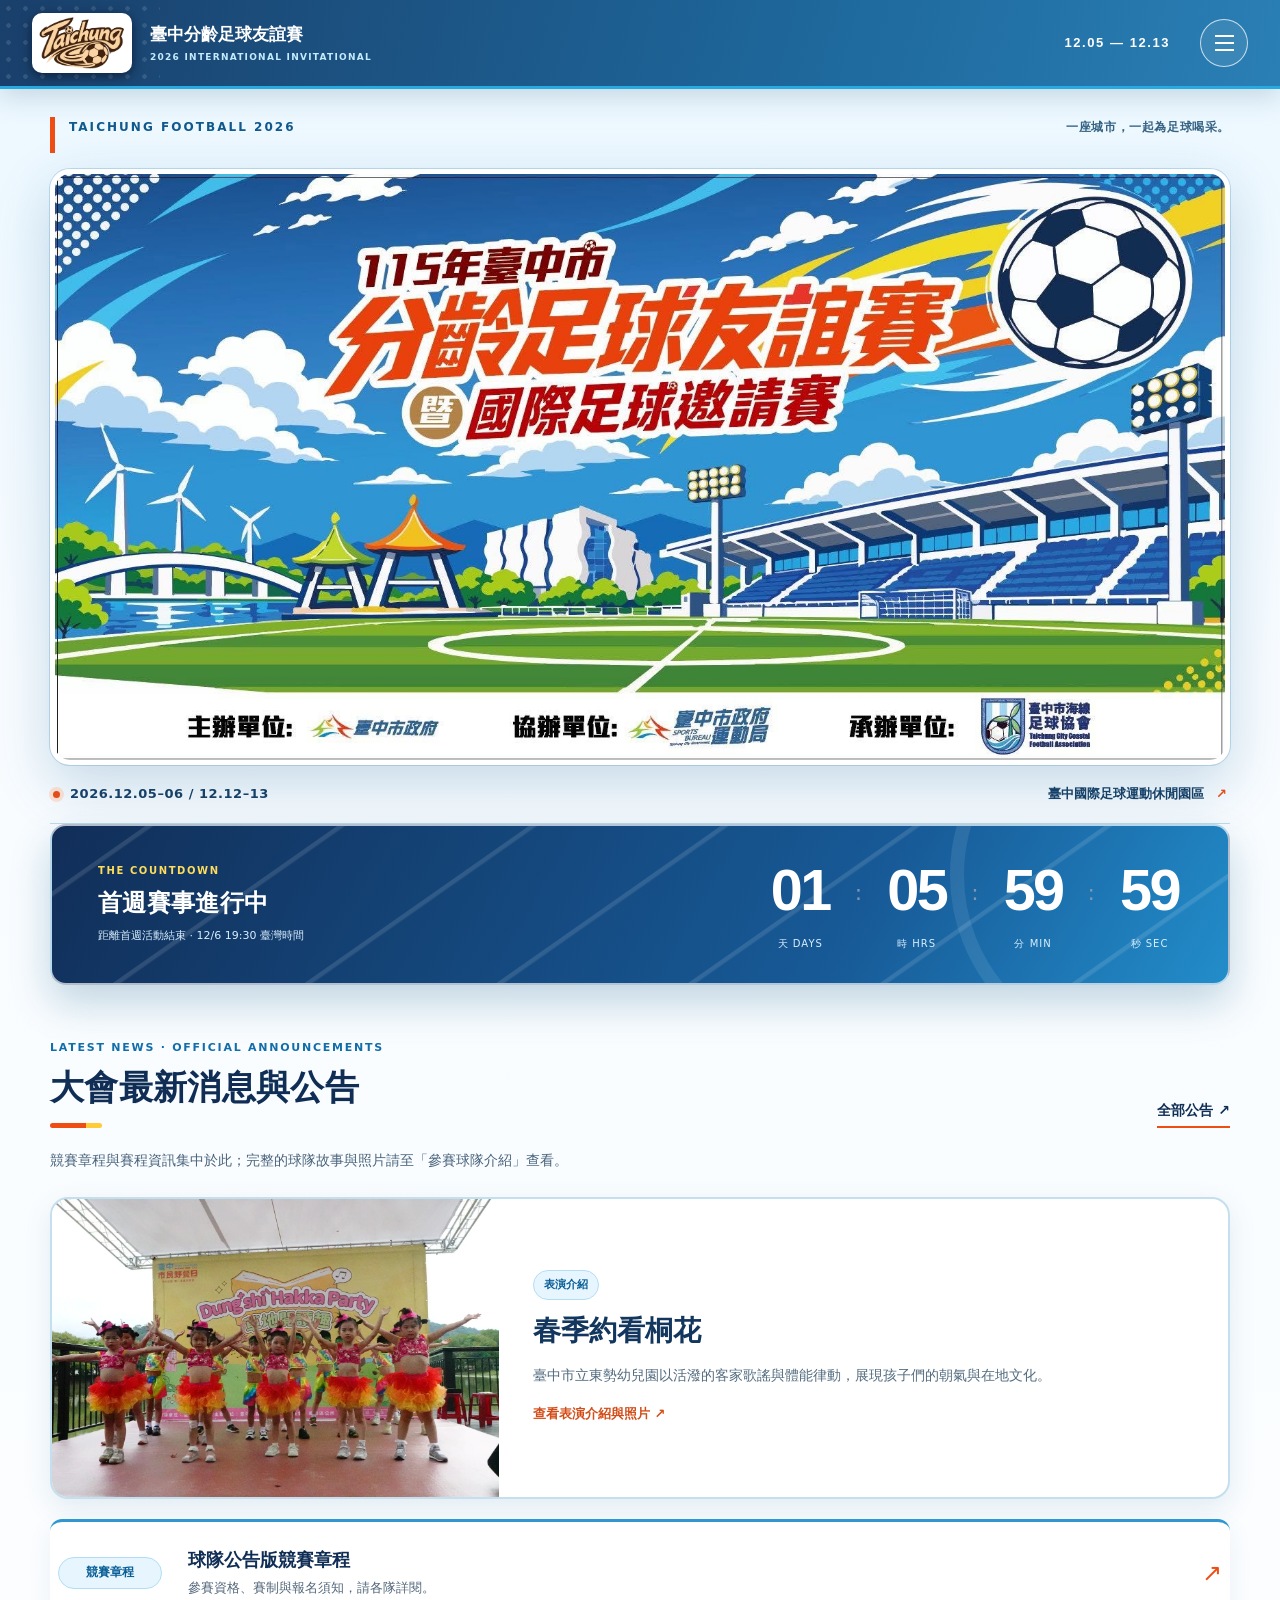
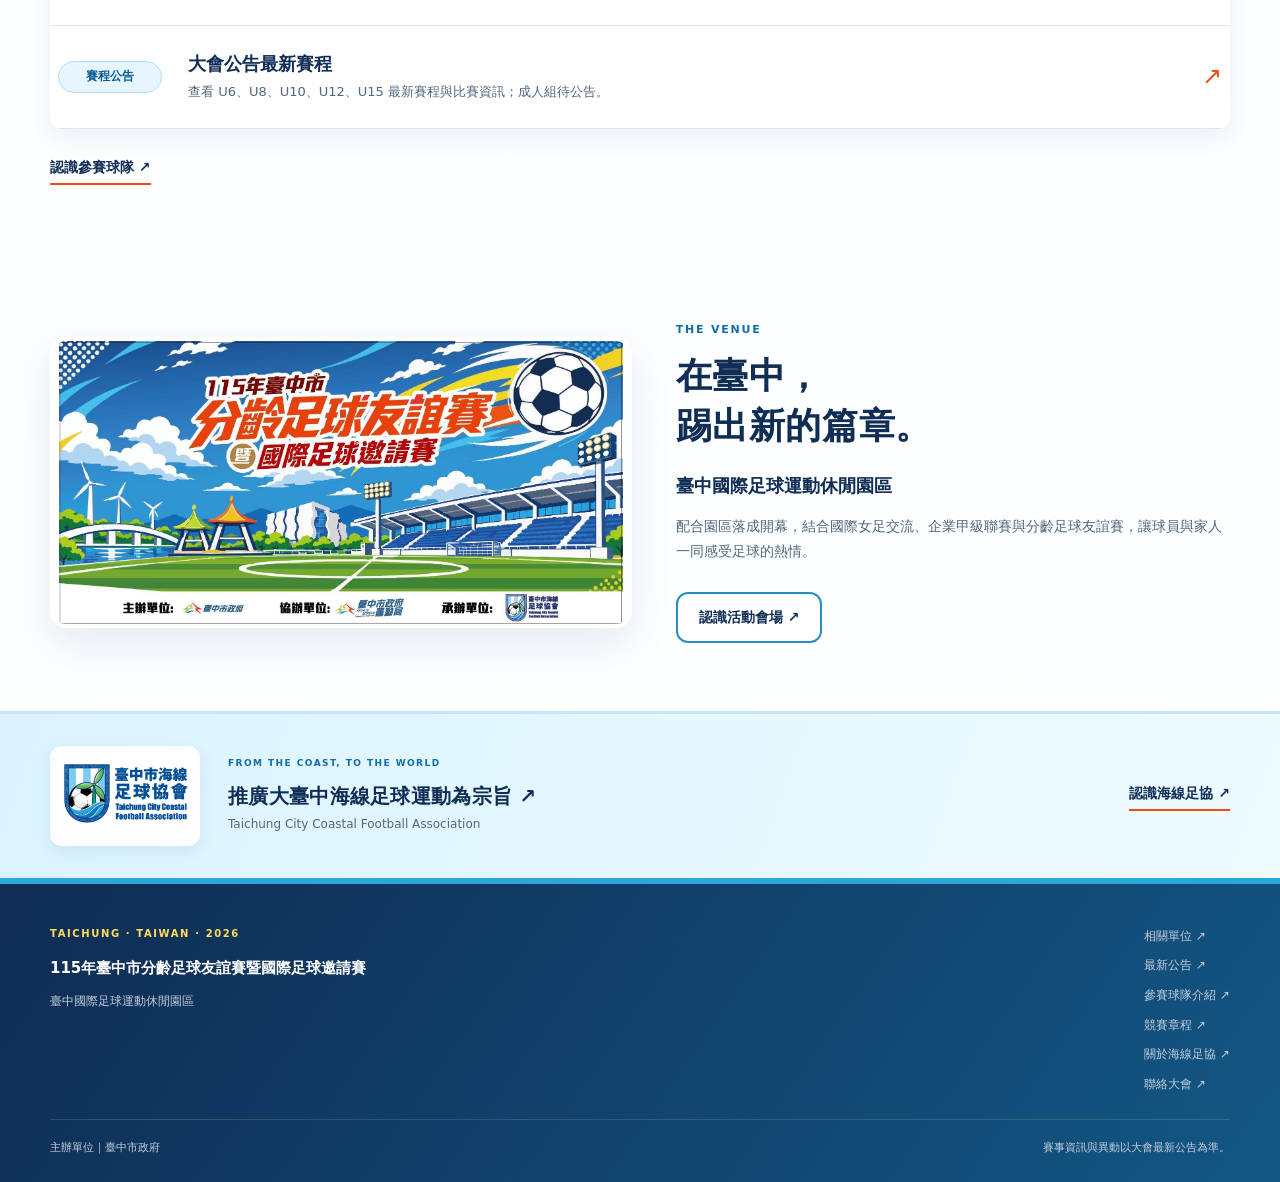
<file: index.html>
<!DOCTYPE html>
<html lang="zh-Hant"><head><meta charset="UTF-8"><meta name="viewport" content="width=device-width,initial-scale=1"><meta name="theme-color" content="#123966"><meta name="description" content="115年臺中市分齡足球友誼賽暨國際足球邀請賽｜活動資訊、賽程公告、競賽章程與比賽場地。"><meta property="og:title" content="首頁｜115年臺中市分齡足球友誼賽暨國際足球邀請賽"><meta property="og:description" content="2026年12月5–6日、12月12–13日，在臺中國際足球運動休閒園區相聚。"><meta property="og:image" content="主視覺.jpg"><title>首頁｜115年臺中市分齡足球友誼賽暨國際足球邀請賽</title><link rel="icon" href="logo.jpg" type="image/jpeg"><link rel="stylesheet" href="css/site.css"><link rel="stylesheet" href="css/theme-2026.css"><script src="js/site.js" defer></script><link rel="stylesheet" href="css/performance.css?v=20261126"></head><body><a class="skip-link" href="#main">跳至主要內容</a>
<header class="site-header"><div class="header-inner">
<a class="brand" href="index.html" aria-label="賽事首頁"><img src="logo.jpg" alt="Taichung 足球賽事 Logo" width="998" height="593"><span>臺中分齡足球友誼賽<small>2026 INTERNATIONAL INVITATIONAL</small></span></a>
<div class="header-right"><span class="header-date">12.05 — 12.13</span><button class="menu-toggle" type="button" aria-expanded="false" aria-controls="site-menu" aria-label="開啟導覽選單"><span></span><span></span><span></span></button></div>
</div><nav id="site-menu" class="site-menu" aria-label="主要導覽" hidden><div class="menu-inner">
<a href="index.html">首頁</a><a href="announcements.html">大會公告</a><a href="teams.html">參賽球隊介紹</a><a href="event-info.html">賽事資訊</a>
<details class="nav-schedule"><summary>賽程查詢</summary><div><a href="schedule.html?group=u6">U6</a><a href="schedule.html?group=u8">U8</a><a href="schedule.html?group=u10">U10</a><a href="schedule.html?group=u12">U12</a><a href="schedule.html?group=u15">U15</a><a href="schedule.html?group=adult">成人組</a></div></details>
<a href="regulations.html">競賽章程</a><a href="venue-map.html">活動會場</a><a href="partners.html">相關單位</a><a href="about.html">海線足球協會</a></div></nav></header><main id="main">
<section class="home-hero container" aria-labelledby="event-title"><div class="hero-kicker"><span class="eyebrow">TAICHUNG FOOTBALL 2026</span><span>一座城市，一起為足球喝采。</span></div><h1 id="event-title" class="sr-only">115年臺中市分齡足球友誼賽暨國際足球邀請賽</h1><div class="poster-frame"><img class="main-poster" src="主視覺.jpg" alt="115年臺中市分齡足球友誼賽暨國際足球邀請賽主視覺：足球、臺中地標與海線風車" width="1709" height="857" fetchpriority="high"><div class="poster-partner-links" aria-label="主視覺相關單位官方連結"><a class="poster-partner-link city" href="https://www.taichung.gov.tw/" target="_blank" rel="noopener noreferrer" aria-label="主辦單位：臺中市政府（開啟官方網站）" title="臺中市政府官方網站"></a><a class="poster-partner-link bureau" href="https://www.sport.taichung.gov.tw/" target="_blank" rel="noopener noreferrer" aria-label="協辦單位：臺中市政府運動局（開啟官方網站）" title="臺中市政府運動局官方網站"></a><a class="poster-partner-link coastal" href="https://www.facebook.com/profile.php?id=61555701383095" target="_blank" rel="noopener noreferrer" aria-label="承辦單位：臺中市海線足球協會（開啟 Facebook 粉絲頁）" title="臺中市海線足球協會 Facebook"></a></div></div>
<div class="event-meta"><span><i class="meta-dot"></i>2026.12.05–06 / 12.12–13</span><a href="venue-map.html">臺中國際足球運動休閒園區 <span>↗</span></a></div>
<section class="countdown-panel" aria-labelledby="countdown-title"><div class="countdown-intro"><span class="eyebrow">THE COUNTDOWN</span><h2 id="countdown-title">距離活動開始</h2><p id="countdown-note">2026.12.05 SAT · 13:00 臺灣時間</p></div><div class="countdown-digits" role="timer" aria-label="活動倒數"><div><strong id="count-days">--</strong><span>天 DAYS</span></div><b aria-hidden="true">:</b><div><strong id="count-hours">--</strong><span>時 HRS</span></div><b aria-hidden="true">:</b><div><strong id="count-minutes">--</strong><span>分 MIN</span></div><b aria-hidden="true">:</b><div><strong id="count-seconds">--</strong><span>秒 SEC</span></div></div></section></section>
<section class="section container fb-announcement-section" id="bulletin" aria-labelledby="bulletin-title"><div class="section-heading"><div><span class="eyebrow">LATEST NEWS · OFFICIAL ANNOUNCEMENTS</span><h2 id="bulletin-title">大會最新消息與公告</h2></div><a class="text-link" href="announcements.html">全部公告 <span>↗</span></a></div>
<p class="bulletin-intro">競賽章程與賽程資訊集中於此；完整的球隊故事與照片請至「參賽球隊介紹」查看。</p>
<a class="performance-feature" href="announcements.html#performance-spring-tung" aria-label="查看春季約看桐花表演介紹與照片">
  <span class="performance-feature-image"><img src="assets/表演/cover.webp" alt="東勢幼兒園孩子身穿客家風格服飾，在舞台上活力演出" loading="lazy" decoding="async"></span>
  <span class="performance-feature-copy"><span class="news-tag">表演介紹</span><strong>春季約看桐花</strong><span class="performance-feature-description">臺中市立東勢幼兒園以活潑的客家歌謠與體能律動，展現孩子們的朝氣與在地文化。</span><span class="performance-feature-action">查看表演介紹與照片 ↗</span></span>
</a>
<div class="news-list combined-news-list">
<a class="news-row" href="regulations.html"><span class="news-tag">競賽章程</span><div><h3>球隊公告版競賽章程</h3><p>參賽資格、賽制與報名須知，請各隊詳閱。</p></div><span class="row-arrow">↗</span></a>
<a class="news-row" href="schedule.html"><span class="news-tag">賽程公告</span><div><h3>大會公告最新賽程</h3><p>查看 U6、U8、U10、U12、U15 最新賽程與比賽資訊；成人組待公告。</p></div><span class="row-arrow">↗</span></a>
</div><p style="margin:24px 0 0"><a class="text-link" href="teams.html">認識參賽球隊 ↗</a></p></section>
<section class="section container venue-feature"><div class="venue-art" aria-hidden="true"><img src="主視覺.jpg" alt="" loading="lazy"><span>TAICHUNG<br>OUR HOME GROUND.</span></div><div class="venue-copy"><span class="eyebrow">THE VENUE</span><h2>在臺中，<br>踢出新的篇章。</h2><p class="venue-name">臺中國際足球運動休閒園區</p><p>配合園區落成開幕，結合國際女足交流、企業甲級聯賽與分齡足球友誼賽，讓球員與家人一同感受足球的熱情。</p><a class="button button-outline" href="venue-map.html">認識活動會場 ↗</a></div></section>
<section class="association-strip"><div class="container"><a class="association-logo-link" href="https://www.facebook.com/profile.php?id=61555701383095" target="_blank" rel="noopener noreferrer" aria-label="臺中市海線足球協會 Facebook 粉絲頁"><img src="assets/taichung-coastal-fa.png" alt="臺中市海線足球協會" width="1080" height="680" loading="lazy"></a><div><span class="eyebrow">FROM THE COAST, TO THE WORLD</span><h2><a href="https://www.facebook.com/profile.php?id=61555701383095" target="_blank" rel="noopener noreferrer">推廣大臺中海線足球運動為宗旨 ↗</a></h2><p>Taichung City Coastal Football Association</p></div><a class="text-link" href="about.html">認識海線足協 ↗</a></div></section></main><footer class="site-footer"><div class="container footer-inner"><div><span class="eyebrow">TAICHUNG · TAIWAN · 2026</span><strong>115年臺中市分齡足球友誼賽暨國際足球邀請賽</strong><p>臺中國際足球運動休閒園區</p></div><div class="footer-links"><a href="partners.html">相關單位 ↗</a><a href="announcements.html">最新公告 ↗</a><a href="teams.html">參賽球隊介紹 ↗</a><a href="regulations.html">競賽章程 ↗</a><a href="about.html">關於海線足協 ↗</a><a href="mailto:taichungportcup@gmail.com">聯絡大會 ↗</a></div><div class="footer-bottom"><span>主辦單位｜臺中市政府</span><span>賽事資訊與異動以大會最新公告為準。</span></div></div></footer><noscript><div class="no-script">目前停用 JavaScript，倒數與篩選無法更新。<a href="event-info.html">賽事資訊</a> · <a href="schedule.html">賽程</a> · <a href="regulations.html">競賽章程</a> · <a href="venue-map.html">活動會場</a> · <a href="partners.html">相關單位</a> · <a href="about.html">協會介紹</a></div></noscript></body></html>
</file>
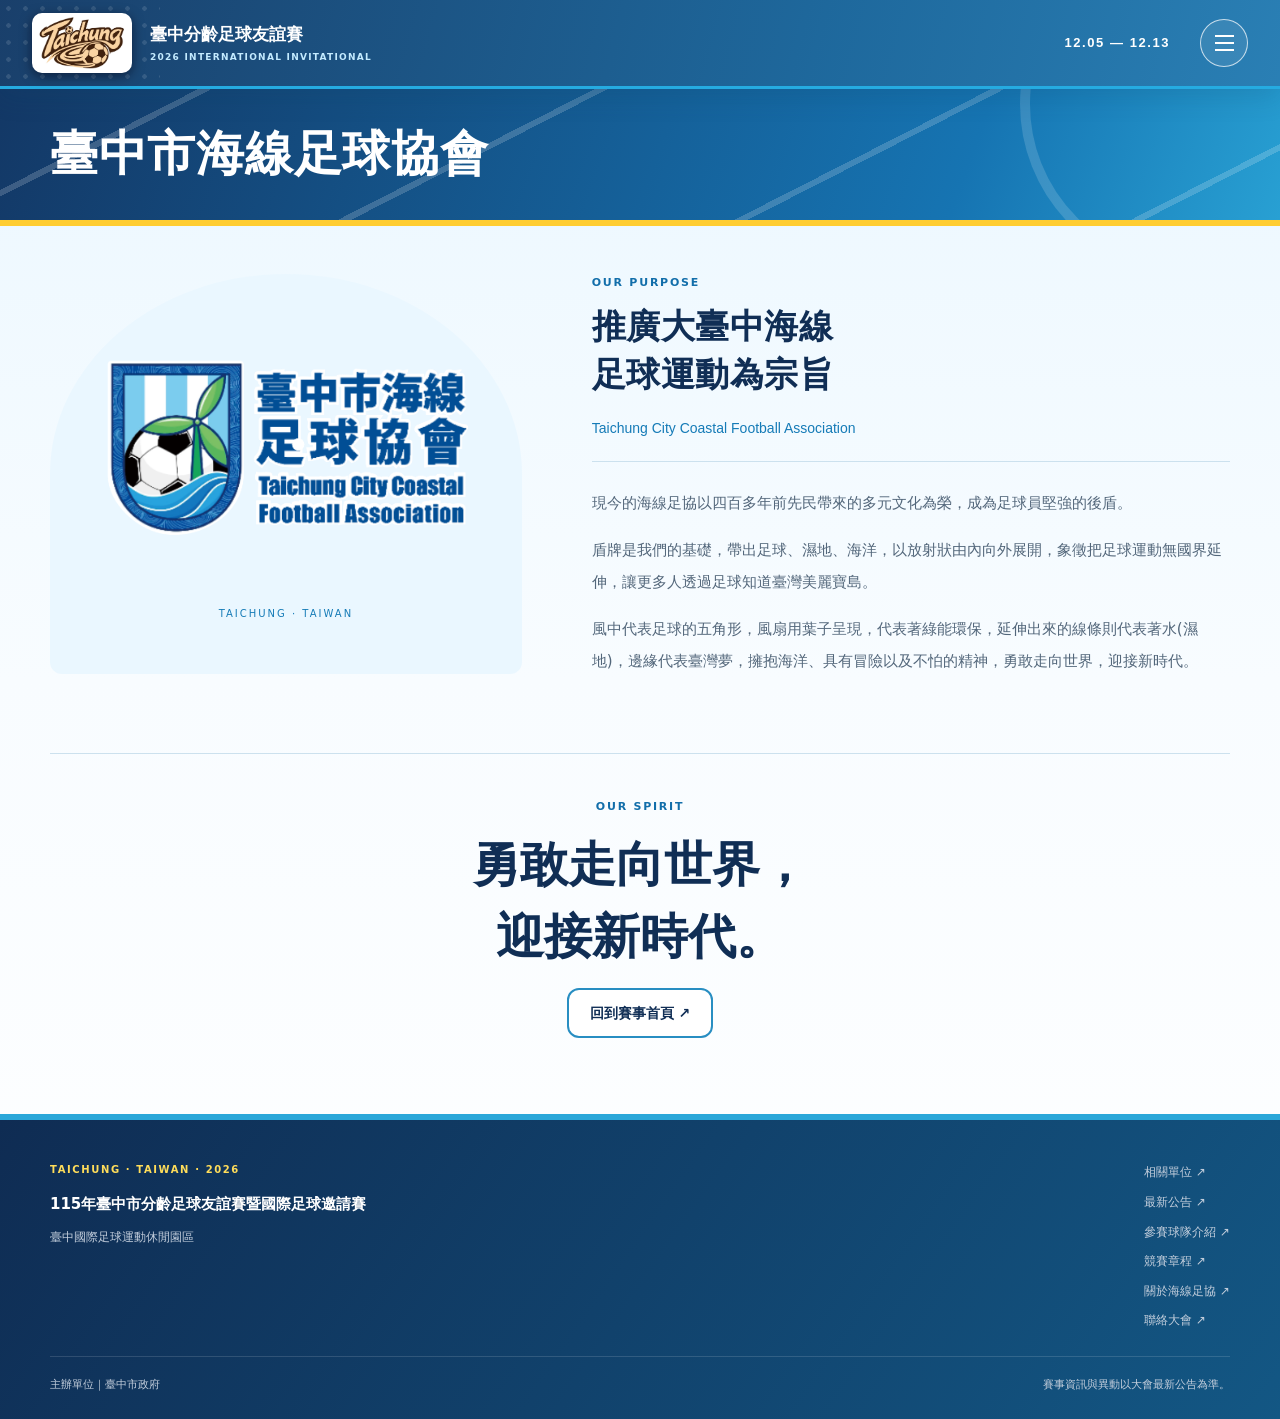
<file: about.html>
<!DOCTYPE html>
<html lang="zh-Hant"><head><meta charset="UTF-8"><meta name="viewport" content="width=device-width,initial-scale=1"><meta name="theme-color" content="#123966"><meta name="description" content="臺中市海線足球協會介紹：推廣大臺中海線足球運動為宗旨，透過足球讓更多人認識臺灣。"><meta property="og:title" content="海線足球協會｜115年臺中市分齡足球友誼賽暨國際足球邀請賽"><meta property="og:description" content="2026年12月5–6日、12月12–13日，在臺中國際足球運動休閒園區相聚。"><meta property="og:image" content="主視覺.jpg"><title>海線足球協會｜115年臺中市分齡足球友誼賽暨國際足球邀請賽</title><link rel="icon" href="logo.jpg" type="image/jpeg"><link rel="stylesheet" href="css/site.css"><link rel="stylesheet" href="css/theme-2026.css"><script src="js/site.js" defer></script></head><body><a class="skip-link" href="#main">跳至主要內容</a>
<header class="site-header"><div class="header-inner">
<a class="brand" href="index.html" aria-label="賽事首頁"><img src="logo.jpg" alt="Taichung 足球賽事 Logo" width="998" height="593"><span>臺中分齡足球友誼賽<small>2026 INTERNATIONAL INVITATIONAL</small></span></a>
<div class="header-right"><span class="header-date">12.05 — 12.13</span><button class="menu-toggle" type="button" aria-expanded="false" aria-controls="site-menu" aria-label="開啟導覽選單"><span></span><span></span><span></span></button></div>
</div><nav id="site-menu" class="site-menu" aria-label="主要導覽" hidden><div class="menu-inner">
<a href="index.html">首頁</a><a href="announcements.html">大會公告</a><a href="teams.html">參賽球隊介紹</a><a href="event-info.html">賽事資訊</a>
<details class="nav-schedule"><summary>賽程查詢</summary><div><a href="schedule.html?group=u6">U6</a><a href="schedule.html?group=u8">U8</a><a href="schedule.html?group=u10">U10</a><a href="schedule.html?group=u12">U12</a><a href="schedule.html?group=u15">U15</a><a href="schedule.html?group=adult">成人組</a></div></details>
<a href="regulations.html">競賽章程</a><a href="venue-map.html">活動會場</a><a href="partners.html">相關單位</a><a href="about.html">海線足球協會</a></div></nav></header><main id="main"><header class="page-heading"><div class="container"><h1>臺中市海線足球協會</h1></div></header><div class="container page-content"><section class="about-intro"><div class="about-emblem"><img src="assets/taichung-coastal-fa.png" alt="臺中市海線足球協會盾牌標誌，結合足球、風車、濕地與海洋" width="1080" height="680"><span>TAICHUNG · TAIWAN</span></div><div class="about-story"><span class="eyebrow">OUR PURPOSE</span><h2>推廣大臺中海線<br>足球運動為宗旨</h2><p class="english-name">Taichung City Coastal Football Association</p><p>現今的海線足協以四百多年前先民帶來的多元文化為榮，成為足球員堅強的後盾。</p><p>盾牌是我們的基礎，帶出足球、濕地、海洋，以放射狀由內向外展開，象徵把足球運動無國界延伸，讓更多人透過足球知道臺灣美麗寶島。</p><p>風中代表足球的五角形，風扇用葉子呈現，代表著綠能環保，延伸出來的線條則代表著水(濕地)，邊緣代表臺灣夢，擁抱海洋、具有冒險以及不怕的精神，勇敢走向世界，迎接新時代。</p></div></section><div class="about-quote"><span class="eyebrow">OUR SPIRIT</span><p>勇敢走向世界，<br>迎接新時代。</p><a class="button button-outline" href="index.html">回到賽事首頁 ↗</a></div></div></main><footer class="site-footer"><div class="container footer-inner"><div><span class="eyebrow">TAICHUNG · TAIWAN · 2026</span><strong>115年臺中市分齡足球友誼賽暨國際足球邀請賽</strong><p>臺中國際足球運動休閒園區</p></div><div class="footer-links"><a href="partners.html">相關單位 ↗</a><a href="announcements.html">最新公告 ↗</a><a href="teams.html">參賽球隊介紹 ↗</a><a href="regulations.html">競賽章程 ↗</a><a href="about.html">關於海線足協 ↗</a><a href="mailto:taichungportcup@gmail.com">聯絡大會 ↗</a></div><div class="footer-bottom"><span>主辦單位｜臺中市政府</span><span>賽事資訊與異動以大會最新公告為準。</span></div></div></footer><noscript><div class="no-script">目前停用 JavaScript，倒數與篩選無法更新。<a href="event-info.html">賽事資訊</a> · <a href="schedule.html">賽程</a> · <a href="regulations.html">競賽章程</a> · <a href="venue-map.html">活動會場</a> · <a href="partners.html">相關單位</a> · <a href="about.html">協會介紹</a></div></noscript></body></html>
</file>
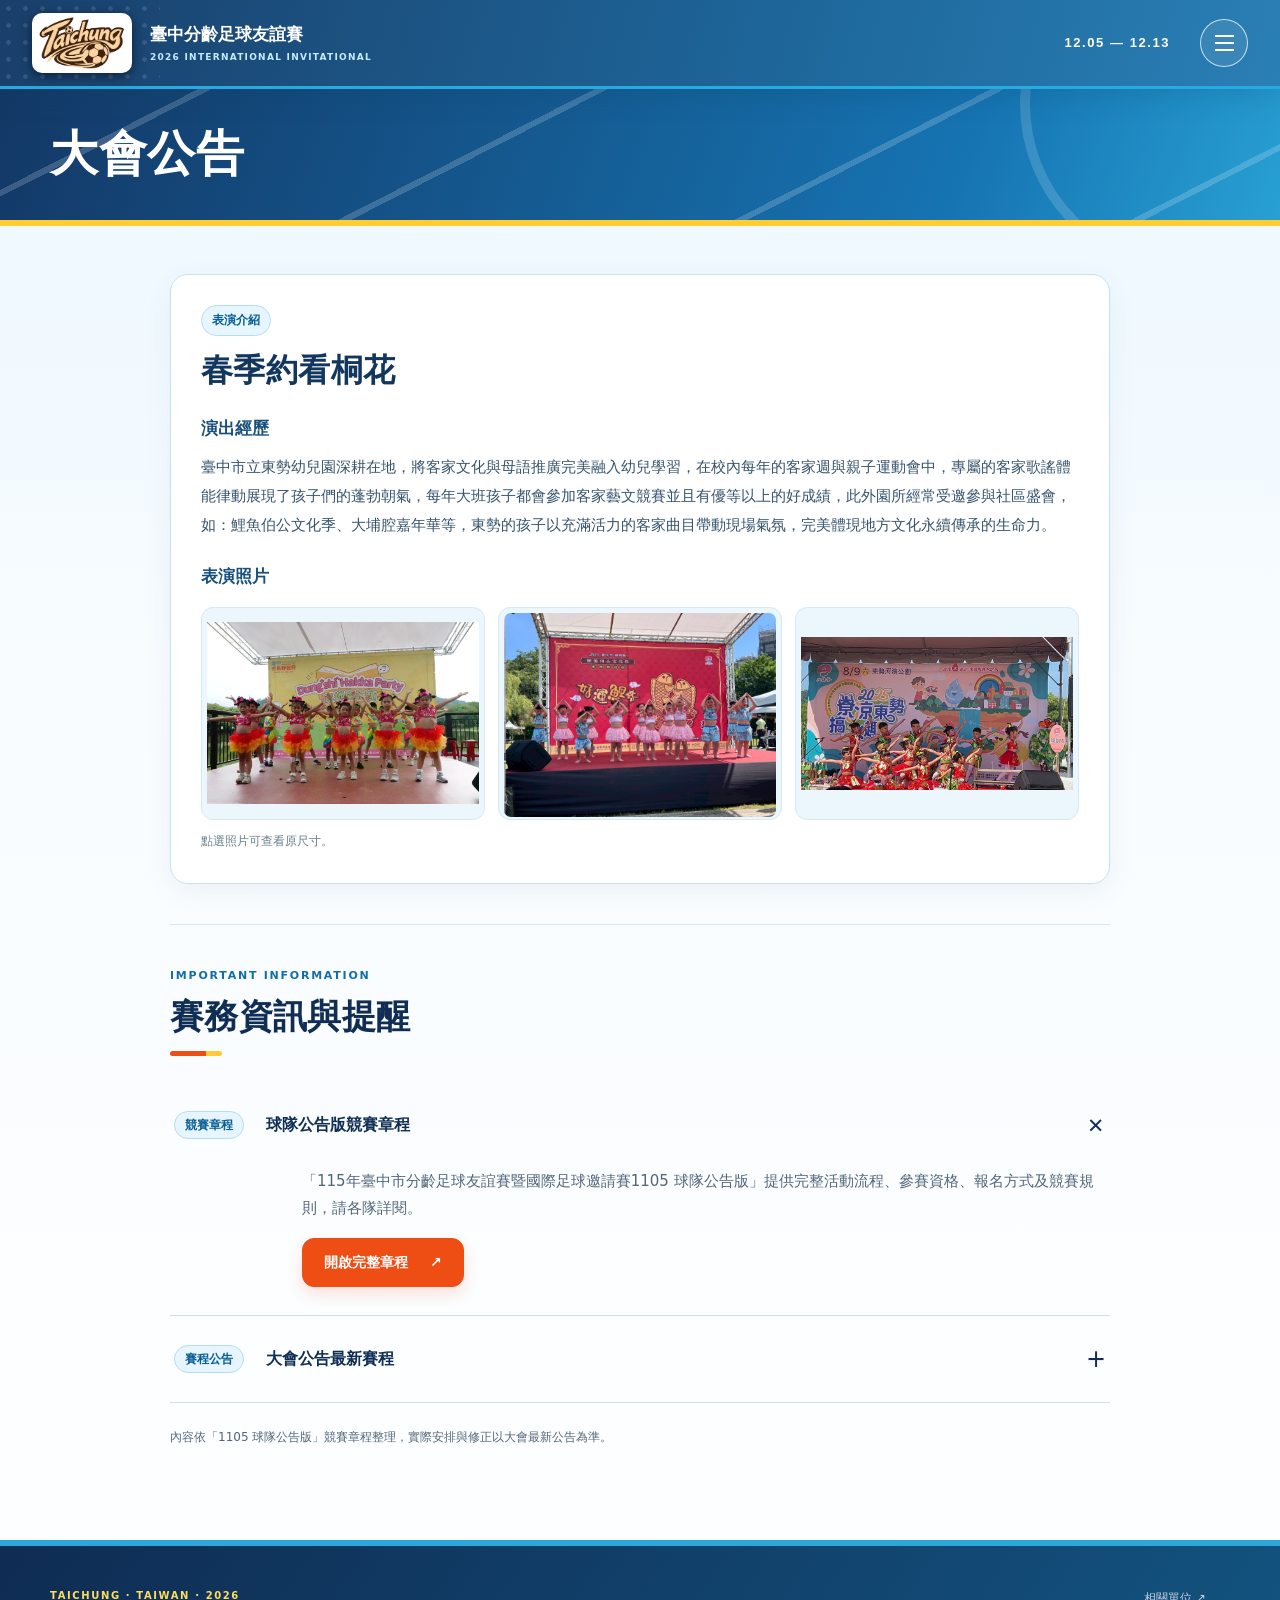
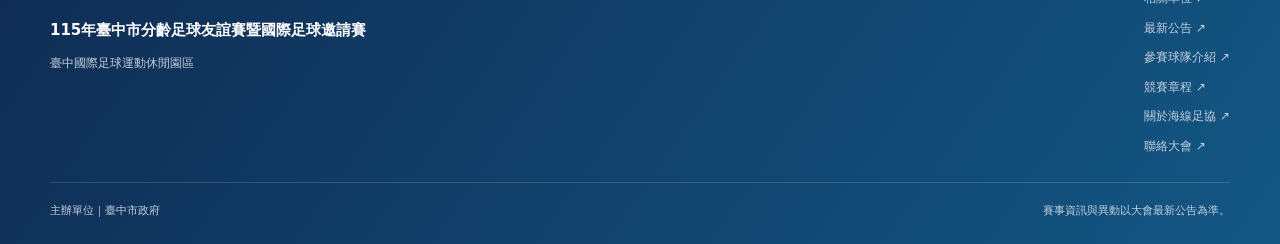
<file: announcements.html>
<!DOCTYPE html>
<html lang="zh-Hant"><head><meta charset="UTF-8"><meta name="viewport" content="width=device-width,initial-scale=1"><meta name="theme-color" content="#123966"><meta name="description" content="115年臺中市分齡足球友誼賽暨國際足球邀請賽｜活動資訊、賽程公告、競賽章程與比賽場地。"><meta property="og:title" content="大會公告｜115年臺中市分齡足球友誼賽暨國際足球邀請賽"><meta property="og:description" content="2026年12月5–6日、12月12–13日，在臺中國際足球運動休閒園區相聚。"><meta property="og:image" content="主視覺.jpg"><title>大會公告｜115年臺中市分齡足球友誼賽暨國際足球邀請賽</title><link rel="icon" href="logo.jpg" type="image/jpeg"><link rel="stylesheet" href="css/site.css"><link rel="stylesheet" href="css/theme-2026.css"><script src="js/site.js" defer></script><link rel="stylesheet" href="css/performance.css?v=20261126"></head><body><a class="skip-link" href="#main">跳至主要內容</a>
<header class="site-header"><div class="header-inner">
<a class="brand" href="index.html" aria-label="賽事首頁"><img src="logo.jpg" alt="Taichung 足球賽事 Logo" width="998" height="593"><span>臺中分齡足球友誼賽<small>2026 INTERNATIONAL INVITATIONAL</small></span></a>
<div class="header-right"><span class="header-date">12.05 — 12.13</span><button class="menu-toggle" type="button" aria-expanded="false" aria-controls="site-menu" aria-label="開啟導覽選單"><span></span><span></span><span></span></button></div>
</div><nav id="site-menu" class="site-menu" aria-label="主要導覽" hidden><div class="menu-inner">
<a href="index.html">首頁</a><a href="announcements.html">大會公告</a><a href="teams.html">參賽球隊介紹</a><a href="event-info.html">賽事資訊</a>
<details class="nav-schedule"><summary>賽程查詢</summary><div><a href="schedule.html?group=u6">U6</a><a href="schedule.html?group=u8">U8</a><a href="schedule.html?group=u10">U10</a><a href="schedule.html?group=u12">U12</a><a href="schedule.html?group=u15">U15</a><a href="schedule.html?group=adult">成人組</a></div></details>
<a href="regulations.html">競賽章程</a><a href="venue-map.html">活動會場</a><a href="partners.html">相關單位</a><a href="about.html">海線足球協會</a></div></nav></header><main id="main"><header class="page-heading"><div class="container"><h1>大會公告</h1></div></header><div class="container page-content narrow"><article class="performance-article" id="performance-spring-tung" aria-labelledby="performance-spring-tung-title">
  <span class="news-tag">表演介紹</span>
  <h2 id="performance-spring-tung-title">春季約看桐花</h2>
  <h3>演出經歷</h3>
  <p>臺中市立東勢幼兒園深耕在地，將客家文化與母語推廣完美融入幼兒學習，在校內每年的客家週與親子運動會中，專屬的客家歌謠體能律動展現了孩子們的蓬勃朝氣，每年大班孩子都會參加客家藝文競賽並且有優等以上的好成績，此外園所經常受邀參與社區盛會，如：鯉魚伯公文化季、大埔腔嘉年華等，東勢的孩子以充滿活力的客家曲目帶動現場氣氛，完美體現地方文化永續傳承的生命力。</p>
  <h3>表演照片</h3>
  <div class="performance-gallery" aria-label="春季約看桐花表演照片">
  <a href="assets/表演/S__136069341.jpg" target="_blank" rel="noopener noreferrer" aria-label="開啟第一張表演照片原圖"><img src="assets/表演/S__136069341.jpg" loading="lazy" decoding="async" alt="孩子穿著鮮豔服裝，在戶外舞台表演客家歌謠體能律動"></a>
  <a href="assets/表演/S__136069342.jpg" target="_blank" rel="noopener noreferrer" aria-label="開啟第二張表演照片原圖"><img src="assets/表演/S__136069342.jpg" loading="lazy" decoding="async" alt="幼兒園表演團隊在社區活動舞台演出"></a>
  <a href="assets/表演/S__136069343.jpg" target="_blank" rel="noopener noreferrer" aria-label="開啟第三張表演照片原圖"><img src="assets/表演/S__136069343.jpg" loading="lazy" decoding="async" alt="孩子們在戶外活動中進行客家文化舞蹈表演"></a>
</div><p class="performance-gallery-caption">點選照片可查看原尺寸。</p>
</article>
<section class="announcement-secondary" aria-labelledby="official-info-title"><div class="section-heading"><div><span class="eyebrow">IMPORTANT INFORMATION</span><h2 id="official-info-title">賽務資訊與提醒</h2></div></div>
<details class="announcement" open><summary><span class="news-tag">競賽章程</span><span>球隊公告版競賽章程</span><b aria-hidden="true">+</b></summary><div><p>「115年臺中市分齡足球友誼賽暨國際足球邀請賽1105 球隊公告版」提供完整活動流程、參賽資格、報名方式及競賽規則，請各隊詳閱。</p><a class="button button-primary" href="115年臺中市分齡足球友誼賽暨國際足球邀請賽1105 球隊公告版.pdf" target="_blank" rel="noopener">開啟完整章程 <span>↗</span></a></div></details>

<details class="announcement"><summary><span class="news-tag">賽程公告</span><span>大會公告最新賽程</span><b aria-hidden="true">+</b></summary><div><p>U6、U8、U10、U12、U15 組已開放最新賽程查詢；成人組賽程待大會公告。各場次與比分請以賽程查詢頁更新為準。</p><a class="text-link" href="schedule.html">前往賽程查詢 ↗</a></div></details><p class="source-note">內容依「1105 球隊公告版」競賽章程整理，實際安排與修正以大會最新公告為準。</p></section></div></main><footer class="site-footer"><div class="container footer-inner"><div><span class="eyebrow">TAICHUNG · TAIWAN · 2026</span><strong>115年臺中市分齡足球友誼賽暨國際足球邀請賽</strong><p>臺中國際足球運動休閒園區</p></div><div class="footer-links"><a href="partners.html">相關單位 ↗</a><a href="announcements.html">最新公告 ↗</a><a href="teams.html">參賽球隊介紹 ↗</a><a href="regulations.html">競賽章程 ↗</a><a href="about.html">關於海線足協 ↗</a><a href="mailto:taichungportcup@gmail.com">聯絡大會 ↗</a></div><div class="footer-bottom"><span>主辦單位｜臺中市政府</span><span>賽事資訊與異動以大會最新公告為準。</span></div></div></footer><noscript><div class="no-script">目前停用 JavaScript，倒數與篩選無法更新。<a href="event-info.html">賽事資訊</a> · <a href="schedule.html">賽程</a> · <a href="regulations.html">競賽章程</a> · <a href="venue-map.html">活動會場</a> · <a href="partners.html">相關單位</a> · <a href="about.html">協會介紹</a></div></noscript></body></html>
</file>
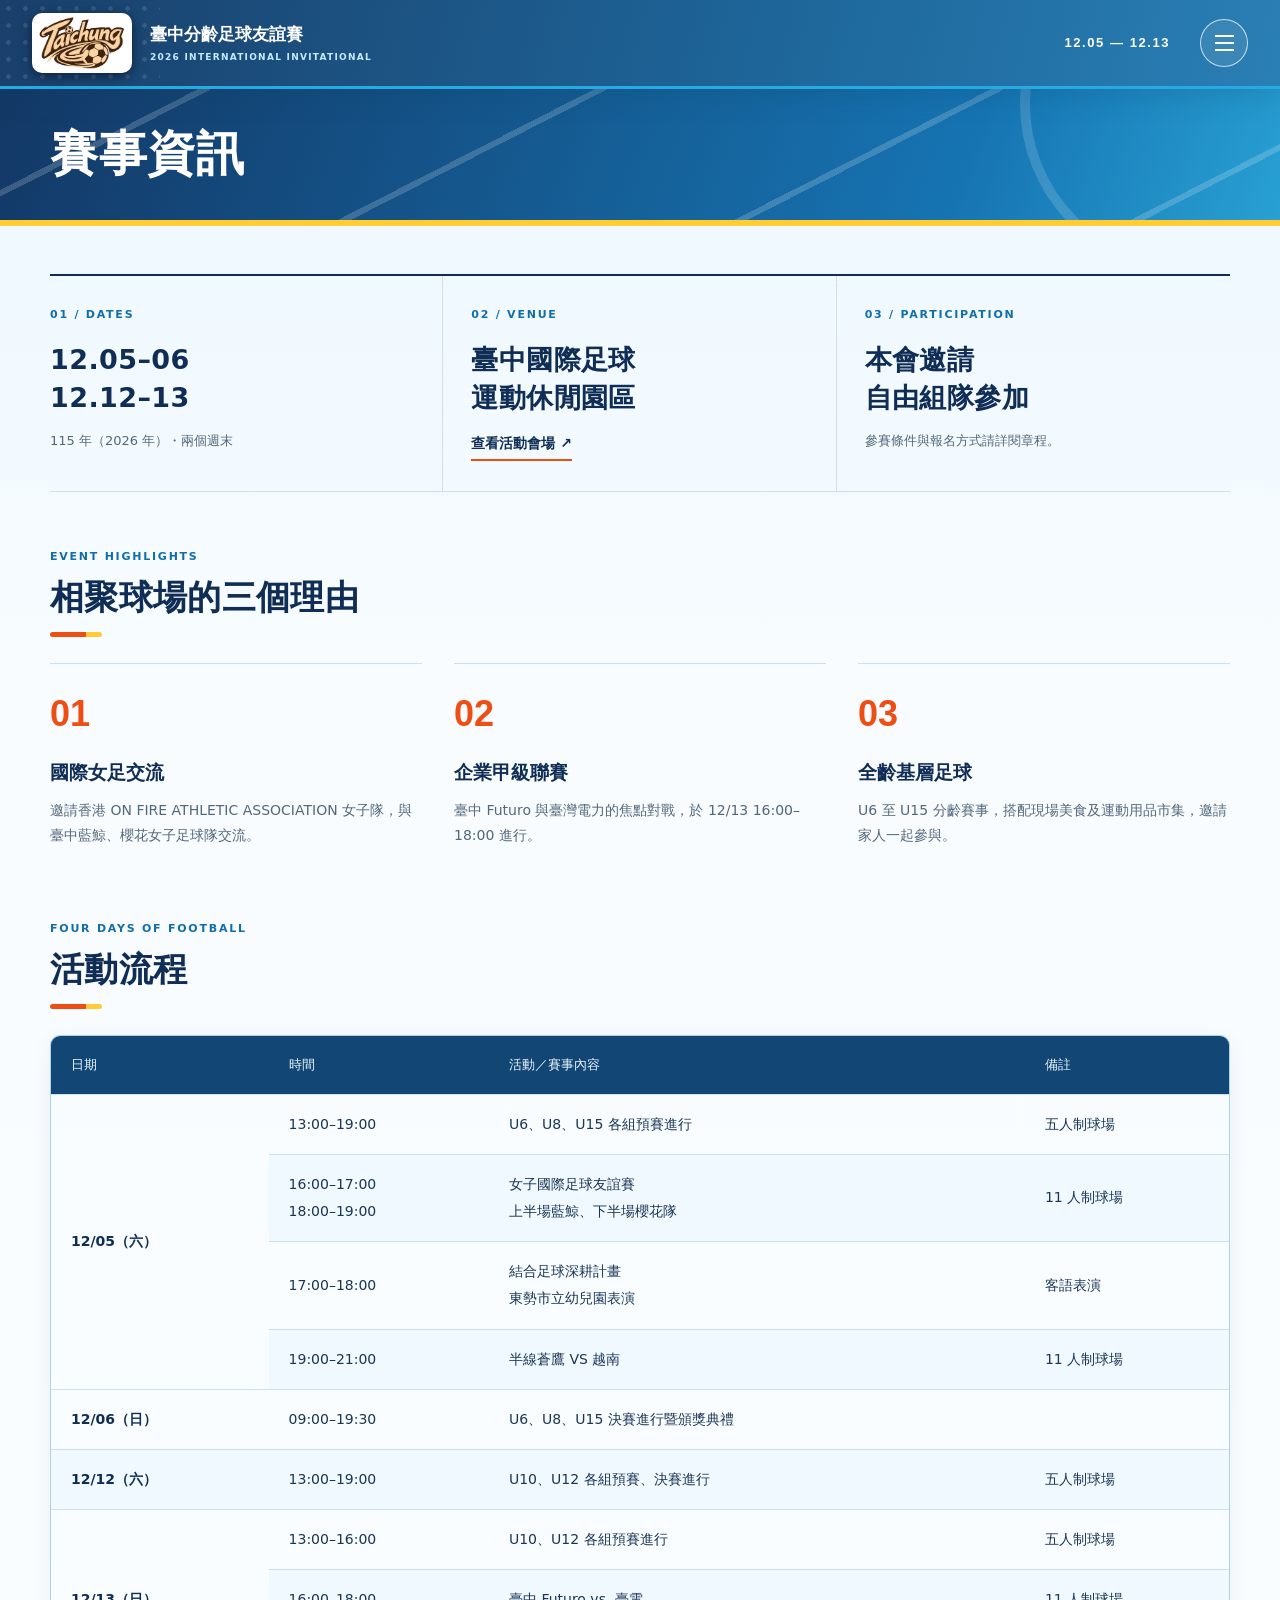
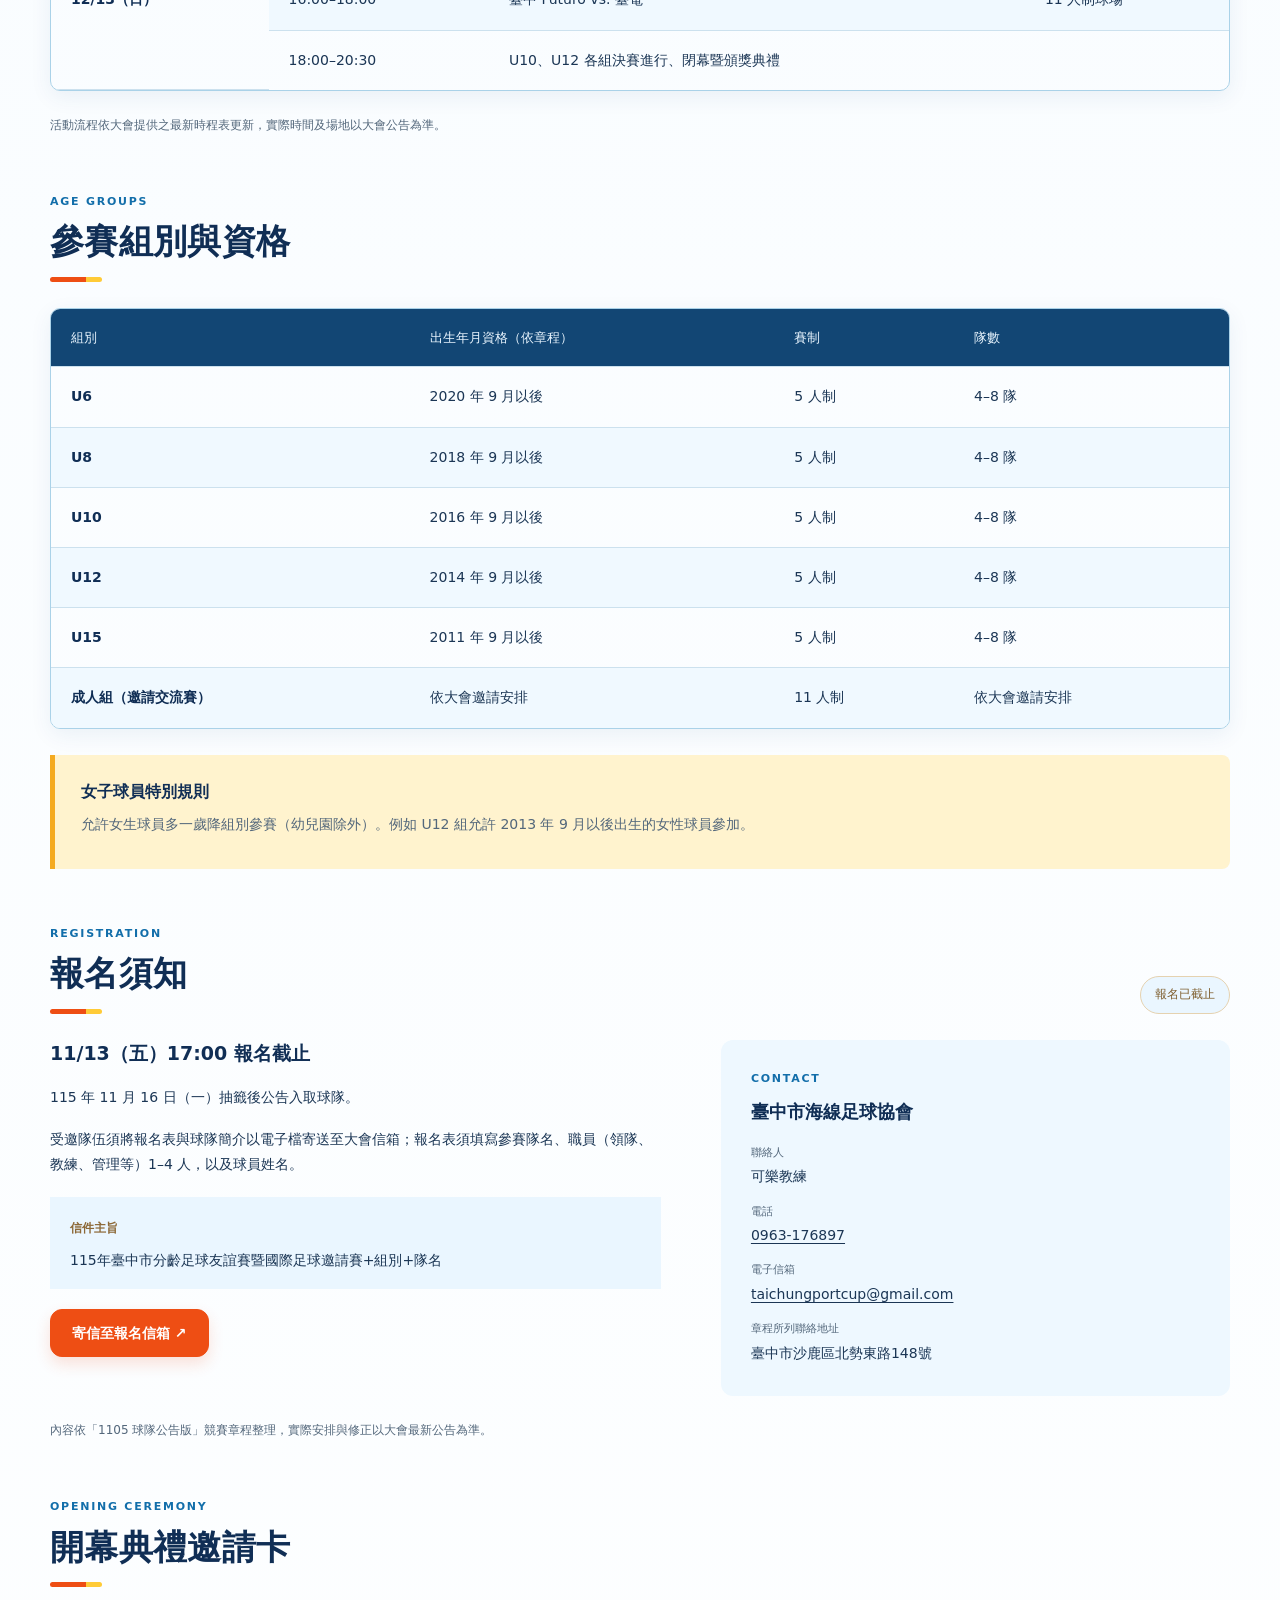
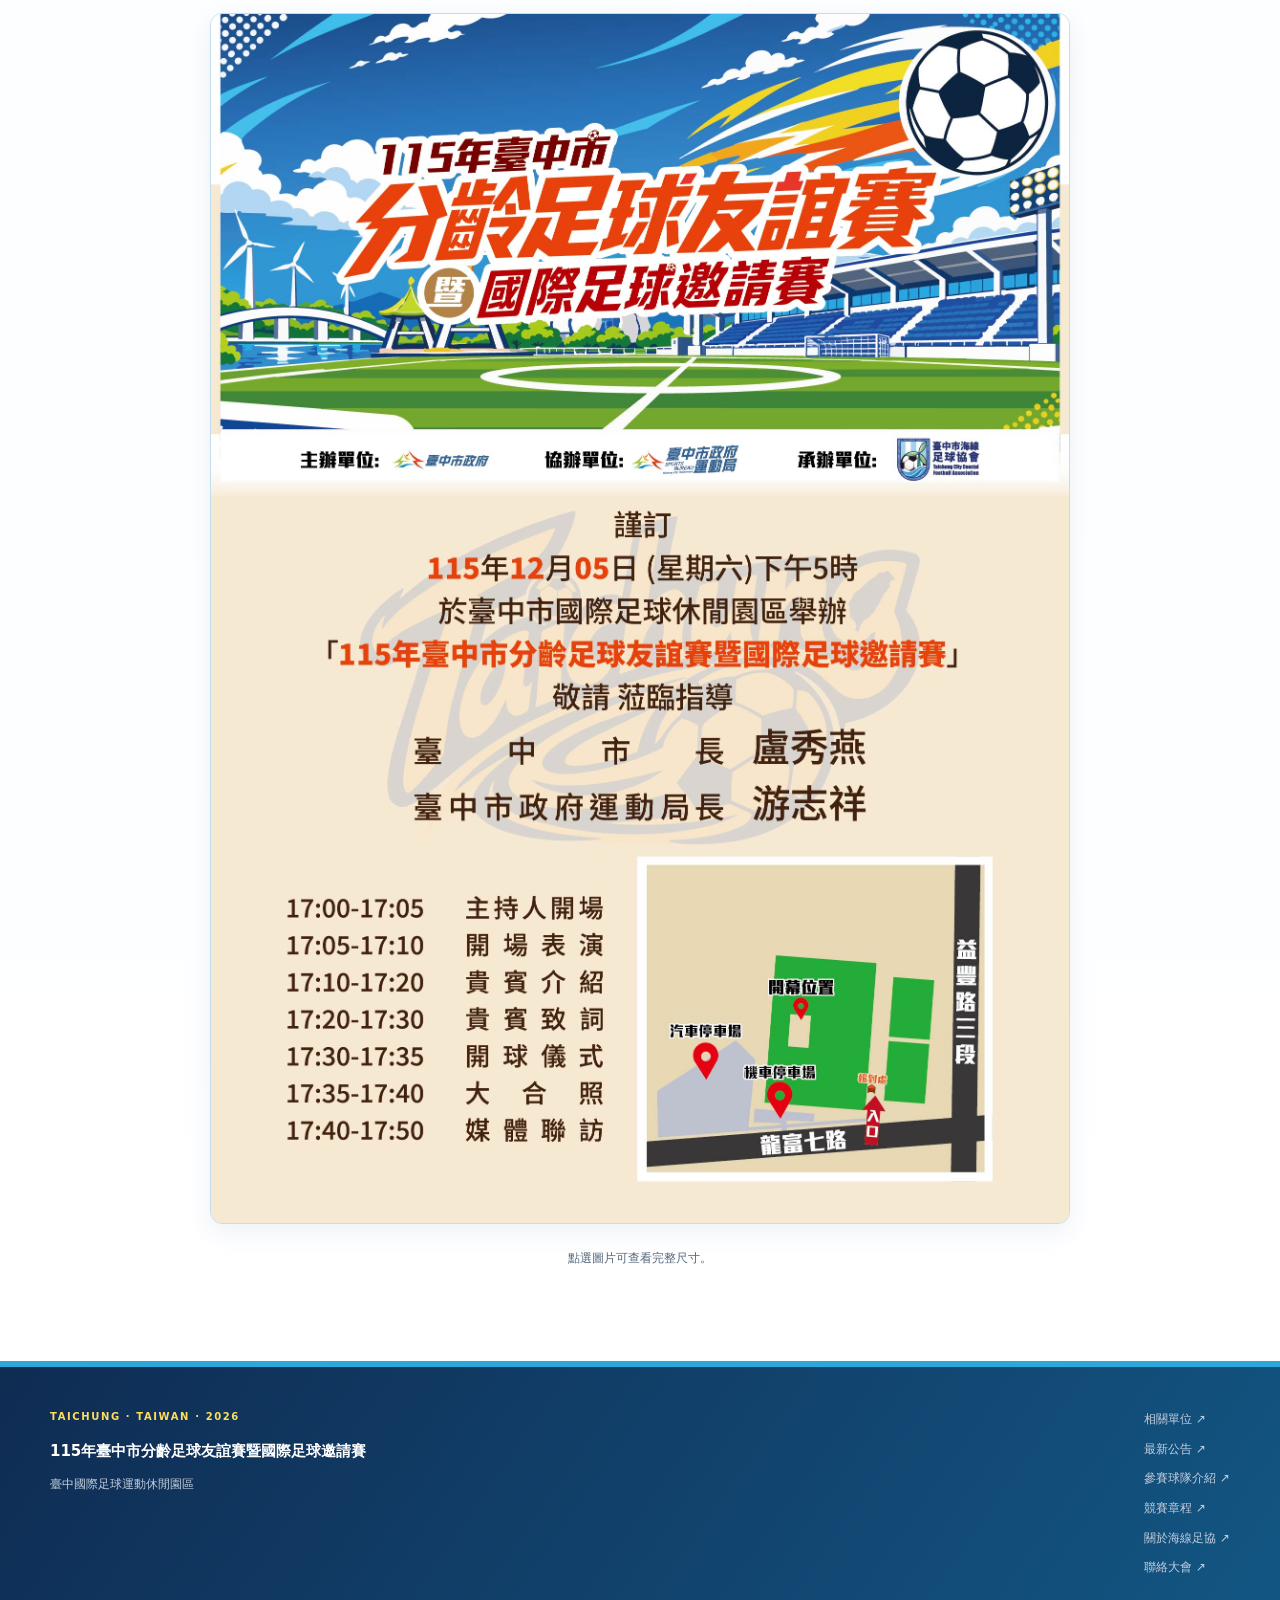
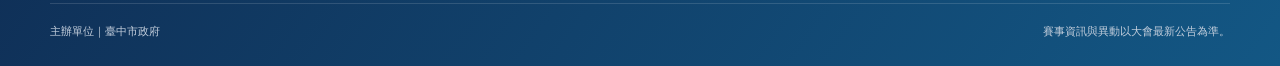
<file: event-info.html>
<!DOCTYPE html>
<html lang="zh-Hant"><head><meta charset="UTF-8"><meta name="viewport" content="width=device-width,initial-scale=1"><meta name="theme-color" content="#123966"><meta name="description" content="115年臺中市分齡足球友誼賽暨國際足球邀請賽｜活動資訊、賽程公告、競賽章程與比賽場地。"><meta property="og:title" content="賽事資訊｜115年臺中市分齡足球友誼賽暨國際足球邀請賽"><meta property="og:description" content="2026年12月5–6日、12月12–13日，在臺中國際足球運動休閒園區相聚。"><meta property="og:image" content="主視覺.jpg"><title>賽事資訊｜115年臺中市分齡足球友誼賽暨國際足球邀請賽</title><link rel="icon" href="logo.jpg" type="image/jpeg"><link rel="stylesheet" href="css/site.css"><link rel="stylesheet" href="css/theme-2026.css"><link rel="stylesheet" href="css/event-info.css"><script src="js/site.js" defer></script></head><body><a class="skip-link" href="#main">跳至主要內容</a>
<header class="site-header"><div class="header-inner">
<a class="brand" href="index.html" aria-label="賽事首頁"><img src="logo.jpg" alt="Taichung 足球賽事 Logo" width="998" height="593"><span>臺中分齡足球友誼賽<small>2026 INTERNATIONAL INVITATIONAL</small></span></a>
<div class="header-right"><span class="header-date">12.05 — 12.13</span><button class="menu-toggle" type="button" aria-expanded="false" aria-controls="site-menu" aria-label="開啟導覽選單"><span></span><span></span><span></span></button></div>
</div><nav id="site-menu" class="site-menu" aria-label="主要導覽" hidden><div class="menu-inner">
<a href="index.html">首頁</a><a href="announcements.html">大會公告</a><a href="teams.html">參賽球隊介紹</a><a href="event-info.html">賽事資訊</a>
<details class="nav-schedule"><summary>賽程查詢</summary><div><a href="schedule.html?group=u6">U6</a><a href="schedule.html?group=u8">U8</a><a href="schedule.html?group=u10">U10</a><a href="schedule.html?group=u12">U12</a><a href="schedule.html?group=u15">U15</a><a href="schedule.html?group=adult">成人組</a></div></details>
<a href="regulations.html">競賽章程</a><a href="venue-map.html">活動會場</a><a href="partners.html">相關單位</a><a href="about.html">海線足球協會</a></div></nav></header><main id="main"><header class="page-heading"><div class="container"><h1>賽事資訊</h1></div></header><div class="container page-content">
<div class="info-overview"><article><span class="eyebrow">01 / DATES</span><h2>12.05–06<br>12.12–13</h2><p>115 年（2026 年）・兩個週末</p></article><article><span class="eyebrow">02 / VENUE</span><h2>臺中國際足球<br>運動休閒園區</h2><a class="text-link" href="venue-map.html">查看活動會場 ↗</a></article><article><span class="eyebrow">03 / PARTICIPATION</span><h2>本會邀請<br>自由組隊參加</h2><p>參賽條件與報名方式請詳閱章程。</p></article></div>
<section class="content-section"><div class="section-heading"><div><span class="eyebrow">EVENT HIGHLIGHTS</span><h2>相聚球場的三個理由</h2></div></div><div class="feature-grid"><article><span class="feature-number">01</span><h3>國際女足交流</h3><p>邀請香港 ON FIRE ATHLETIC ASSOCIATION 女子隊，與臺中藍鯨、櫻花女子足球隊交流。</p></article><article><span class="feature-number">02</span><h3>企業甲級聯賽</h3><p>臺中 Futuro 與臺灣電力的焦點對戰，於 12/13 16:00–18:00 進行。</p></article><article><span class="feature-number">03</span><h3>全齡基層足球</h3><p>U6 至 U15 分齡賽事，搭配現場美食及運動用品市集，邀請家人一起參與。</p></article></div></section>
<section class="content-section" id="program"><div class="section-heading"><div><span class="eyebrow">FOUR DAYS OF FOOTBALL</span><h2>活動流程</h2></div></div><div class="table-scroll" tabindex="0" role="region" aria-label="活動流程表，可橫向捲動"><table><thead><tr><th>日期</th><th>時間</th><th>活動／賽事內容</th><th>備註</th></tr></thead><tbody>
<tr data-date="12/05（六）"><th rowspan="4" scope="rowgroup">12/05（六）</th><td>13:00–19:00</td><td>U6、U8、U15 各組預賽進行</td><td>五人制球場</td></tr>
<tr data-date="12/05（六）"><td><div>16:00–17:00</div><div>18:00–19:00</div></td><td><div>女子國際足球友誼賽</div><div>上半場藍鯨、下半場櫻花隊</div></td><td>11 人制球場</td></tr>
<tr data-date="12/05（六）"><td>17:00–18:00</td><td><div>結合足球深耕計畫</div><div>東勢市立幼兒園表演</div></td><td>客語表演</td></tr>
<tr data-date="12/05（六）"><td>19:00–21:00</td><td>半線蒼鷹 VS 越南</td><td>11 人制球場</td></tr>
<tr data-date="12/06（日）"><th scope="row">12/06（日）</th><td>09:00–19:30</td><td>U6、U8、U15 決賽進行暨頒獎典禮</td><td></td></tr>
<tr data-date="12/12（六）"><th scope="row">12/12（六）</th><td>13:00–19:00</td><td>U10、U12 各組預賽、決賽進行</td><td>五人制球場</td></tr>
<tr data-date="12/13（日）"><th rowspan="3" scope="rowgroup">12/13（日）</th><td>13:00–16:00</td><td>U10、U12 各組預賽進行</td><td>五人制球場</td></tr>
<tr data-date="12/13（日）"><td>16:00–18:00</td><td>臺中 Futuro vs. 臺電</td><td>11 人制球場</td></tr>
<tr data-date="12/13（日）"><td>18:00–20:30</td><td>U10、U12 各組決賽進行、閉幕暨頒獎典禮</td><td></td></tr></tbody></table></div><p class="source-note">活動流程依大會提供之最新時程表更新，實際時間及場地以大會公告為準。</p></section>
<section class="content-section" id="groups"><div class="section-heading"><div><span class="eyebrow">AGE GROUPS</span><h2>參賽組別與資格</h2></div></div><div class="table-scroll" tabindex="0" role="region" aria-label="參賽組別表，可橫向捲動"><table><thead><tr><th>組別</th><th>出生年月資格（依章程）</th><th>賽制</th><th>隊數</th></tr></thead><tbody><tr><th>U6</th><td>2020 年 9 月以後</td><td>5 人制</td><td>4–8 隊</td></tr><tr><th>U8</th><td>2018 年 9 月以後</td><td>5 人制</td><td>4–8 隊</td></tr><tr><th>U10</th><td>2016 年 9 月以後</td><td>5 人制</td><td>4–8 隊</td></tr><tr><th>U12</th><td>2014 年 9 月以後</td><td>5 人制</td><td>4–8 隊</td></tr><tr><th>U15</th><td>2011 年 9 月以後</td><td>5 人制</td><td>4–8 隊</td></tr><tr><th>成人組（邀請交流賽）</th><td>依大會邀請安排</td><td>11 人制</td><td>依大會邀請安排</td></tr></tbody></table></div><div class="notice-box"><strong>女子球員特別規則</strong><p>允許女生球員多一歲降組別參賽（幼兒園除外）。例如 U12 組允許 2013 年 9 月以後出生的女性球員參加。</p></div></section>
<section class="content-section" id="registration"><div class="section-heading"><div><span class="eyebrow">REGISTRATION</span><h2>報名須知</h2></div><span class="status-pill" id="registration-status">11/13 17:00 截止</span></div><div class="registration-grid"><div><h3>11/13（五）17:00 報名截止</h3><p>115 年 11 月 16 日（一）抽籤後公告入取球隊。</p><p>受邀隊伍須將報名表與球隊簡介以電子檔寄送至大會信箱；報名表須填寫參賽隊名、職員（領隊、教練、管理等）1–4 人，以及球員姓名。</p><div class="email-subject"><span>信件主旨</span><p>115年臺中市分齡足球友誼賽暨國際足球邀請賽+組別+隊名</p></div><a class="button button-primary" href="mailto:taichungportcup@gmail.com">寄信至報名信箱 ↗</a></div><address class="contact-card"><span class="eyebrow">CONTACT</span><h3>臺中市海線足球協會</h3><dl><dt>聯絡人</dt><dd>可樂教練</dd><dt>電話</dt><dd><a href="tel:0963176897">0963-176897</a></dd><dt>電子信箱</dt><dd><a href="mailto:taichungportcup@gmail.com">taichungportcup@gmail.com</a></dd><dt>章程所列聯絡地址</dt><dd>臺中市沙鹿區北勢東路148號</dd></dl></address></div></section><p class="source-note">內容依「1105 球隊公告版」競賽章程整理，實際安排與修正以大會最新公告為準。</p>
<section class="content-section" id="invitation-card">
  <div class="section-heading"><div><span class="eyebrow">OPENING CEREMONY</span><h2>開幕典禮邀請卡</h2></div></div>
  <a class="invitation-card-link" href="assets/邀請卡.jpg" target="_blank" rel="noopener noreferrer" aria-label="另開開幕典禮邀請卡原圖">
    <img src="assets/邀請卡.jpg" alt="115年臺中市分齡足球友誼賽暨國際足球邀請賽開幕典禮邀請函，包含12月5日活動流程及開幕位置圖" width="1795" height="2528" loading="lazy" decoding="async">
  </a>
  <p class="source-note">點選圖片可查看完整尺寸。</p>
</section>
</div></main><footer class="site-footer"><div class="container footer-inner"><div><span class="eyebrow">TAICHUNG · TAIWAN · 2026</span><strong>115年臺中市分齡足球友誼賽暨國際足球邀請賽</strong><p>臺中國際足球運動休閒園區</p></div><div class="footer-links"><a href="partners.html">相關單位 ↗</a><a href="announcements.html">最新公告 ↗</a><a href="teams.html">參賽球隊介紹 ↗</a><a href="regulations.html">競賽章程 ↗</a><a href="about.html">關於海線足協 ↗</a><a href="mailto:taichungportcup@gmail.com">聯絡大會 ↗</a></div><div class="footer-bottom"><span>主辦單位｜臺中市政府</span><span>賽事資訊與異動以大會最新公告為準。</span></div></div></footer><noscript><div class="no-script">目前停用 JavaScript，倒數與篩選無法更新。<a href="event-info.html">賽事資訊</a> · <a href="schedule.html">賽程</a> · <a href="regulations.html">競賽章程</a> · <a href="venue-map.html">活動會場</a> · <a href="partners.html">相關單位</a> · <a href="about.html">協會介紹</a></div></noscript></body></html>
</file>
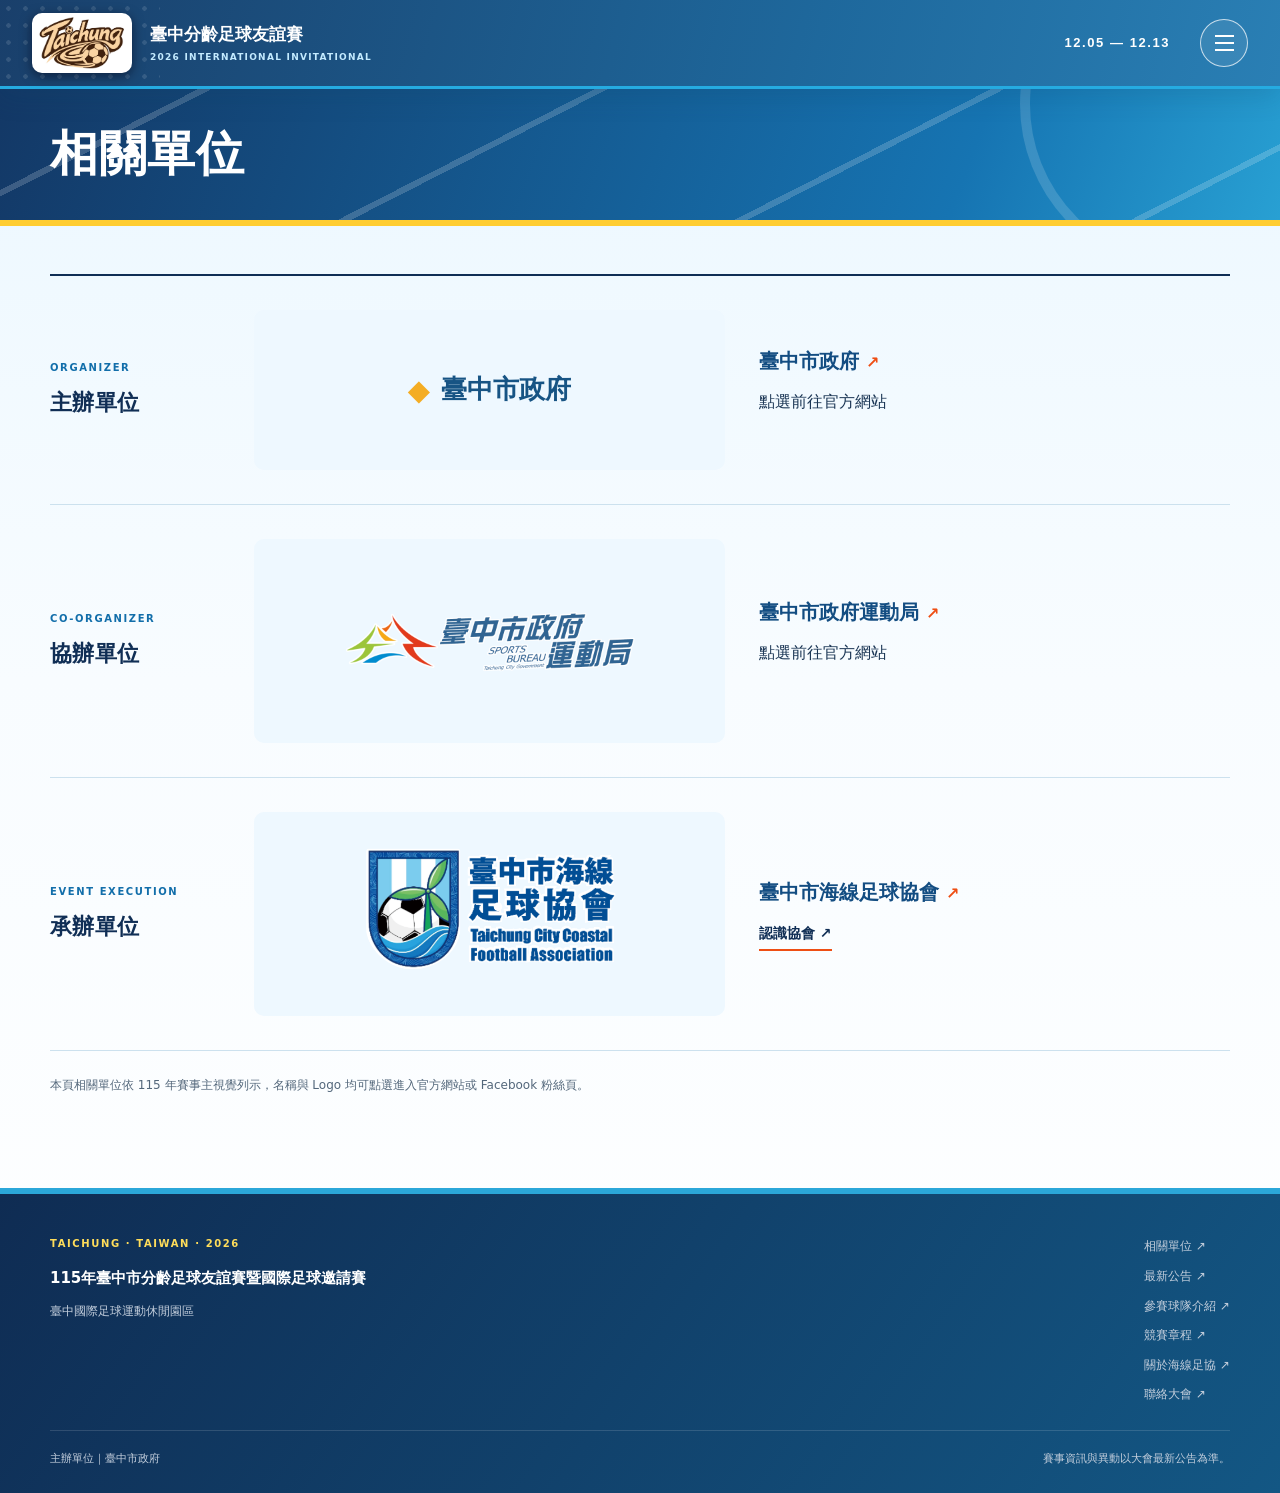
<file: partners.html>
<!DOCTYPE html>
<html lang="zh-Hant"><head><meta charset="UTF-8"><meta name="viewport" content="width=device-width,initial-scale=1"><meta name="theme-color" content="#123966"><meta name="description" content="115年臺中市分齡足球友誼賽暨國際足球邀請賽｜活動資訊、賽程公告、競賽章程與比賽場地。"><meta property="og:title" content="相關單位｜115年臺中市分齡足球友誼賽暨國際足球邀請賽"><meta property="og:description" content="2026年12月5–6日、12月12–13日，在臺中國際足球運動休閒園區相聚。"><meta property="og:image" content="主視覺.jpg"><title>相關單位｜115年臺中市分齡足球友誼賽暨國際足球邀請賽</title><link rel="icon" href="logo.jpg" type="image/jpeg"><link rel="stylesheet" href="css/site.css"><link rel="stylesheet" href="css/theme-2026.css"><script src="js/site.js" defer></script></head><body><a class="skip-link" href="#main">跳至主要內容</a>
<header class="site-header"><div class="header-inner">
<a class="brand" href="index.html" aria-label="賽事首頁"><img src="logo.jpg" alt="Taichung 足球賽事 Logo" width="998" height="593"><span>臺中分齡足球友誼賽<small>2026 INTERNATIONAL INVITATIONAL</small></span></a>
<div class="header-right"><span class="header-date">12.05 — 12.13</span><button class="menu-toggle" type="button" aria-expanded="false" aria-controls="site-menu" aria-label="開啟導覽選單"><span></span><span></span><span></span></button></div>
</div><nav id="site-menu" class="site-menu" aria-label="主要導覽" hidden><div class="menu-inner">
<a href="index.html">首頁</a><a href="announcements.html">大會公告</a><a href="teams.html">參賽球隊介紹</a><a href="event-info.html">賽事資訊</a>
<details class="nav-schedule"><summary>賽程查詢</summary><div><a href="schedule.html?group=u6">U6</a><a href="schedule.html?group=u8">U8</a><a href="schedule.html?group=u10">U10</a><a href="schedule.html?group=u12">U12</a><a href="schedule.html?group=u15">U15</a><a href="schedule.html?group=adult">成人組</a></div></details>
<a href="regulations.html">競賽章程</a><a href="venue-map.html">活動會場</a><a href="partners.html">相關單位</a><a href="about.html">海線足球協會</a></div></nav></header><main id="main"><header class="page-heading"><div class="container"><h1>相關單位</h1></div></header><div class="container page-content"><div class="partner-list">
  <section class="partner-row">
    <div><span class="eyebrow">ORGANIZER</span><h2>主辦單位</h2></div>
    <a class="partner-logo partner-link" href="https://www.taichung.gov.tw/" target="_blank" rel="noopener noreferrer" aria-label="臺中市政府官方網站">
      <span class="partner-wordmark">臺中市政府</span>
    </a>
    <div><h3><a class="partner-link partner-link-name" href="https://www.taichung.gov.tw/" target="_blank" rel="noopener noreferrer">臺中市政府 <span class="partner-link-indicator">↗</span></a></h3><p>點選前往官方網站</p></div>
  </section>
  <section class="partner-row">
    <div><span class="eyebrow">CO-ORGANIZER</span><h2>協辦單位</h2></div>
    <a class="partner-logo partner-link" href="https://www.sport.taichung.gov.tw/" target="_blank" rel="noopener noreferrer" aria-label="臺中市政府運動局官方網站">
      <img src="assets/taichung-sports-bureau.png" alt="臺中市政府運動局 Logo" width="1920" height="1080">
    </a>
    <div><h3><a class="partner-link partner-link-name" href="https://www.sport.taichung.gov.tw/" target="_blank" rel="noopener noreferrer">臺中市政府運動局 <span class="partner-link-indicator">↗</span></a></h3><p>點選前往官方網站</p></div>
  </section>
  <section class="partner-row">
    <div><span class="eyebrow">EVENT EXECUTION</span><h2>承辦單位</h2></div>
    <a class="partner-logo partner-link" href="https://www.facebook.com/profile.php?id=61555701383095" target="_blank" rel="noopener noreferrer" aria-label="臺中市海線足球協會 Facebook 粉絲頁">
      <img src="assets/taichung-coastal-fa.png" alt="臺中市海線足球協會 Logo" width="1080" height="680">
    </a>
    <div><h3><a class="partner-link partner-link-name" href="https://www.facebook.com/profile.php?id=61555701383095" target="_blank" rel="noopener noreferrer">臺中市海線足球協會 <span class="partner-link-indicator">↗</span></a></h3>
      <a class="text-link" href="about.html">認識協會 ↗</a></div>
  </section>
</div><p class="source-note">本頁相關單位依 115 年賽事主視覺列示，名稱與 Logo 均可點選進入官方網站或 Facebook 粉絲頁。</p></div></main><footer class="site-footer"><div class="container footer-inner"><div><span class="eyebrow">TAICHUNG · TAIWAN · 2026</span><strong>115年臺中市分齡足球友誼賽暨國際足球邀請賽</strong><p>臺中國際足球運動休閒園區</p></div><div class="footer-links"><a href="partners.html">相關單位 ↗</a><a href="announcements.html">最新公告 ↗</a><a href="teams.html">參賽球隊介紹 ↗</a><a href="regulations.html">競賽章程 ↗</a><a href="about.html">關於海線足協 ↗</a><a href="mailto:taichungportcup@gmail.com">聯絡大會 ↗</a></div><div class="footer-bottom"><span>主辦單位｜臺中市政府</span><span>賽事資訊與異動以大會最新公告為準。</span></div></div></footer><noscript><div class="no-script">目前停用 JavaScript，倒數與篩選無法更新。<a href="event-info.html">賽事資訊</a> · <a href="schedule.html">賽程</a> · <a href="regulations.html">競賽章程</a> · <a href="venue-map.html">活動會場</a> · <a href="partners.html">相關單位</a> · <a href="about.html">協會介紹</a></div></noscript></body></html>
</file>
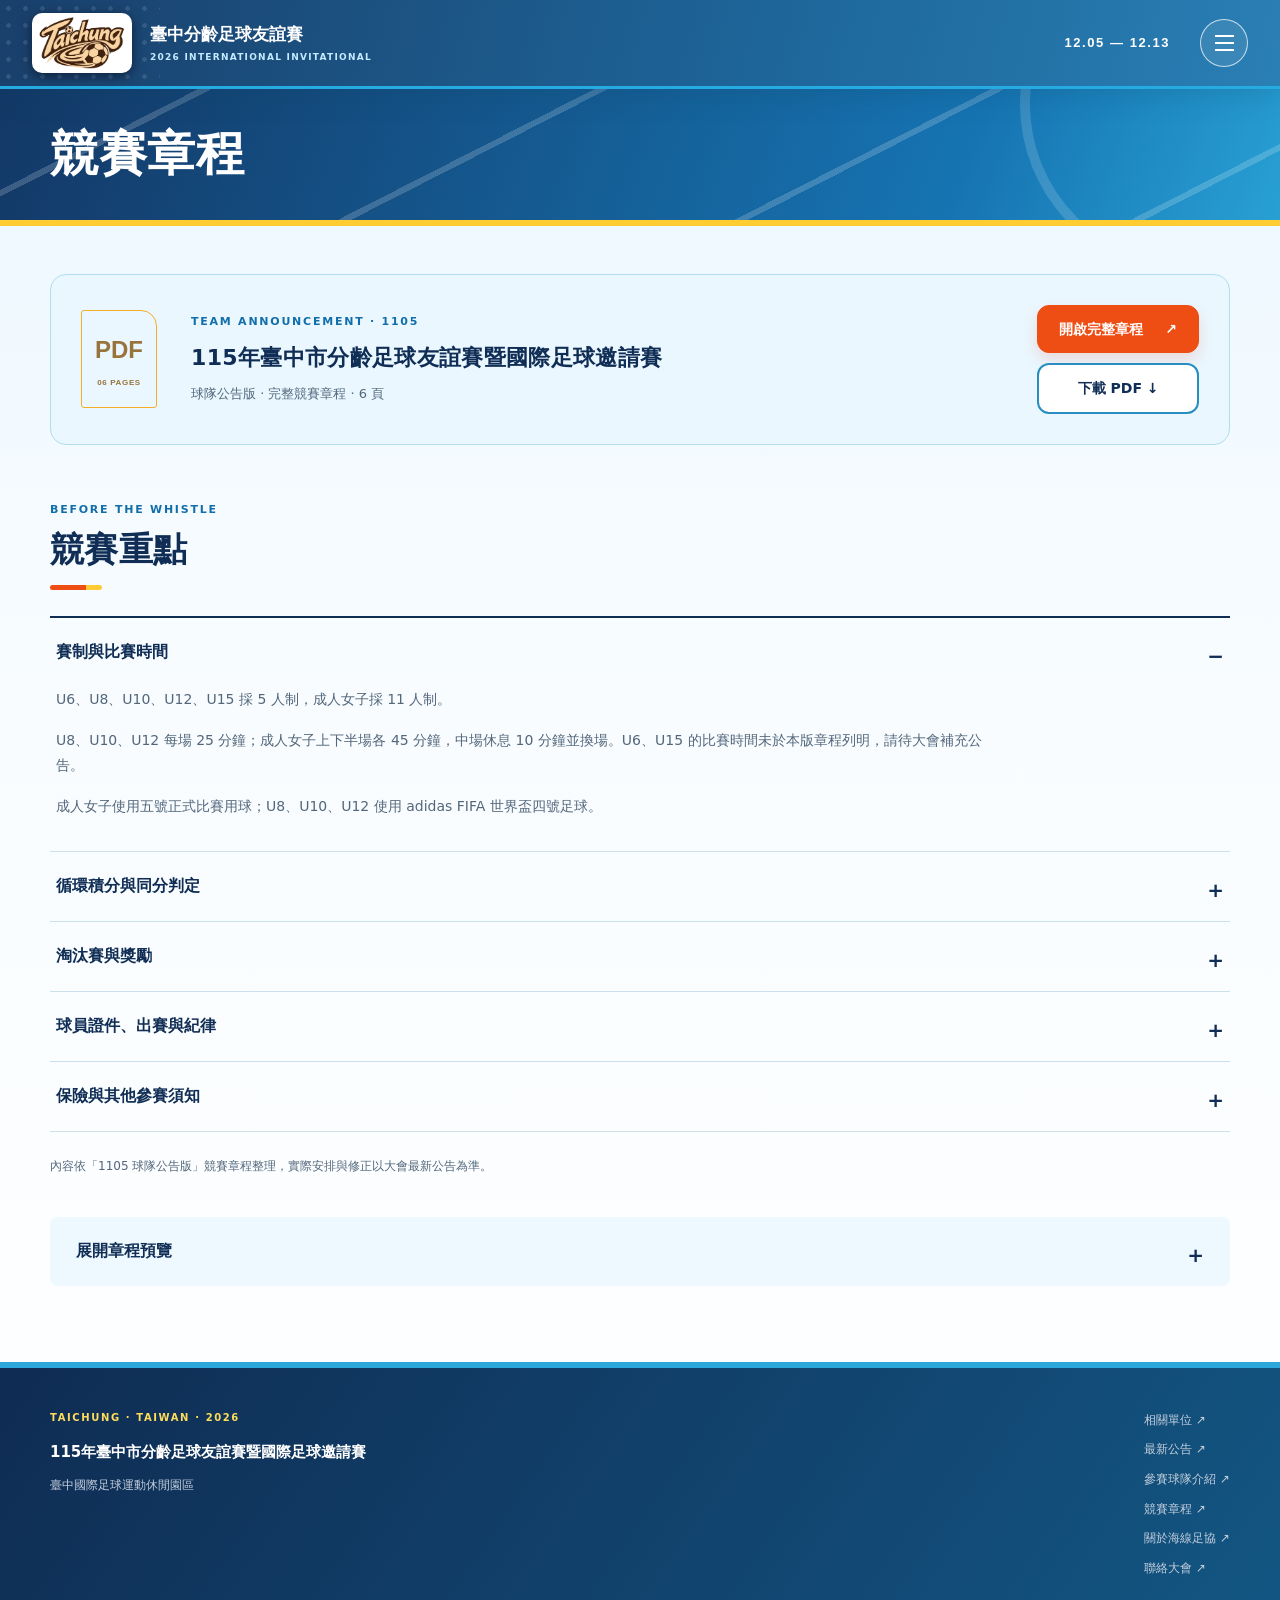
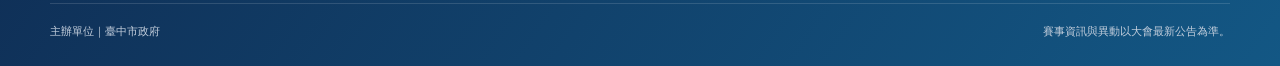
<file: regulations.html>
<!DOCTYPE html>
<html lang="zh-Hant"><head><meta charset="UTF-8"><meta name="viewport" content="width=device-width,initial-scale=1"><meta name="theme-color" content="#123966"><meta name="description" content="115年臺中市分齡足球友誼賽暨國際足球邀請賽｜活動資訊、賽程公告、競賽章程與比賽場地。"><meta property="og:title" content="競賽章程｜115年臺中市分齡足球友誼賽暨國際足球邀請賽"><meta property="og:description" content="2026年12月5–6日、12月12–13日，在臺中國際足球運動休閒園區相聚。"><meta property="og:image" content="主視覺.jpg"><title>競賽章程｜115年臺中市分齡足球友誼賽暨國際足球邀請賽</title><link rel="icon" href="logo.jpg" type="image/jpeg"><link rel="stylesheet" href="css/site.css"><link rel="stylesheet" href="css/theme-2026.css"><script src="js/site.js" defer></script></head><body><a class="skip-link" href="#main">跳至主要內容</a>
<header class="site-header"><div class="header-inner">
<a class="brand" href="index.html" aria-label="賽事首頁"><img src="logo.jpg" alt="Taichung 足球賽事 Logo" width="998" height="593"><span>臺中分齡足球友誼賽<small>2026 INTERNATIONAL INVITATIONAL</small></span></a>
<div class="header-right"><span class="header-date">12.05 — 12.13</span><button class="menu-toggle" type="button" aria-expanded="false" aria-controls="site-menu" aria-label="開啟導覽選單"><span></span><span></span><span></span></button></div>
</div><nav id="site-menu" class="site-menu" aria-label="主要導覽" hidden><div class="menu-inner">
<a href="index.html">首頁</a><a href="announcements.html">大會公告</a><a href="teams.html">參賽球隊介紹</a><a href="event-info.html">賽事資訊</a>
<details class="nav-schedule"><summary>賽程查詢</summary><div><a href="schedule.html?group=u6">U6</a><a href="schedule.html?group=u8">U8</a><a href="schedule.html?group=u10">U10</a><a href="schedule.html?group=u12">U12</a><a href="schedule.html?group=u15">U15</a><a href="schedule.html?group=adult">成人組</a></div></details>
<a href="regulations.html">競賽章程</a><a href="venue-map.html">活動會場</a><a href="partners.html">相關單位</a><a href="about.html">海線足球協會</a></div></nav></header><main id="main"><header class="page-heading"><div class="container"><h1>競賽章程</h1></div></header><div class="container page-content"><section class="document-card"><div class="document-icon" aria-hidden="true">PDF<span>06 PAGES</span></div><div><span class="eyebrow">TEAM ANNOUNCEMENT · 1105</span><h2>115年臺中市分齡足球友誼賽暨國際足球邀請賽</h2><p>球隊公告版 · 完整競賽章程 · 6 頁</p></div><div class="document-actions"><a class="button button-primary" href="115年臺中市分齡足球友誼賽暨國際足球邀請賽1105 球隊公告版.pdf" target="_blank" rel="noopener">開啟完整章程 <span>↗</span></a><a class="button button-outline" href="115年臺中市分齡足球友誼賽暨國際足球邀請賽1105 球隊公告版.pdf" download>下載 PDF ↓</a></div></section>
<section class="content-section"><div class="section-heading"><div><span class="eyebrow">BEFORE THE WHISTLE</span><h2>競賽重點</h2></div></div><div class="rules-list">
<details open><summary>賽制與比賽時間</summary><div><p>U6、U8、U10、U12、U15 採 5 人制，成人女子採 11 人制。</p><p>U8、U10、U12 每場 25 分鐘；成人女子上下半場各 45 分鐘，中場休息 10 分鐘並換場。U6、U15 的比賽時間未於本版章程列明，請待大會補充公告。</p><p>成人女子使用五號正式比賽用球；U8、U10、U12 使用 adidas FIFA 世界盃四號足球。</p></div></details>
<details><summary>循環積分與同分判定</summary><div><p>勝一場得 3 分、和局各得 1 分、敗一場得 0 分。法定時間平手不延長比賽；兩隊各派一名球員踢點球，作為積分相同時的判定依據。</p><p>兩隊積分相同時，對戰勝隊在前；對戰平手時，以點球（1 球）勝隊在前。</p><p>三隊以上同分時，依序比較相關球隊淨勝球、相關球隊進球數、全部比賽淨勝球、全部比賽進球數，最後抽籤決定。</p></div></details>
<details><summary>淘汰賽與獎勵</summary><div><p>複賽、決賽若比賽結束平手，不延長加時，直接踢 5 球 PK 決勝負。</p><p>各組冠軍頒發獎盃；各隊若需獎狀，大會可提供電子檔案供球隊自行列印。另設最佳畫作獎，詳情請關注協會粉絲頁。</p></div></details>
<details><summary>球員證件、出賽與紀律</summary><div><p>參賽球員應備妥個人身分證件供查驗。逾規定比賽時間 10 分鐘未出場的球隊，以棄權論。</p><p>不同場次累積第二張黃牌或直接紅牌離場，應自動停賽一場；後續黃牌及預賽與總決賽的計算方式，請詳閱章程第 5 頁。</p><p>U6–U12 每場換人次數及人數不限；成人女子依章程所列中華足協 11 人制規定辦理。其他細節請依完整章程及大會說明。</p></div></details>
<details><summary>保險與其他參賽須知</summary><div><p>參賽費用、個人意外保險與飲用水由球隊自理。大會活動期間辦理活動公共意外險，球隊請另自行投保意外傷害與醫療險。</p><p>賽程公告後不接受球隊要求更改。遇天氣、場地或不可抗力因素，主辦單位得調整比賽日期與場地。</p><p>完整參賽責任、影像授權與所有注意事項，請務必閱讀 PDF 全文。</p></div></details></div><p class="source-note">內容依「1105 球隊公告版」競賽章程整理，實際安排與修正以大會最新公告為準。</p></section>
<details class="pdf-preview"><summary>展開章程預覽</summary><object data="115年臺中市分齡足球友誼賽暨國際足球邀請賽1105 球隊公告版.pdf" type="application/pdf" title="完整競賽章程 PDF"><p>此瀏覽器不支援內嵌 PDF，請使用上方「開啟完整章程」或「下載 PDF」。</p></object></details></div></main><footer class="site-footer"><div class="container footer-inner"><div><span class="eyebrow">TAICHUNG · TAIWAN · 2026</span><strong>115年臺中市分齡足球友誼賽暨國際足球邀請賽</strong><p>臺中國際足球運動休閒園區</p></div><div class="footer-links"><a href="partners.html">相關單位 ↗</a><a href="announcements.html">最新公告 ↗</a><a href="teams.html">參賽球隊介紹 ↗</a><a href="regulations.html">競賽章程 ↗</a><a href="about.html">關於海線足協 ↗</a><a href="mailto:taichungportcup@gmail.com">聯絡大會 ↗</a></div><div class="footer-bottom"><span>主辦單位｜臺中市政府</span><span>賽事資訊與異動以大會最新公告為準。</span></div></div></footer><noscript><div class="no-script">目前停用 JavaScript，倒數與篩選無法更新。<a href="event-info.html">賽事資訊</a> · <a href="schedule.html">賽程</a> · <a href="regulations.html">競賽章程</a> · <a href="venue-map.html">活動會場</a> · <a href="partners.html">相關單位</a> · <a href="about.html">協會介紹</a></div></noscript></body></html>
</file>
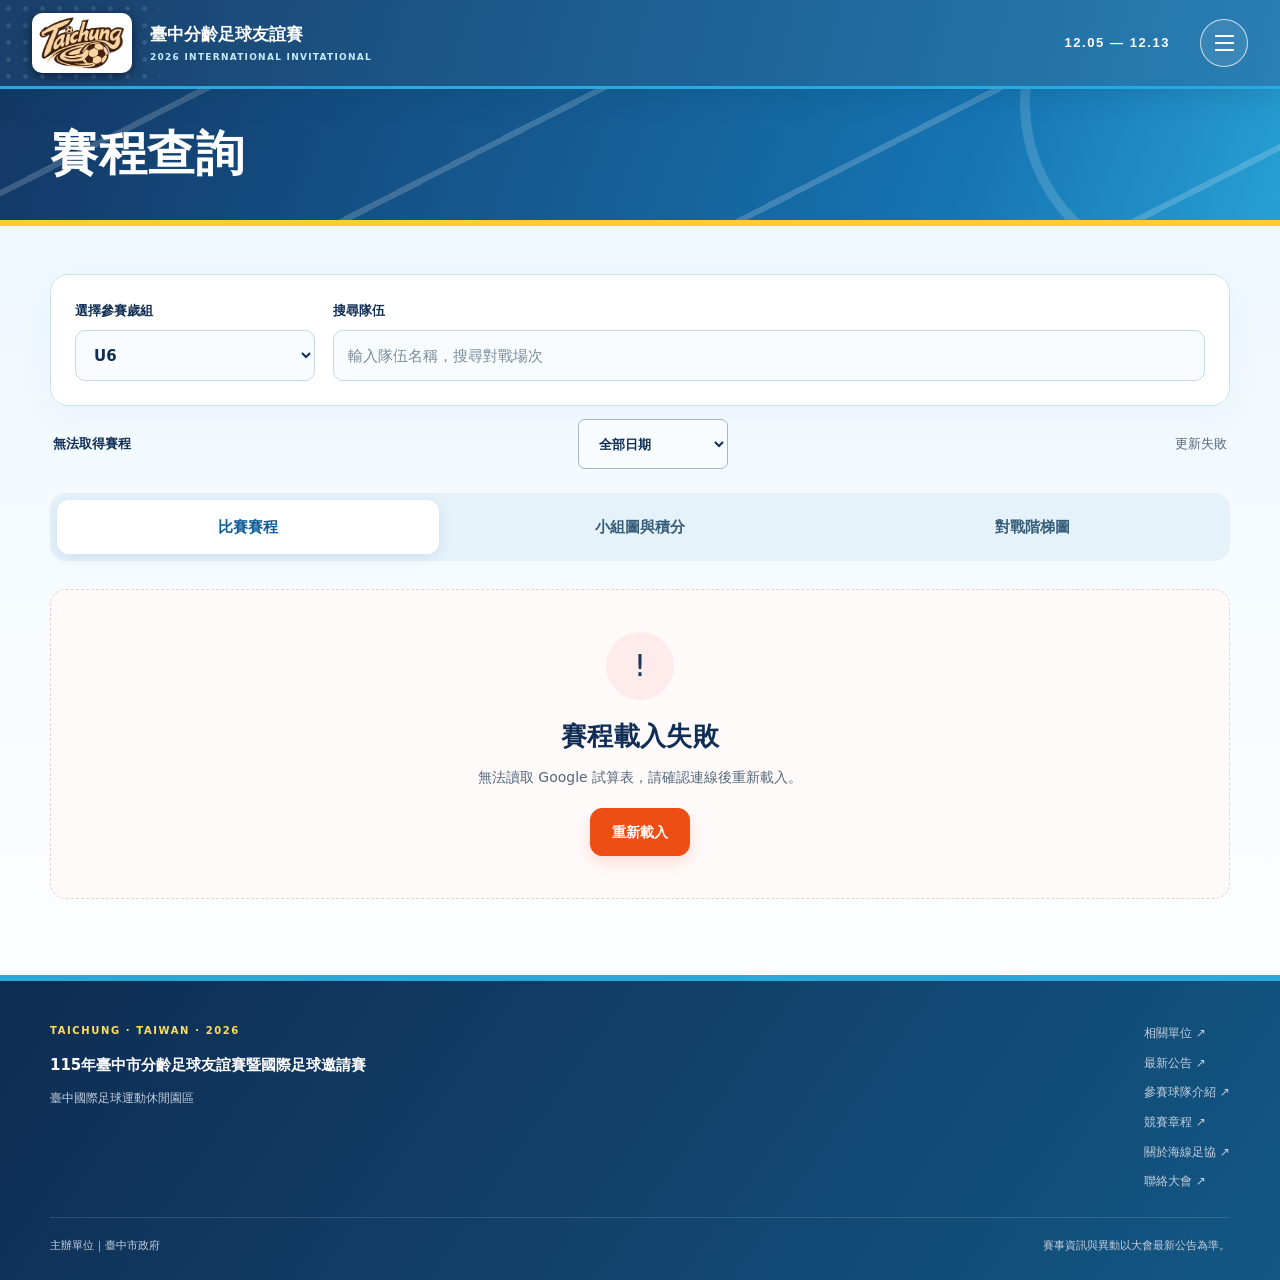
<file: schedule.html>
<!DOCTYPE html>
<html lang="zh-Hant"><head><meta charset="UTF-8"><meta name="viewport" content="width=device-width,initial-scale=1"><meta name="theme-color" content="#123966"><meta name="description" content="115年臺中市分齡足球友誼賽暨國際足球邀請賽｜活動資訊、賽程公告、競賽章程與比賽場地。"><meta property="og:title" content="賽程查詢｜115年臺中市分齡足球友誼賽暨國際足球邀請賽"><meta property="og:description" content="2026年12月5–6日、12月12–13日，在臺中國際足球運動休閒園區相聚。"><meta property="og:image" content="主視覺.jpg"><title>賽程查詢｜115年臺中市分齡足球友誼賽暨國際足球邀請賽</title><link rel="icon" href="logo.jpg" type="image/jpeg"><link rel="stylesheet" href="css/site.css"><link rel="stylesheet" href="css/theme-2026.css"><link rel="stylesheet" href="css/schedule.css?v=20261126-adult" ><script src="js/site.js" defer></script><script src="js/schedule-engine.js?v=20261126-u6-groups" defer></script><script src="js/schedule-groups.js" defer></script><script src="js/schedule-bracket.js" defer></script><script src="js/schedule.js?v=20261126-adult" defer></script></head><body><a class="skip-link" href="#main">跳至主要內容</a>
<header class="site-header"><div class="header-inner">
<a class="brand" href="index.html" aria-label="賽事首頁"><img src="logo.jpg" alt="Taichung 足球賽事 Logo" width="998" height="593"><span>臺中分齡足球友誼賽<small>2026 INTERNATIONAL INVITATIONAL</small></span></a>
<div class="header-right"><span class="header-date">12.05 — 12.13</span><button class="menu-toggle" type="button" aria-expanded="false" aria-controls="site-menu" aria-label="開啟導覽選單"><span></span><span></span><span></span></button></div>
</div><nav id="site-menu" class="site-menu" aria-label="主要導覽" hidden><div class="menu-inner">
<a href="index.html">首頁</a><a href="announcements.html">大會公告</a><a href="teams.html">參賽球隊介紹</a><a href="event-info.html">賽事資訊</a>
<details class="nav-schedule"><summary>賽程查詢</summary><div><a href="schedule.html?group=u6">U6</a><a href="schedule.html?group=u8">U8</a><a href="schedule.html?group=u10">U10</a><a href="schedule.html?group=u12">U12</a><a href="schedule.html?group=u15">U15</a><a href="schedule.html?group=adult">成人組</a></div></details>
<a href="regulations.html">競賽章程</a><a href="venue-map.html">活動會場</a><a href="partners.html">相關單位</a><a href="about.html">海線足球協會</a></div></nav></header><main id="main" class="schedule-page">
  <header class="page-heading"><div class="container"><h1>賽程查詢</h1></div></header>
  <div class="container page-content">
    <section class="schedule-controls" aria-label="賽程篩選">
      <div class="schedule-filter">
        <label for="group-select">選擇參賽歲組</label>
        <select id="group-select" name="group">
          <option value="u6">U6</option>
          <option value="u8">U8</option>
          <option value="u10">U10</option>
          <option value="u12">U12</option>
          <option value="u15">U15</option>
          <option value="adult">成人組</option>
        </select>
      </div>
      <div class="schedule-filter">
        <label for="schedule-search">搜尋隊伍</label>
        <input id="schedule-search" type="search" placeholder="輸入隊伍名稱，搜尋對戰場次" autocomplete="off" spellcheck="false">
      </div>
    </section>
    <div class="schedule-subline">
      <span id="schedule-count" class="schedule-count" aria-live="polite"></span>
      <div>
        <label for="schedule-date" class="sr-only">依日期篩選</label>
        <select id="schedule-date" aria-label="依日期篩選"><option value="">全部日期</option></select>
      </div>
      <span id="schedule-updated" class="schedule-updated" aria-live="polite"></span>
    </div>
    <div class="schedule-tabs" role="tablist" aria-label="賽程資訊類型">
      <button id="schedule-tab-matches" class="schedule-tab" type="button" role="tab" aria-selected="true" aria-controls="schedule-view" data-schedule-tab="matches">比賽賽程</button>
      <button id="schedule-tab-groups" class="schedule-tab" type="button" role="tab" aria-selected="false" aria-controls="schedule-view" tabindex="-1" data-schedule-tab="groups">小組圖與積分</button>
      <button id="schedule-tab-bracket" class="schedule-tab" type="button" role="tab" aria-selected="false" aria-controls="schedule-view" tabindex="-1" data-schedule-tab="bracket">對戰階梯圖</button>
    </div>
    <section id="schedule-view" class="schedule-view" role="tabpanel" aria-labelledby="schedule-tab-matches">
      <div class="schedule-empty" role="status">
        <div class="schedule-empty-icon" aria-hidden="true">⚽</div>
        <h2>賽程載入中</h2>
        <p>正在讀取大會 Google 試算表...</p>
      </div>
    </section>
  </div>
</main><footer class="site-footer"><div class="container footer-inner"><div><span class="eyebrow">TAICHUNG · TAIWAN · 2026</span><strong>115年臺中市分齡足球友誼賽暨國際足球邀請賽</strong><p>臺中國際足球運動休閒園區</p></div><div class="footer-links"><a href="partners.html">相關單位 ↗</a><a href="announcements.html">最新公告 ↗</a><a href="teams.html">參賽球隊介紹 ↗</a><a href="regulations.html">競賽章程 ↗</a><a href="about.html">關於海線足協 ↗</a><a href="mailto:taichungportcup@gmail.com">聯絡大會 ↗</a></div><div class="footer-bottom"><span>主辦單位｜臺中市政府</span><span>賽事資訊與異動以大會最新公告為準。</span></div></div></footer><noscript><div class="no-script">目前停用 JavaScript，倒數與篩選無法更新。<a href="event-info.html">賽事資訊</a> · <a href="schedule.html">賽程</a> · <a href="regulations.html">競賽章程</a> · <a href="venue-map.html">活動會場</a> · <a href="partners.html">相關單位</a> · <a href="about.html">協會介紹</a></div></noscript></body></html>
</file>
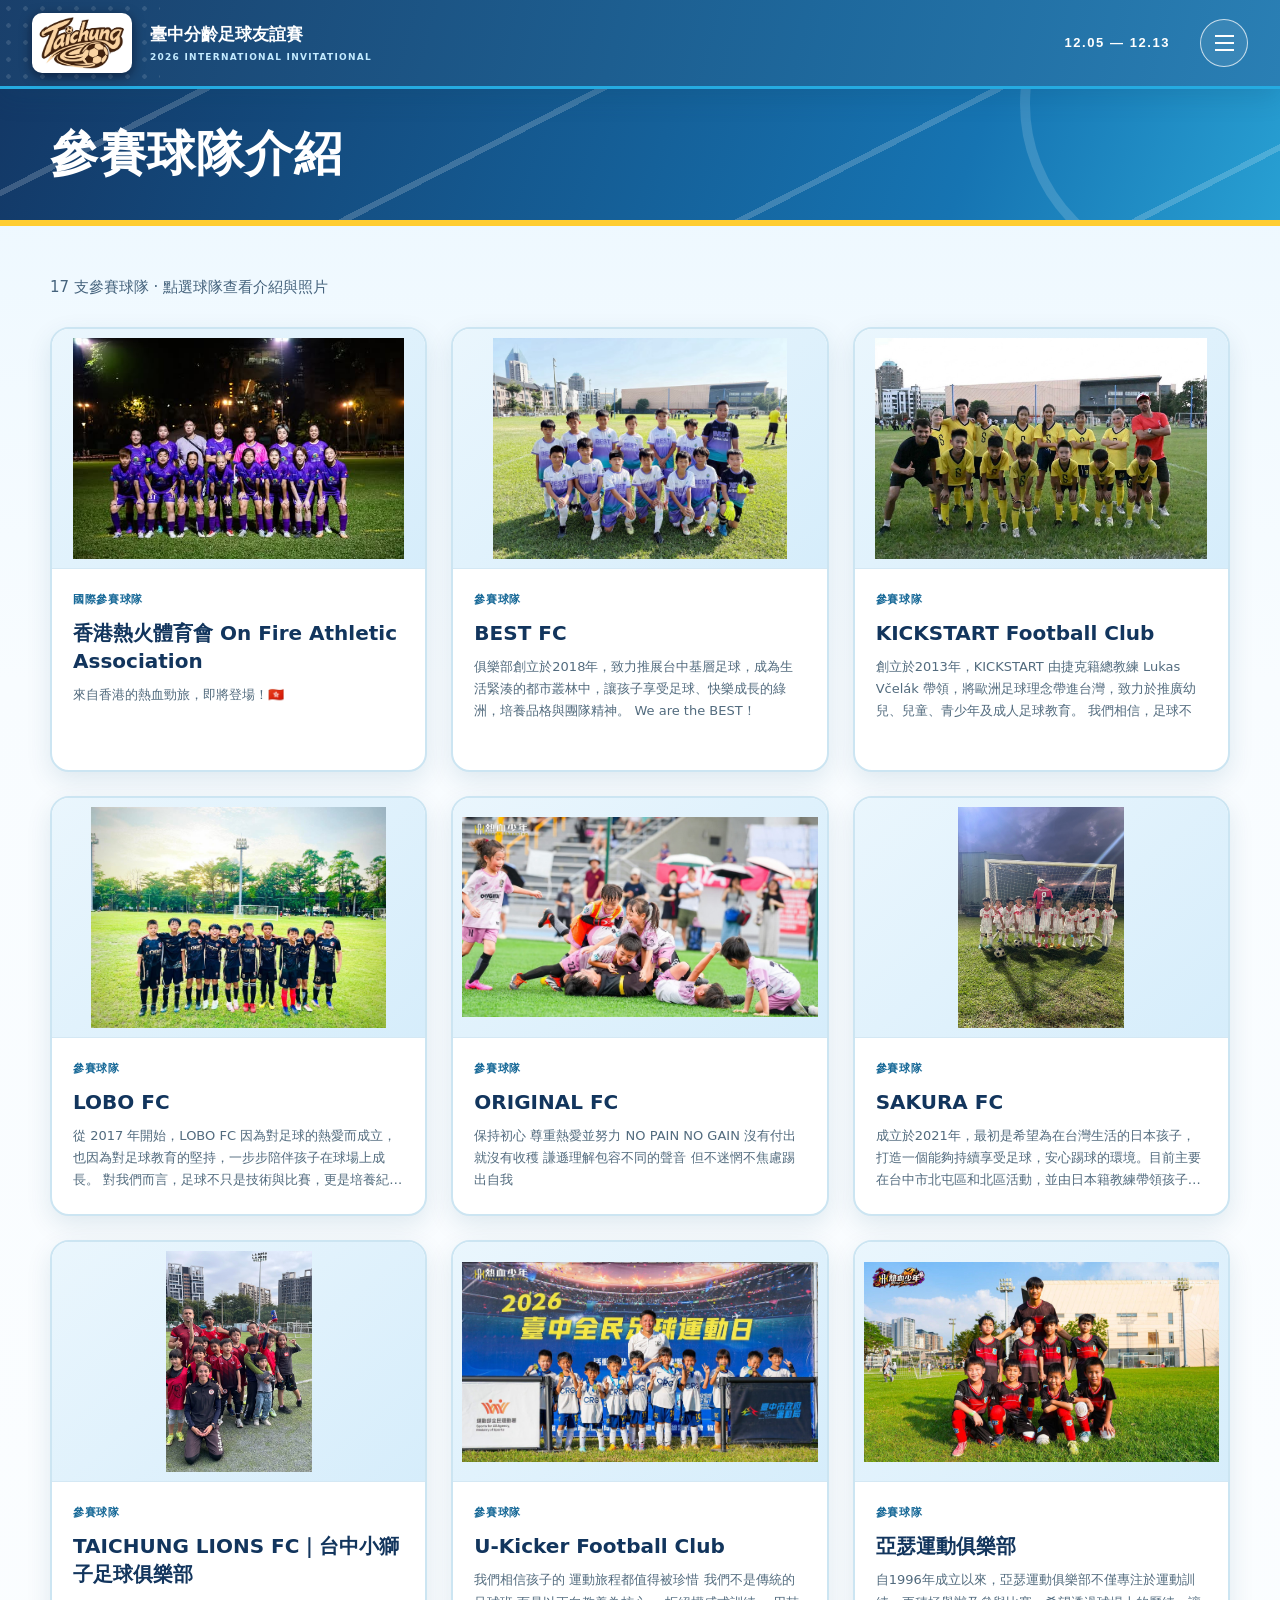
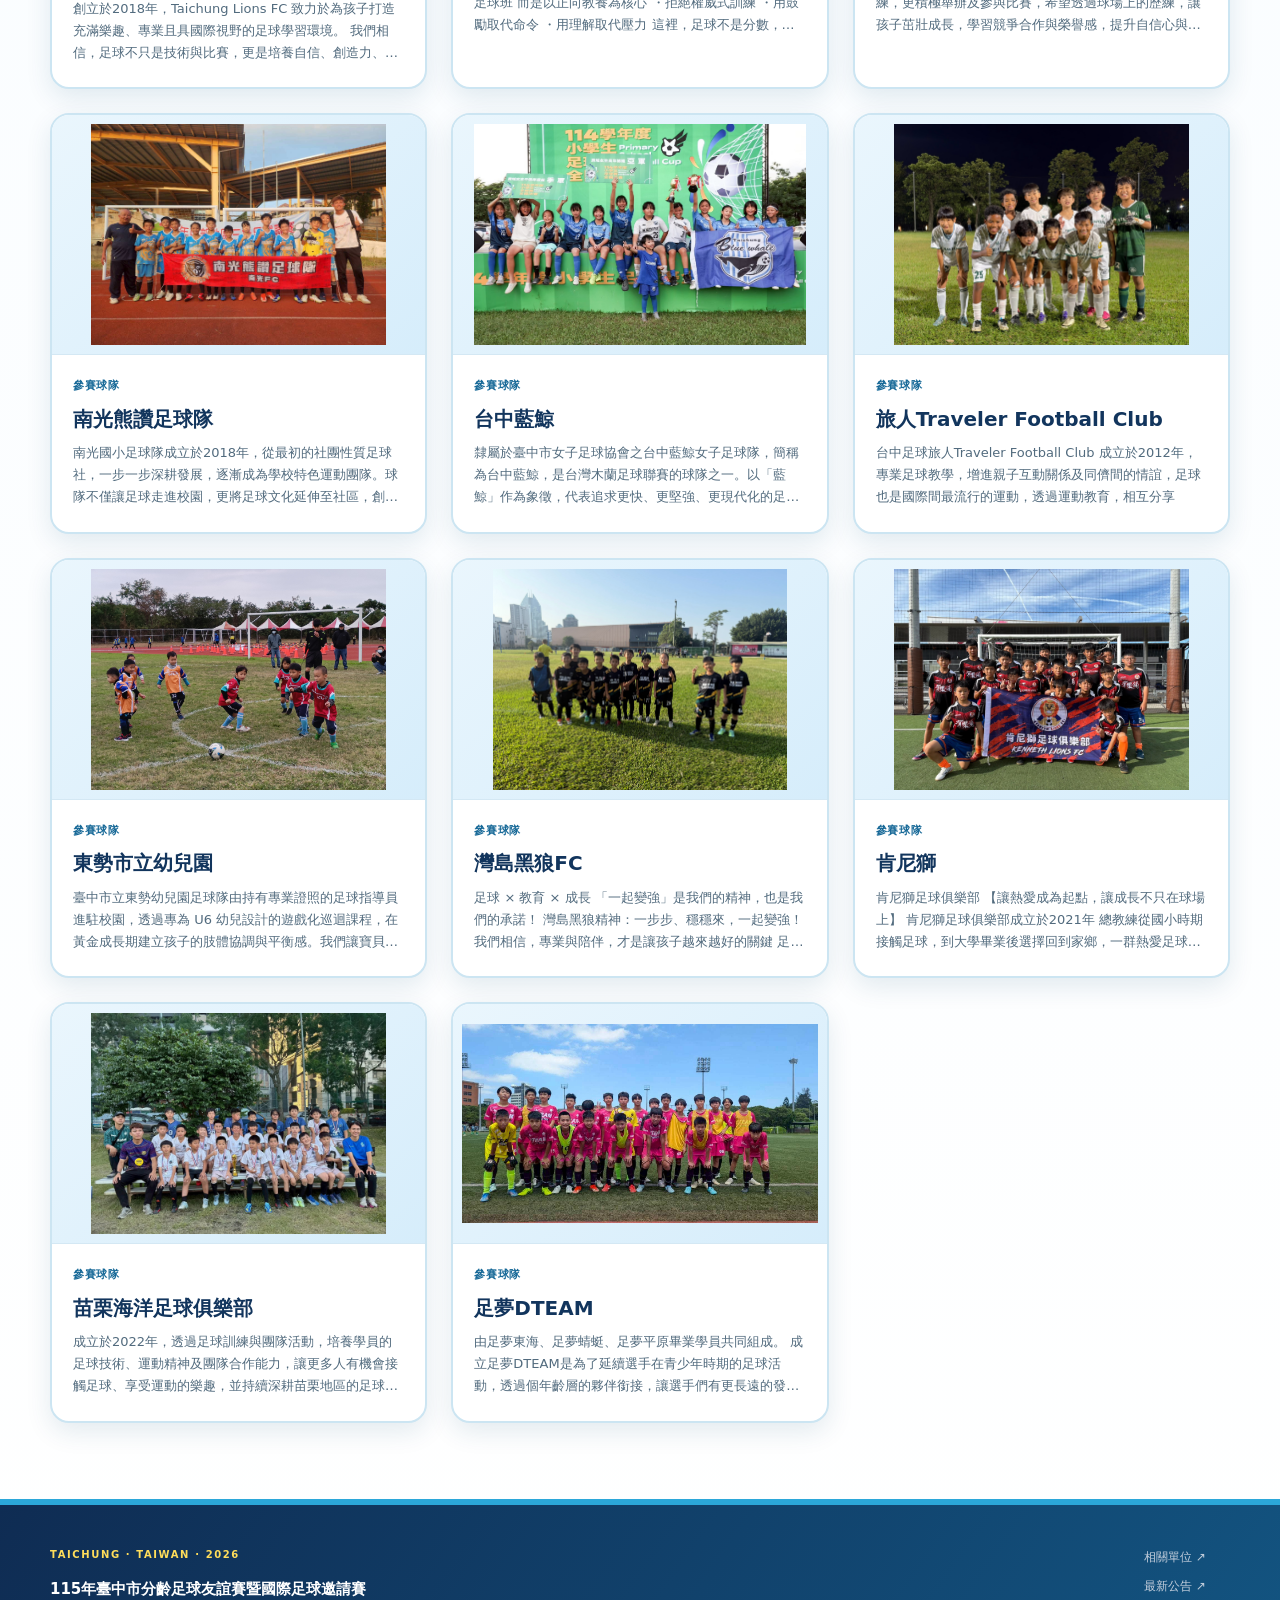
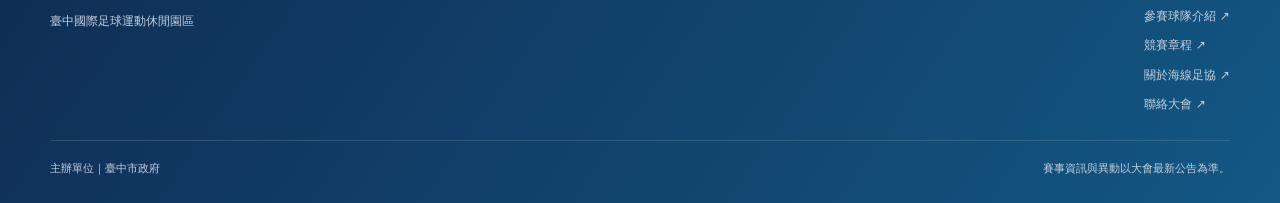
<file: teams.html>
<!DOCTYPE html>
<html lang="zh-Hant">
<head>
  <meta charset="UTF-8">
  <meta name="viewport" content="width=device-width, initial-scale=1">
  <meta name="theme-color" content="#123966">
  <meta name="description" content="115年臺中市分齡足球友誼賽暨國際足球邀請賽｜參賽球隊介紹與球隊照片。">
  <meta property="og:title" content="參賽球隊介紹｜115年臺中市分齡足球友誼賽暨國際足球邀請賽">
  <meta property="og:image" content="主視覺.jpg">
  <title>參賽球隊介紹｜115年臺中市分齡足球友誼賽暨國際足球邀請賽</title>
  <link rel="icon" href="logo.jpg" type="image/jpeg">
  <link rel="stylesheet" href="css/site.css">
  <link rel="stylesheet" href="css/theme-2026.css">
  <link rel="stylesheet" href="css/teams.css?v=20261125-cover2">
  <script src="js/site.js" defer></script>
  <script src="js/team-data.js?v=20261126-dongshi" defer></script>
  <script src="js/teams.js" defer></script>
</head>
<body>
  <a class="skip-link" href="#main">跳至主要內容</a>
  <header class="site-header"><div class="header-inner">
    <a class="brand" href="index.html" aria-label="賽事首頁"><img src="logo.jpg" alt="Taichung 足球賽事 Logo" width="998" height="593"><span>臺中分齡足球友誼賽<small>2026 INTERNATIONAL INVITATIONAL</small></span></a>
    <div class="header-right"><span class="header-date">12.05 — 12.13</span><button class="menu-toggle" type="button" aria-expanded="false" aria-controls="site-menu" aria-label="開啟導覽選單"><span></span><span></span><span></span></button></div>
  </div><nav id="site-menu" class="site-menu" aria-label="主要導覽" hidden><div class="menu-inner">
    <a href="index.html">首頁</a><a href="announcements.html">大會公告</a><a href="teams.html">參賽球隊介紹</a><a href="event-info.html">賽事資訊</a>
    <details class="nav-schedule"><summary>賽程查詢</summary><div><a href="schedule.html?group=u6">U6</a><a href="schedule.html?group=u8">U8</a><a href="schedule.html?group=u10">U10</a><a href="schedule.html?group=u12">U12</a><a href="schedule.html?group=u15">U15</a><a href="schedule.html?group=adult">成人組</a></div></details>
    <a href="regulations.html">競賽章程</a><a href="venue-map.html">活動會場</a><a href="partners.html">相關單位</a><a href="about.html">海線足球協會</a>
  </div></nav></header>

  <main id="main">
    <header class="page-heading"><div class="container"><h1>參賽球隊介紹</h1></div></header>
    <div class="container page-content">
      <div class="teams-overview"><p id="teams-count" aria-live="polite">參賽球隊介紹與相簿</p></div>
      <section class="teams-grid" id="teams-grid" aria-label="參賽球隊列表"></section>
      <noscript><p class="notice-box">請開啟瀏覽器的 JavaScript 以查看球隊介紹與照片相簿。</p></noscript>
    </div>
  </main>

  <dialog class="team-dialog" id="team-dialog" aria-labelledby="team-dialog-title">
    <div class="team-dialog-header">
      <h2 id="team-dialog-title">球隊介紹</h2>
      <button class="team-dialog-close" id="team-dialog-close" type="button" aria-label="關閉球隊介紹彈窗">×</button>
    </div>
    <div class="team-dialog-content">
      <section class="team-dialog-gallery" aria-label="球隊照片相簿">
        <div class="team-dialog-photo-stage">
          <button type="button" class="team-photo-nav previous" id="team-photo-previous" aria-label="上一張照片">‹</button>
          <img id="team-dialog-photo" alt="">
          <button type="button" class="team-photo-nav next" id="team-photo-next" aria-label="下一張照片">›</button>
        </div>
        <div class="team-photo-meta"><span id="team-photo-counter"></span><a id="team-photo-original" target="_blank" rel="noopener noreferrer">查看原尺寸照片 ↗</a></div>
        <div class="team-thumbnails" id="team-thumbnails" aria-label="切換球隊照片"></div>
      </section>
      <div class="team-dialog-details">
        <span id="team-dialog-category" class="eyebrow">TEAM PROFILE</span>
        <div class="team-dialog-intro" id="team-dialog-intro"></div>
        <a id="team-facebook-link" class="team-facebook-link" target="_blank" rel="noopener noreferrer" hidden>閱讀 Facebook 原文 ↗</a>
      </div>
    </div>
  </dialog>

  <footer class="site-footer"><div class="container footer-inner"><div><span class="eyebrow">TAICHUNG · TAIWAN · 2026</span><strong>115年臺中市分齡足球友誼賽暨國際足球邀請賽</strong><p>臺中國際足球運動休閒園區</p></div><div class="footer-links"><a href="partners.html">相關單位 ↗</a><a href="announcements.html">最新公告 ↗</a><a href="teams.html">參賽球隊介紹 ↗</a><a href="regulations.html">競賽章程 ↗</a><a href="about.html">關於海線足協 ↗</a><a href="mailto:taichungportcup@gmail.com">聯絡大會 ↗</a></div><div class="footer-bottom"><span>主辦單位｜臺中市政府</span><span>賽事資訊與異動以大會最新公告為準。</span></div></div></footer>
  <noscript><div class="no-script"><a href="index.html">回到首頁</a> · <a href="announcements.html">大會公告</a> · <a href="venue-map.html">活動會場</a></div></noscript>
</body>
</html>
</file>
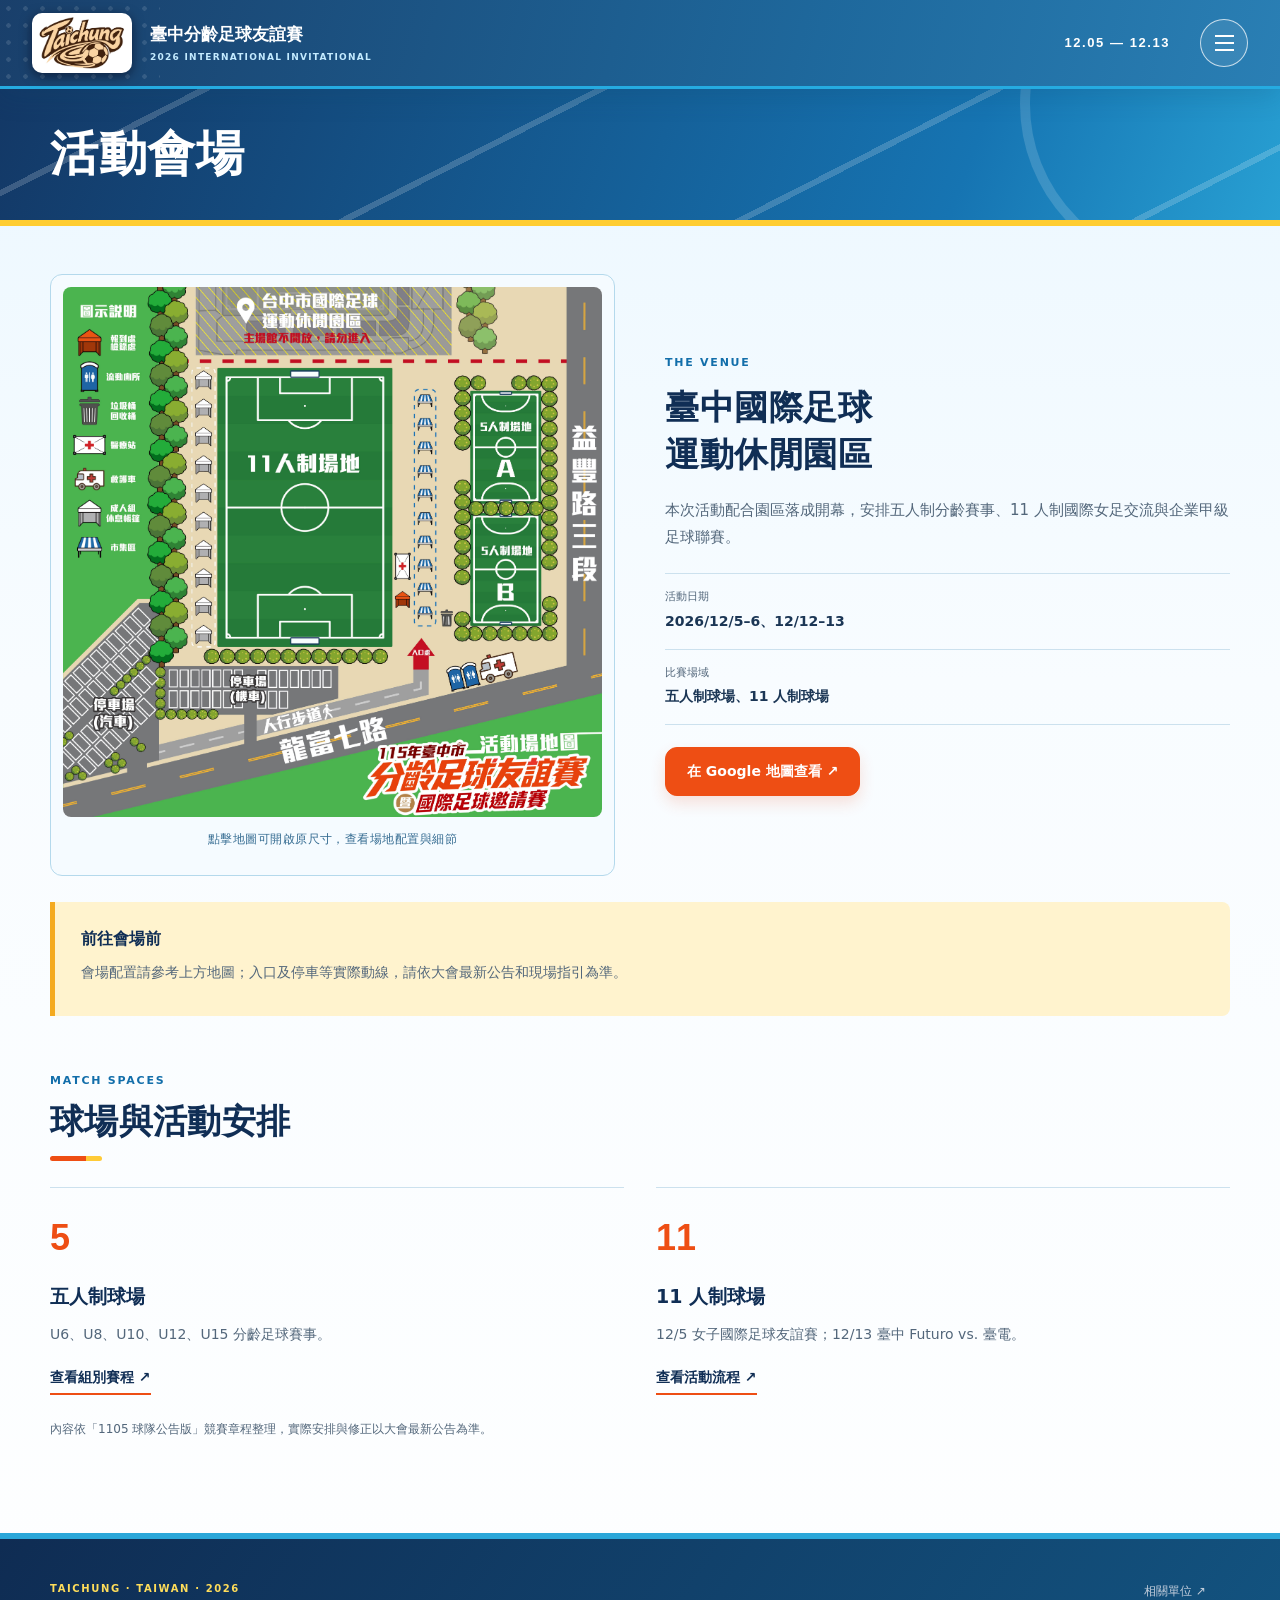
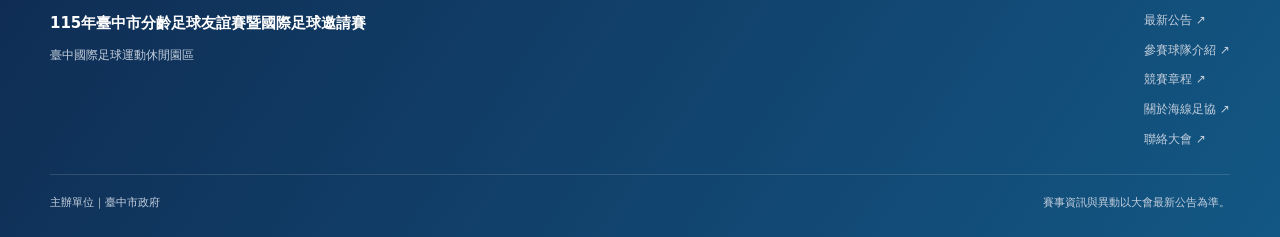
<file: venue-map.html>
<!DOCTYPE html>
<html lang="zh-Hant"><head><meta charset="UTF-8"><meta name="viewport" content="width=device-width,initial-scale=1"><meta name="theme-color" content="#123966"><meta name="description" content="115年臺中市分齡足球友誼賽暨國際足球邀請賽｜活動資訊、賽程公告、競賽章程與比賽場地。"><meta property="og:title" content="活動會場｜115年臺中市分齡足球友誼賽暨國際足球邀請賽"><meta property="og:description" content="2026年12月5–6日、12月12–13日，在臺中國際足球運動休閒園區相聚。"><meta property="og:image" content="主視覺.jpg"><title>活動會場｜115年臺中市分齡足球友誼賽暨國際足球邀請賽</title><link rel="icon" href="logo.jpg" type="image/jpeg"><link rel="stylesheet" href="css/site.css"><link rel="stylesheet" href="css/theme-2026.css"><script src="js/site.js" defer></script></head><body><a class="skip-link" href="#main">跳至主要內容</a>
<header class="site-header"><div class="header-inner">
<a class="brand" href="index.html" aria-label="賽事首頁"><img src="logo.jpg" alt="Taichung 足球賽事 Logo" width="998" height="593"><span>臺中分齡足球友誼賽<small>2026 INTERNATIONAL INVITATIONAL</small></span></a>
<div class="header-right"><span class="header-date">12.05 — 12.13</span><button class="menu-toggle" type="button" aria-expanded="false" aria-controls="site-menu" aria-label="開啟導覽選單"><span></span><span></span><span></span></button></div>
</div><nav id="site-menu" class="site-menu" aria-label="主要導覽" hidden><div class="menu-inner">
<a href="index.html">首頁</a><a href="announcements.html">大會公告</a><a href="teams.html">參賽球隊介紹</a><a href="event-info.html">賽事資訊</a>
<details class="nav-schedule"><summary>賽程查詢</summary><div><a href="schedule.html?group=u6">U6</a><a href="schedule.html?group=u8">U8</a><a href="schedule.html?group=u10">U10</a><a href="schedule.html?group=u12">U12</a><a href="schedule.html?group=u15">U15</a><a href="schedule.html?group=adult">成人組</a></div></details>
<a href="regulations.html">競賽章程</a><a href="venue-map.html">活動會場</a><a href="partners.html">相關單位</a><a href="about.html">海線足球協會</a></div></nav></header><main id="main"><header class="page-heading"><div class="container"><h1>活動會場</h1></div></header><div class="container page-content"><section class="venue-detail venue-detail--map"><div class="venue-detail-art venue-detail-art--map"><a href="assets/map.jpg" target="_blank" rel="noopener noreferrer" title="點擊查看原尺寸會場地圖"><img src="assets/map.jpg" alt="115年臺中市分齡足球友誼賽暨國際足球邀請賽會場地圖"></a><span>點擊地圖可開啟原尺寸，查看場地配置與細節</span></div><div><span class="eyebrow">THE VENUE</span><h2>臺中國際足球<br>運動休閒園區</h2><p>本次活動配合園區落成開幕，安排五人制分齡賽事、11 人制國際女足交流與企業甲級足球聯賽。</p><div class="venue-facts"><div><span>活動日期</span><strong>2026/12/5–6、12/12–13</strong></div><div><span>比賽場域</span><strong>五人制球場、11 人制球場</strong></div></div><a class="button button-primary" href="https://www.google.com/maps/search/?api=1&query=%E8%87%BA%E4%B8%AD%E5%9C%8B%E9%9A%9B%E8%B6%B3%E7%90%83%E9%81%8B%E5%8B%95%E4%BC%91%E9%96%92%E5%9C%92%E5%8D%80" target="_blank" rel="noopener">在 Google 地圖查看 ↗</a></div></section><div class="notice-box"><strong>前往會場前</strong><p>會場配置請參考上方地圖；入口及停車等實際動線，請依大會最新公告和現場指引為準。</p></div><section class="content-section"><div class="section-heading"><div><span class="eyebrow">MATCH SPACES</span><h2>球場與活動安排</h2></div></div><div class="feature-grid venue-fields"><article><span class="feature-number">5</span><h3>五人制球場</h3><p>U6、U8、U10、U12、U15 分齡足球賽事。</p><a class="text-link" href="schedule.html">查看組別賽程 ↗</a></article><article><span class="feature-number">11</span><h3>11 人制球場</h3><p>12/5 女子國際足球友誼賽；12/13 臺中 Futuro vs. 臺電。</p><a class="text-link" href="event-info.html#program">查看活動流程 ↗</a></article></div></section><p class="source-note">內容依「1105 球隊公告版」競賽章程整理，實際安排與修正以大會最新公告為準。</p></div></main><footer class="site-footer"><div class="container footer-inner"><div><span class="eyebrow">TAICHUNG · TAIWAN · 2026</span><strong>115年臺中市分齡足球友誼賽暨國際足球邀請賽</strong><p>臺中國際足球運動休閒園區</p></div><div class="footer-links"><a href="partners.html">相關單位 ↗</a><a href="announcements.html">最新公告 ↗</a><a href="teams.html">參賽球隊介紹 ↗</a><a href="regulations.html">競賽章程 ↗</a><a href="about.html">關於海線足協 ↗</a><a href="mailto:taichungportcup@gmail.com">聯絡大會 ↗</a></div><div class="footer-bottom"><span>主辦單位｜臺中市政府</span><span>賽事資訊與異動以大會最新公告為準。</span></div></div></footer><noscript><div class="no-script">目前停用 JavaScript，倒數與篩選無法更新。<a href="event-info.html">賽事資訊</a> · <a href="schedule.html">賽程</a> · <a href="regulations.html">競賽章程</a> · <a href="venue-map.html">活動會場</a> · <a href="partners.html">相關單位</a> · <a href="about.html">協會介紹</a></div></noscript></body></html>
</file>
<file: css/site.css>
:root{--cream:#fcf5e5;--paper:#fffdf7;--navy:#142c4f;--blue:#176b96;--gold:#b78a48;--ink:#24364c;--muted:#627080;--line:#deded5;--radius:16px;--shadow:0 18px 50px #142c4f0c}
*{box-sizing:border-box}html{scroll-behavior:smooth;scroll-padding-top:104px}body{margin:0;color:var(--ink);background:var(--paper);font-family:"Noto Sans TC","Microsoft JhengHei",system-ui,sans-serif;line-height:1.8;-webkit-text-size-adjust:100%}button,select{font:inherit}button,a,select,summary{-webkit-tap-highlight-color:transparent}a{color:inherit;text-decoration:none}img{max-width:100%;display:block}button,summary,select{cursor:pointer}button{border:0}h1,h2,h3,p{margin-top:0}h1,h2,h3{line-height:1.4;color:var(--navy)}h1{font-size:clamp(30px,4vw,48px);letter-spacing:.015em}h2{font-size:clamp(25px,3vw,34px);letter-spacing:.015em;margin-bottom:18px}h3{font-size:19px}p{margin-bottom:16px}a,button,summary,select{outline-offset:5px}a:focus-visible,button:focus-visible,summary:focus-visible,select:focus-visible,[tabindex]:focus-visible{outline:3px solid var(--blue)}::selection{background:#b6def1;color:var(--navy)}[hidden]{display:none!important}.container{width:min(1180px,calc(100% - 72px));margin-inline:auto}.narrow{max-width:940px}.eyebrow{display:block;font-size:11px;font-weight:800;letter-spacing:.16em;line-height:1.6;color:var(--blue);margin-bottom:12px}.sr-only{position:absolute;width:1px;height:1px;padding:0;margin:-1px;overflow:hidden;clip:rect(0,0,0,0);white-space:nowrap;border:0}.skip-link{position:fixed;top:-70px;left:15px;background:var(--navy);color:white;z-index:200;padding:10px 20px}.skip-link:focus{top:10px}
.site-header{position:sticky;top:0;background:#fffdf7f5;backdrop-filter:blur(18px);border-bottom:1px solid #deded580;z-index:50}.header-inner{height:86px;width:min(1320px,calc(100% - 64px));margin:auto;display:flex;align-items:center;justify-content:space-between;gap:20px}.brand{display:flex;align-items:center;gap:18px;min-width:0}.brand img{width:100px;height:60px;object-fit:contain;mix-blend-mode:multiply}.brand>span{font-size:17px;font-weight:800;color:var(--navy);line-height:1.5}.brand small{font-size:9px;letter-spacing:.14em;display:block;font-weight:600;color:var(--muted);margin-top:3px}.header-right{display:flex;align-items:center;gap:30px}.header-date{font-family:Arial,sans-serif;font-weight:700;font-size:13px;letter-spacing:.12em;white-space:nowrap}.menu-toggle{width:48px;height:48px;border:1px solid var(--navy);border-radius:50%;display:flex;flex-direction:column;align-items:center;justify-content:center;gap:5px;background:transparent;flex-shrink:0;transition:background .2s}.menu-toggle span{width:19px;height:2px;background:var(--navy);transition:transform .2s,opacity .2s}.menu-toggle[aria-expanded=true]{background:var(--navy)}.menu-toggle[aria-expanded=true] span{background:var(--cream)}.menu-toggle[aria-expanded=true] span:nth-child(1){transform:translateY(7px) rotate(45deg)}.menu-toggle[aria-expanded=true] span:nth-child(2){opacity:0}.menu-toggle[aria-expanded=true] span:nth-child(3){transform:translateY(-7px) rotate(-45deg)}.site-menu{position:absolute;left:0;right:0;top:100%;background:var(--paper);box-shadow:0 22px 32px #142c4f18;border-bottom:3px solid var(--gold);max-height:calc(100dvh - 86px);overflow:auto}.menu-inner{width:min(1180px,calc(100% - 72px));margin:auto;padding:24px 0 32px;display:grid;grid-template-columns:repeat(4,1fr);gap:12px 30px}.menu-inner>a,.nav-schedule>summary{display:block;padding:10px 0;border-bottom:1px solid var(--line);font-weight:700}.menu-inner a:hover,.nav-schedule>summary:hover{color:var(--blue)}.menu-inner a[aria-current=page]{color:var(--blue)}.nav-schedule>summary{display:list-item;list-style-position:inside}.nav-schedule>div{display:grid;grid-template-columns:repeat(2,1fr);gap:2px;padding:12px 0}.nav-schedule a{padding:6px 8px;background:var(--cream);font-size:14px}
.home-hero{padding-top:28px}.hero-kicker{display:flex;justify-content:space-between;align-items:center;padding-bottom:14px;gap:16px}.hero-kicker .eyebrow{margin:0;color:var(--navy)}.hero-kicker>span:last-child{font-size:12px;color:var(--muted);letter-spacing:.05em}.poster-frame{border:1px solid #e8ddc9;border-radius:16px;overflow:hidden;background:var(--cream)}.main-poster{width:100%;height:auto}.event-meta{display:flex;justify-content:space-between;gap:12px;padding:17px 3px;font-size:13px;font-weight:600}.event-meta>span{letter-spacing:.04em;white-space:nowrap}.meta-dot{display:inline-block;background:var(--blue);width:7px;height:7px;border-radius:50%;margin-right:10px}.event-meta a>span{padding-left:8px;color:var(--blue)}.countdown-panel{position:relative;overflow:hidden;display:flex;align-items:center;justify-content:space-between;gap:32px;padding:30px 46px;border-radius:16px;background:var(--navy);color:var(--cream);box-shadow:var(--shadow)}.countdown-panel:after{content:"";position:absolute;right:-150px;top:-200px;width:500px;height:500px;border:1px solid #fff1;border-radius:50%;pointer-events:none}.countdown-intro{position:relative;z-index:1}.countdown-intro .eyebrow{color:#e4be80;font-size:10px;margin-bottom:8px}.countdown-intro h2{color:var(--cream);font-size:24px;margin-bottom:6px}.countdown-intro p{color:#bacbdc;font-size:11px;margin:0}.countdown-digits{display:flex;align-items:center;gap:22px;position:relative;z-index:1}.countdown-digits>div{text-align:center;min-width:65px}.countdown-digits strong{font-family:Arial,sans-serif;display:block;font-variant-numeric:tabular-nums;font-size:clamp(38px,4.5vw,62px);line-height:1.2;font-weight:700;letter-spacing:-.045em}.countdown-digits span{display:block;color:#c7d1df;font-size:10px;letter-spacing:.1em;margin-top:10px}.countdown-digits>b{font-size:22px;font-weight:400;color:#7f96b0;padding-bottom:22px}.section{padding-block:68px}.section-heading{display:flex;justify-content:space-between;align-items:end;gap:20px;margin-bottom:26px}.section-heading h2{margin-bottom:0}.section-heading .eyebrow{margin-bottom:8px}.text-link{font-size:14px;font-weight:700;color:var(--navy);display:inline-block;border-bottom:1px solid var(--gold);padding-bottom:3px;white-space:nowrap}.text-link:hover{color:var(--blue)}.news-list{border-top:2px solid var(--navy)}.news-row{display:grid;grid-template-columns:104px 1fr 32px;gap:26px;align-items:center;padding:25px 8px;border-bottom:1px solid var(--line);transition:background .2s,padding .2s}.news-row:hover{background:var(--cream);padding-inline:18px}.news-tag{display:inline-block;text-align:center;padding:4px 10px;border:1px solid #bdd7e4;background:#edf6f9;color:#17557e;font-size:12px;font-weight:700;white-space:nowrap;border-radius:4px}.news-tag.gold{background:#fbf1de;border-color:#e7d5b2;color:#86632d}.news-row h3{font-size:18px;margin:0 0 4px}.news-row p{font-size:13px;margin:0;color:var(--muted)}.row-arrow{font-size:24px;color:var(--blue);text-align:right}.button{min-height:46px;display:inline-flex;align-items:center;justify-content:center;gap:22px;border-radius:7px;padding:12px 21px;font-size:14px;font-weight:700;line-height:1.6;transition:background .2s,transform .2s;text-align:center}.button:hover{transform:translateY(-2px)}.button-primary{background:var(--navy);color:var(--cream);border:1px solid var(--navy)}.button-primary:hover{background:#23527c}.button-outline{background:transparent;border:1px solid #a1acb7;color:var(--navy)}.button-outline:hover{background:var(--cream)}.schedule-banner{background:var(--cream);border-top:3px solid var(--gold);padding:40px 46px;display:grid;grid-template-columns:1fr 1fr;gap:60px;border-radius:0 0 16px 16px}.schedule-banner h2{font-size:28px;margin-bottom:12px}.schedule-banner p{font-size:14px;color:var(--muted);margin:0}.schedule-form{align-self:center}.schedule-form label,.schedule-controls label{display:block;font-size:13px;font-weight:700;margin-bottom:10px}.select-action{display:flex;gap:10px}select{color:var(--navy);background:var(--paper);border:1px solid #aab6bd;border-radius:7px;min-height:50px;padding:10px 44px 10px 16px;min-width:150px;font-weight:700;max-width:100%}.select-action select{flex:1;min-width:0}.pending-label{display:inline-flex;align-items:center;gap:8px;font-size:12px;color:#76613d;margin-top:18px}.pending-label>span{width:6px;height:6px;border-radius:50%;background:var(--gold)}.venue-feature{display:grid;grid-template-columns:1.05fr 1fr;gap:64px;align-items:center}.venue-art{position:relative;height:350px;background:var(--cream);overflow:hidden;border-radius:16px}.venue-art img{position:absolute;max-width:none;width:300%;left:-190%;bottom:0;opacity:.85}.venue-art>span{position:absolute;top:30px;left:30px;font-family:Arial,sans-serif;font-size:24px;font-weight:800;line-height:1.2;letter-spacing:-.03em}.venue-copy h2{font-size:36px}.venue-copy p{font-size:14px;color:var(--muted)}.venue-copy .venue-name{font-size:18px;font-weight:700;color:var(--navy);margin-bottom:12px}.venue-copy .button{margin-top:12px}.association-strip{border-top:1px solid var(--line);background:#f3f7f7;padding:32px 0}.association-strip>.container{display:flex;align-items:center;gap:28px}.association-strip img{width:150px;height:100px;object-fit:contain}.association-strip .eyebrow{font-size:9px}.association-strip h2{font-size:20px;margin-bottom:4px}.association-strip p{font-size:12px;color:var(--muted);margin:0}.association-strip .text-link{margin-left:auto}.site-footer{background:var(--navy);color:#c3cedc;padding:42px 0 24px}.footer-inner{display:grid;grid-template-columns:1fr auto;gap:24px}.site-footer .eyebrow{color:#d4b382;font-size:10px}.site-footer strong{color:var(--cream);font-size:15px;font-weight:600}.site-footer p{font-size:12px;margin:8px 0 0}.footer-links{display:flex;flex-direction:column;gap:8px;font-size:12px}.footer-links a:hover{color:#fff}.footer-bottom{border-top:1px solid #fff2;grid-column:1/-1;display:flex;justify-content:space-between;gap:16px;padding-top:18px;font-size:11px}
.page-heading{padding:46px 0 44px;background:var(--cream);border-bottom:1px solid #e8dfcd;position:relative;overflow:hidden}.page-heading:after{content:"";position:absolute;width:360px;height:360px;border:1px solid #d8c9ac;border-radius:50%;right:-120px;top:-180px;pointer-events:none}.back-link{display:block;font-size:12px;color:var(--muted);margin-bottom:24px}.page-heading h1{margin:10px 0 14px}.page-heading p{margin:0;font-size:15px;color:var(--muted)}.page-heading .eyebrow{font-size:10px}.page-content{padding-block:48px 76px}.content-section{margin-top:56px}.source-note{font-size:12px;color:var(--muted);margin-top:24px;line-height:1.8}.info-overview{display:grid;grid-template-columns:repeat(3,1fr);border-top:2px solid var(--navy);border-bottom:1px solid var(--line)}.info-overview article{padding:30px 28px;border-right:1px solid var(--line)}.info-overview article:first-child{padding-left:0}.info-overview article:last-child{border:0}.info-overview h2{font-size:27px;line-height:1.4;margin-top:18px;margin-bottom:12px}.info-overview p{font-size:13px;margin:0;color:var(--muted)}.feature-grid{display:grid;grid-template-columns:repeat(3,1fr);gap:32px}.feature-grid article{border-top:1px solid var(--line);padding-top:18px}.feature-number{font-family:Arial,sans-serif;color:var(--gold);font-size:36px;font-weight:700;display:block;margin-bottom:12px}.feature-grid h3{margin-bottom:12px}.feature-grid p{font-size:14px;color:var(--muted)}.table-scroll{overflow-x:auto;border:1px solid var(--line);border-radius:10px}table{width:100%;border-collapse:collapse;font-size:14px;text-align:left}th,td{padding:17px 20px;border-bottom:1px solid var(--line);vertical-align:middle}thead{background:var(--navy);color:var(--cream)}thead th{font-size:13px;font-weight:500;white-space:nowrap}tbody th{font-size:14px;color:var(--navy);white-space:nowrap}tbody tr:nth-child(even){background:#f8f6f0}tbody tr:last-child>*{border-bottom:0}td:nth-child(2){white-space:nowrap}.notice-box{border-left:3px solid var(--gold);padding:23px 26px;background:var(--cream);margin-top:26px;border-radius:0 8px 8px 0}.notice-box strong{display:block;font-size:16px;color:var(--navy);margin-bottom:6px}.notice-box p{font-size:14px;color:var(--muted);margin-bottom:8px}.registration-grid{display:grid;grid-template-columns:1.2fr 1fr;gap:60px}.registration-grid p{font-size:14px}.email-subject{background:var(--cream);padding:16px 20px;margin:20px 0}.email-subject>span{font-size:12px;font-weight:700;color:#8c6837}.email-subject p{margin:6px 0 0;overflow-wrap:anywhere}.contact-card{font-style:normal;background:#f1f5f7;padding:30px;border-radius:12px}.contact-card h3{font-size:18px}.contact-card dl{margin:0;font-size:14px}.contact-card dt{color:var(--muted);font-size:11px;margin:12px 0 2px}.contact-card dd{margin:0;overflow-wrap:anywhere}.contact-card a{text-decoration:underline;text-underline-offset:3px}.status-pill{font-size:12px;white-space:nowrap;background:var(--cream);color:#7e5e2e;border:1px solid #e5d2b0;border-radius:30px;padding:7px 14px}.schedule-controls{display:flex;align-items:end;justify-content:space-between;gap:30px;padding-bottom:28px;border-bottom:1px solid var(--line)}.schedule-controls select{min-width:230px}.schedule-controls p{font-size:13px;color:var(--muted);margin:0 0 8px}.waiting-panel{padding:55px 24px 65px;text-align:center;background:linear-gradient(180deg,#f8fafb00,#f1f6f8);border-bottom:1px solid #dce7ec}.waiting-ball{width:84px;height:84px;display:grid;place-items:center;border:1px solid #d4e2e8;border-radius:50%;margin:0 auto 20px;font-size:38px;background:var(--paper)}.waiting-panel h2{font-size:30px;margin-bottom:10px}.waiting-panel p{font-size:14px;color:var(--muted);margin:0}.waiting-panel .pending-label{border:1px solid #e4d5b7;padding:5px 12px;border-radius:30px;background:var(--cream)}
.announcement{border-bottom:1px solid var(--line)}.announcement:first-child{border-top:2px solid var(--navy)}.announcement summary{list-style:none;display:flex;align-items:center;gap:22px;padding:25px 4px;font-weight:700;line-height:1.5;color:var(--navy)}summary::-webkit-details-marker{display:none}.announcement summary>b{font-size:24px;font-weight:400;margin-left:auto;transition:transform .2s}.announcement[open] summary>b{transform:rotate(45deg)}.announcement>div{padding:0 0 28px 132px;font-size:15px;color:var(--muted)}.document-card{display:grid;grid-template-columns:84px 1fr auto;gap:26px;align-items:center;padding:30px;background:var(--cream);border:1px solid #e5d6ba;border-radius:16px}.document-icon{border:1px solid var(--gold);width:76px;height:98px;display:flex;align-items:center;justify-content:center;flex-direction:column;font-family:Arial,sans-serif;font-size:24px;font-weight:700;color:#98733b;border-radius:3px 16px 3px 3px}.document-icon span{font-size:8px;letter-spacing:.08em;margin-top:5px}.document-card h2{font-size:22px;margin:8px 0}.document-card p{font-size:13px;color:var(--muted);margin:0}.document-actions{display:flex;flex-direction:column;gap:10px}.rules-list{border-top:2px solid var(--navy)}.rules-list details{border-bottom:1px solid var(--line)}.rules-list summary,.pdf-preview summary{padding:20px 6px;font-weight:700;list-style:none;color:var(--navy)}.rules-list summary:after,.pdf-preview summary:after{content:"+";float:right;font-size:20px;margin-left:20px}.rules-list details[open] summary:after,.pdf-preview[open] summary:after{content:"−"}.rules-list details>div{padding:0 6px 16px;max-width:940px}.rules-list p{font-size:14px;color:var(--muted)}.pdf-preview{margin-top:40px;background:#f3f6f7;padding:0 20px;border-radius:8px}.pdf-preview object{display:block;width:100%;height:75vh;min-height:420px;border:0;margin-bottom:20px}.venue-detail{display:grid;grid-template-columns:1fr 1fr;gap:50px;align-items:center}.venue-detail-art{background:var(--cream);border:1px solid #e6dac4;border-radius:12px;overflow:hidden;align-self:stretch;display:flex;flex-direction:column;justify-content:center}.venue-detail-art img{width:100%;height:auto}.venue-detail-art>span{font-size:10px;letter-spacing:.24em;padding:20px 25px;text-align:center;color:var(--gold)}.venue-detail>div>p{font-size:15px;color:var(--muted)}.venue-facts{border-top:1px solid var(--line);margin:22px 0}.venue-facts>div{padding:13px 0;border-bottom:1px solid var(--line)}.venue-facts span{display:block;font-size:11px;color:var(--muted)}.venue-facts strong{font-size:14px}.venue-fields{grid-template-columns:repeat(2,1fr)}.partner-list{border-top:2px solid var(--navy)}.partner-row{display:grid;grid-template-columns:170px 1fr 1fr;gap:34px;align-items:center;padding:34px 0;border-bottom:1px solid var(--line)}.partner-row h2{font-size:22px;margin:0}.partner-row h3{font-size:20px;margin:0 0 12px}.partner-row .eyebrow{font-size:10px}.partner-logo{display:flex;align-items:center;justify-content:center;min-height:160px;background:#f1f5f7;border-radius:10px;padding:12px}.partner-logo img{width:100%;max-height:180px;object-fit:contain}.about-intro{display:grid;grid-template-columns:.85fr 1.15fr;gap:70px;align-items:start}.about-emblem{background:#eaf3f6;border-radius:50% 50% 12px 12px;min-height:400px;display:flex;flex-direction:column;align-items:center;justify-content:center;padding:45px 20px;position:sticky;top:130px}.about-emblem img{width:100%;height:auto}.about-emblem>span{font-size:10px;color:var(--blue);letter-spacing:.2em;margin-top:20px}.about-story h2{font-size:34px}.about-story p{font-size:15px;line-height:2.1;color:var(--muted)}.about-story .english-name{font-family:Arial,sans-serif;font-size:14px;color:var(--blue);padding-bottom:22px;border-bottom:1px solid var(--line);line-height:1.6;margin-bottom:26px}.about-quote{margin-top:60px;border-top:1px solid var(--line);padding:44px 0 0;text-align:center}.about-quote p{font-size:clamp(30px,4vw,48px);font-weight:800;line-height:1.5;color:var(--navy)}.no-script{padding:18px;background:#fff3d7;font-size:14px}.no-script a{text-decoration:underline}
@media(min-width:1600px){.container{max-width:1240px}.home-hero{max-width:1180px}}
@media(max-width:1000px){.countdown-panel{padding:28px;gap:20px}.countdown-digits{gap:13px}.countdown-digits>div{min-width:55px}.schedule-banner{gap:30px;padding:32px}.venue-feature{gap:36px}.venue-art{height:330px}.registration-grid{gap:30px}.document-card{grid-template-columns:76px 1fr}.document-actions{grid-column:1/-1;flex-direction:row}.partner-row{grid-template-columns:135px 1fr 1fr;gap:24px}.about-intro{gap:36px}.about-emblem{min-height:340px}.about-story h2{font-size:28px}}
@media(max-width:760px){.container{width:calc(100% - 36px)}.header-inner{width:calc(100% - 32px);height:72px}.brand{gap:10px}.brand img{width:74px;height:47px}.brand>span{font-size:14px}.brand small{font-size:7px;letter-spacing:.06em}.header-date{display:none}.menu-toggle{width:42px;height:42px}.header-right{gap:0}.site-menu{max-height:calc(100dvh - 72px)}.menu-inner{width:calc(100% - 40px);grid-template-columns:1fr 1fr;gap:10px 24px}.menu-inner>a,.nav-schedule>summary{font-size:14px}.home-hero{padding-top:20px}.hero-kicker .eyebrow{font-size:9px;letter-spacing:.1em}.hero-kicker>span:last-child{font-size:10px}.poster-frame{border-radius:10px}.event-meta{flex-direction:column;gap:3px;padding:12px 2px;font-size:11px}.countdown-panel{flex-direction:column;align-items:stretch;gap:22px;padding:25px 22px;border-radius:12px}.countdown-intro{text-align:center}.countdown-intro h2{font-size:22px}.countdown-intro .eyebrow{font-size:9px;margin-bottom:5px}.countdown-intro p{font-size:10px}.countdown-digits{justify-content:space-between;gap:6px;max-width:430px;width:100%;margin:auto}.countdown-digits>div{min-width:40px;flex:1}.countdown-digits strong{font-size:44px}.countdown-digits span{font-size:9px;margin-top:6px}.countdown-digits>b{font-size:18px;padding-bottom:18px}.section{padding-block:44px}.section-heading{gap:14px;margin-bottom:20px}.section-heading .eyebrow{font-size:9px}.section-heading h2{font-size:25px}.text-link{font-size:12px}.news-row{grid-template-columns:1fr 24px;gap:8px;padding:20px 4px}.news-row>.news-tag{grid-column:1;justify-self:start;font-size:10px;padding:2px 8px}.news-row>div{grid-column:1}.news-row h3{font-size:16px}.news-row p{font-size:12px}.row-arrow{grid-column:2;grid-row:1/3;align-self:center}.news-row:hover{padding-inline:8px}.schedule-banner{grid-template-columns:1fr;padding:28px 24px;gap:24px}.schedule-banner h2{font-size:25px}.schedule-banner p{font-size:13px}.select-action{gap:8px}.select-action .button{padding:10px 14px;font-size:13px}.select-action select{font-size:15px}.venue-feature{grid-template-columns:1fr;gap:26px}.venue-art{height:270px}.venue-art img{width:340%;left:-220%}.venue-copy h2{font-size:29px}.association-strip{padding:28px 0}.association-strip>.container{display:grid;grid-template-columns:90px 1fr;gap:16px}.association-strip img{width:90px;height:75px}.association-strip h2{font-size:16px}.association-strip .eyebrow{font-size:8px}.association-strip p{font-size:10px}.association-strip .text-link{grid-column:2;margin:0;justify-self:start}.site-footer{padding:32px 0 22px}.footer-inner{grid-template-columns:1fr;gap:22px}.site-footer strong{font-size:13px}.footer-links{flex-direction:row;flex-wrap:wrap;gap:18px;font-size:11px}.footer-bottom{flex-direction:column;gap:5px;font-size:10px}.page-heading{padding:28px 0 32px}.back-link{margin-bottom:20px}.page-heading h1{font-size:32px}.page-heading p{font-size:13px}.page-heading .eyebrow{font-size:9px;max-width:85%;overflow-wrap:anywhere}.page-content{padding-block:30px 48px}.info-overview{grid-template-columns:1fr}.info-overview article,.info-overview article:first-child{padding:24px 0;border-right:0;border-bottom:1px solid var(--line)}.info-overview h2{font-size:25px;margin:10px 0}.info-overview br{display:none}.info-overview h2 br:after{content:" "}.info-overview article:first-child h2{display:flex;gap:22px}.content-section{margin-top:38px}.feature-grid{grid-template-columns:1fr;gap:12px}.feature-grid article{display:grid;grid-template-columns:54px 1fr;gap:2px 14px;padding-top:20px}.feature-number{grid-row:1/4;font-size:30px;margin:0}.feature-grid h3{font-size:18px;margin-bottom:6px}.feature-grid p{font-size:13px;margin-bottom:12px}.feature-grid .text-link{grid-column:2;justify-self:start;margin-bottom:16px}th,td{padding:12px 14px;font-size:13px}table{min-width:590px}#groups table{min-width:510px}.notice-box{padding:19px 20px;margin-top:22px}.notice-box p{font-size:13px}.registration-grid{grid-template-columns:1fr;gap:25px}.contact-card{padding:24px}.status-pill{font-size:10px;padding:5px 10px}.schedule-controls{align-items:stretch;flex-direction:column;gap:14px}.schedule-controls select{width:100%}.schedule-controls p{font-size:12px;margin:0}.waiting-panel{padding:42px 18px 50px}.waiting-panel h2{font-size:26px}.waiting-panel p{font-size:13px}.announcement summary{display:grid;grid-template-columns:1fr auto;gap:10px;padding:22px 0;font-size:16px}.announcement summary>.news-tag{justify-self:start;font-size:10px;grid-column:1}.announcement summary>span:nth-child(2){grid-column:1}.announcement summary>b{grid-column:2;grid-row:1/3}.announcement>div{padding:0 0 24px;font-size:14px}.document-card{padding:24px;grid-template-columns:55px 1fr;gap:18px}.document-icon{width:55px;height:76px;font-size:18px}.document-icon span{font-size:6px}.document-card h2{font-size:18px}.document-card .eyebrow{font-size:8px}.document-card p{font-size:11px}.document-actions{gap:8px;flex-wrap:wrap}.document-actions .button{flex:1;font-size:12px;padding:10px 12px}.rules-list summary{font-size:15px}.rules-list p{font-size:13px}.venue-detail{grid-template-columns:1fr;gap:28px}.venue-detail-art{min-height:0}.venue-detail-art>span{padding:12px}.venue-detail h2{font-size:28px}.partner-row{grid-template-columns:1fr;gap:18px;padding:26px 0}.partner-logo{min-height:140px;max-width:420px;width:100%;padding:8px 20px}.partner-logo img{max-height:155px}.partner-row h3{font-size:18px;margin:0 0 8px}.about-intro{grid-template-columns:1fr;gap:28px}.about-emblem{position:static;min-height:0;max-width:400px;width:100%;margin:auto;padding:30px}.about-emblem img{max-height:230px;object-fit:contain}.about-emblem>span{margin-top:8px}.about-story h2{font-size:28px}.about-story p{font-size:14px}.about-quote{margin-top:32px;padding-top:30px}}
@media(max-width:370px){.brand>span{font-size:12px}.brand small{font-size:6px}.brand img{width:63px}.hero-kicker>span:last-child{display:none}.countdown-panel{padding:23px 14px}.countdown-digits strong{font-size:38px}.countdown-digits span{font-size:8px}.section-heading h2{font-size:23px}.schedule-banner{padding:25px 18px}.document-card{grid-template-columns:1fr}.document-icon{display:none}}
@media(prefers-reduced-motion:reduce){html{scroll-behavior:auto}*,*:before,*:after{animation:none!important;transition:none!important}}
@media print{.site-header,.site-footer,.skip-link,.button,.no-script{display:none!important}body{background:white;color:black}.container{width:100%}.page-heading{padding:20px 0;background:white}.page-content{padding:20px 0}.table-scroll{overflow:visible}table{min-width:0}.content-section{break-inside:avoid}.about-emblem{position:static}a{text-decoration:underline}}
</file>
<file: css/theme-2026.css>
/* 115 Taichung Football: palette and graphic language from 主視覺.jpg */
:root {
  --cream:#eaf6ff;
  --paper:#f8fcff;
  --navy:#102e55;
  --blue:#157bb7;
  --gold:#f6ae28;
  --ink:#1b3655;
  --muted:#53677b;
  --line:#cce1ee;
  --radius:18px;
  --shadow:0 16px 42px #0b41731a;
  --sky:#3097d0;
  --orange:#ee4e14;
  --grass:#459d36;
}
body {
  background:linear-gradient(180deg,#eaf7ff 0,#f8fcff 680px,#fff 100%);
}
::selection{background:#ffe27b;color:var(--navy)}
.eyebrow{color:#126eaa}
.site-header{
  background:linear-gradient(105deg,#123966f7 0%,#17649af7 65%,#237bb2f7 100%);
  border-bottom:3px solid #25abe1;
  box-shadow:0 8px 24px #0c40622b;
}
.site-header:before{
  content:"";position:absolute;inset:0 auto 0 0;width:160px;pointer-events:none;opacity:.12;
  background:radial-gradient(circle,#fff 2px,transparent 2.5px) 0 0 / 17px 17px;
}
.brand{position:relative}
.brand img{background:#fff;border-radius:10px;padding:4px;mix-blend-mode:normal;box-shadow:0 3px 12px #0018}
.brand>span,.header-date{color:#fff}
.brand small{color:#c4ebff}
.menu-toggle{border:1.5px solid #ffffffb8;background:#ffffff14}
.menu-toggle span{background:#fff}
.menu-toggle:hover,.menu-toggle[aria-expanded=true]{background:var(--orange);border-color:var(--orange)}
.menu-toggle[aria-expanded=true] span{background:#fff}
.site-menu{background:#102f56;border-bottom:4px solid var(--orange);box-shadow:0 20px 38px #08284447}
.menu-inner>a,.nav-schedule>summary{color:white;border-color:#ffffff33}
.menu-inner a:hover,.nav-schedule>summary:hover,.menu-inner a[aria-current=page]{color:#ffde61}
.nav-schedule a{color:#14365d;background:#eaf6ff;border-radius:6px}
.nav-schedule a:hover{color:#bd3a0d;background:#fff3cb}
.home-hero{padding-top:28px}
.hero-kicker{border-left:5px solid var(--orange);padding-left:14px;margin-bottom:16px}
.hero-kicker .eyebrow{color:#11588d;font-size:12px;letter-spacing:.17em}
.hero-kicker>span:last-child{color:#366283;font-weight:700}
.poster-frame{
  position:relative;
  border:5px solid white;border-radius:20px;background:#fff;overflow:hidden;
  box-shadow:0 20px 55px #145a9138,0 0 0 1px #1477ac38;
}
.main-poster{width:100%;height:auto;object-fit:contain;display:block}
.poster-partner-links{position:absolute;inset:0;pointer-events:none}
.poster-partner-link{position:absolute;bottom:0;height:13%;min-height:30px;pointer-events:auto;border-radius:7px;transition:background .2s,box-shadow .2s}
.poster-partner-link.city{left:8%;width:27%}
.poster-partner-link.bureau{left:37%;width:26%}
.poster-partner-link.coastal{left:68%;width:28%}
.poster-partner-link:hover,.poster-partner-link:focus-visible{background:#0c78bd24;box-shadow:inset 0 0 0 3px var(--orange);outline:0}
.event-meta{border-bottom:1px solid #bfddeb;color:#173f65;font-weight:800}
.meta-dot{background:var(--orange);box-shadow:0 0 0 4px #ffe4d5}
.event-meta a>span{color:var(--orange)}
.countdown-panel{
  background:linear-gradient(120deg,#112e58 0%,#175a97 68%,#228dca 100%);
  border:2px solid #ffffffad;
  box-shadow:0 18px 40px #0e57823d;
}
.countdown-panel:before{content:"";position:absolute;inset:0;opacity:.12;background:repeating-linear-gradient(145deg,transparent 0 53px,#fff 54px 57px,transparent 59px 110px);pointer-events:none}
.countdown-panel:after{border:14px solid #ffffff16;width:340px;height:340px;right:-90px;top:-135px}
.countdown-intro .eyebrow,.site-footer .eyebrow{color:#ffdd5a}
.countdown-intro h2,.countdown-digits strong{color:#fff}
.countdown-intro p,.countdown-digits span{color:#daefff}
.section-heading h2{font-weight:900;letter-spacing:.01em}
.section-heading h2:after{content:"";display:block;width:52px;height:5px;border-radius:4px;margin-top:11px;background:linear-gradient(90deg,var(--orange) 0 70%,#ffcb37 70%)}
.text-link{border-bottom:2px solid var(--orange)}
.text-link:hover{color:var(--orange)}
.news-list{border-top:3px solid var(--sky);border-radius:12px;overflow:hidden;background:#fff;box-shadow:0 8px 25px #0c538412}
.news-row{border-bottom:1px solid #d7e8f3}
.news-row:hover{background:#eef8ff}
.news-tag{background:#e7f5ff;border-color:#b2def5;color:#075d95;border-radius:999px}
.news-tag.gold{background:#fff2d4;border-color:#ffd279;color:#945713}
.row-arrow{color:var(--orange)}
.button{border-radius:12px}
.button-primary{background:var(--orange);border-color:var(--orange);color:#fff;box-shadow:0 7px 15px #ef4c1829}
.button-primary:hover{background:#d83e0e;border-color:#d83e0e}
.button-outline{color:var(--navy);border:2px solid #288ec2;background:#fff}
.button-outline:hover{background:#e8f6ff}
.venue-feature{gap:44px}
.venue-art{height:auto;aspect-ratio:2/1;background:white;border:4px solid #fff;box-shadow:var(--shadow)}
.venue-art img{position:static;display:block;width:100%;max-width:100%;height:100%;object-fit:contain;opacity:1}
.venue-art>span{display:none}
.venue-copy h2{font-weight:900}
.association-strip{background:linear-gradient(110deg,#dbf3ff,#eefbff);border-top:3px solid #c5e6f7}
.association-strip img{border-radius:12px;background:#fff;box-shadow:0 5px 15px #18547a18}
.site-footer{background:linear-gradient(125deg,#0f2c53,#135784);border-top:6px solid #2ba7d9}
.site-footer strong{color:#fff}
.page-heading{
  padding:32px 0 34px;
  background:linear-gradient(110deg,#133866 0%,#1674b2 75%,#28a0d3 100%);
  border-bottom:6px solid #ffcd32;color:#fff;
}
.page-heading:before{content:"";position:absolute;inset:0;opacity:.18;pointer-events:none;background:repeating-linear-gradient(153deg,transparent 0 90px,#fff 90px 96px,transparent 96px 180px)}
.page-heading:after{border:10px solid #ffffff26;right:-80px;top:-155px;width:320px;height:320px}
.page-heading>.container{position:relative;z-index:1}
.page-heading h1{margin:0;color:#fff;line-height:1.35}
.page-content{background:#fff0}
.feature-number{color:var(--orange)}
.table-scroll{border-color:#aad2e8;box-shadow:0 6px 22px #0e4d7b12}
thead{background:#124674}
tbody tr:nth-child(even){background:#f0f9ff}
.notice-box{background:#fff3ce;border-left:5px solid #f4aa20}
.schedule-banner{background:#eaf7ff;border-top-color:var(--orange)}
.waiting-panel{background:linear-gradient(180deg,#e3f5ff,#f8fcff)}
.waiting-ball{background:white;border:2px solid #8fd2f4}
.document-card{background:#eaf7ff;border-color:#b2ddef}
.contact-card,.partner-logo{background:#eef8ff}
.announcement:first-child{border-top-color:var(--sky)}
.pdf-preview{background:#eef8ff}
.venue-detail-art{background:#eaf6ff;border-color:#b4d9ec}
.venue-detail-art--map{padding:12px;background:#f5fbff}
.venue-detail-art--map a{display:block;width:100%;background:white;border-radius:8px;overflow:hidden}
.venue-detail-art--map a:focus-visible{outline:3px solid var(--orange);outline-offset:5px}
.venue-detail-art--map img{display:block;width:100%;height:auto;object-fit:contain}
.venue-detail-art--map>span{padding:12px 16px;color:#346b91;letter-spacing:.04em;font-size:12px;text-align:center}
.about-emblem{background:#eaf7ff}

/* Facebook announcement board; additional items are configured in js/announcements.js */
.fb-announcement-section{padding-top:54px}
.fb-announcement-section .section-heading{margin-bottom:20px}
.bulletin-intro{color:#49637b;font-size:14px;max-width:680px;margin:0 0 24px}
.fb-announcement-grid{display:grid;grid-template-columns:minmax(0,1fr);gap:20px}
.fb-announcement-grid.is-multi{grid-template-columns:repeat(2,minmax(0,1fr))}
.bulletin-card{
  display:grid;grid-template-columns:minmax(160px,36%) 1fr;gap:0;overflow:hidden;
  width:100%;min-height:250px;padding:0;text-align:left;cursor:pointer;
  background:#fff;color:var(--navy);border:2px solid #c6e5f4;border-radius:18px;
  box-shadow:0 11px 28px #0c53821a;transition:transform .2s,box-shadow .2s,border-color .2s;
}
.bulletin-card:hover,.bulletin-card:focus-visible{transform:translateY(-4px);box-shadow:0 18px 36px #0b4c7b2e;border-color:#ee5a26}
.bulletin-card__art{
  display:flex;align-items:center;justify-content:center;flex-direction:column;gap:8px;
  position:relative;min-height:220px;overflow:hidden;
  background:linear-gradient(139deg,#133d70 0%,#207ab2 43%,#31a9dc 100%);color:#fff;
}
.bulletin-card__art:before{content:"";position:absolute;top:-140px;right:-85px;width:220px;height:260px;border:23px solid #fff2;border-radius:50%;transform:rotate(-25deg)}
.bulletin-card__art:after{content:"";position:absolute;inset:auto 0 0;height:28px;background:linear-gradient(120deg,#3f9934 0 70%,#f7cd34 70%)}
.bulletin-card__ball{font-size:64px;line-height:1.15;filter:drop-shadow(0 5px 2px #0c2e4b45);z-index:1}
.bulletin-card__flag{font-size:37px;line-height:1;z-index:1}
.bulletin-card__brand{font-size:11px;font-family:Arial,sans-serif;letter-spacing:.17em;font-weight:800;z-index:1;color:#e5f8ff}
.bulletin-card__art.has-photo{padding:9px;background:#e6f4fc}
.bulletin-card__art.has-photo:before,.bulletin-card__art.has-photo:after{display:none}
.bulletin-card__photo{display:block;position:absolute;inset:8px;width:calc(100% - 16px);height:calc(100% - 16px);max-width:100%;object-fit:contain;border-radius:8px}
.bulletin-card__body{display:flex;flex-direction:column;align-items:flex-start;justify-content:center;padding:26px clamp(20px,3vw,40px)}
.bulletin-card__body .news-tag{margin-bottom:13px}
.bulletin-card__body strong{display:block;font-size:clamp(20px,2.3vw,27px);line-height:1.5;letter-spacing:.01em;color:#112f55;margin-bottom:11px}
.bulletin-card__body p{font-size:14px;color:#526a7d;line-height:1.75;margin:0 0 22px}
.bulletin-card__action{display:inline-flex;align-items:center;gap:10px;font-size:14px;font-weight:900;color:#dc4312}
.fb-announcement-grid.is-multi .bulletin-card{grid-template-columns:1fr}
.fb-announcement-grid.is-multi .bulletin-card__art{min-height:140px}
.fb-announcement-grid.is-multi .bulletin-card__body{padding:22px}
.fb-announcement-grid.is-multi .bulletin-card__body strong{font-size:20px}
.fb-announcement-grid.is-multi .bulletin-card__art.has-photo{aspect-ratio:3/2;min-height:0}
.merged-news-heading{margin:34px 0 16px;color:#164877;font-size:19px;line-height:1.5;font-weight:900}
.merged-news-heading:before{content:"";display:inline-block;width:5px;height:18px;vertical-align:-3px;border-radius:4px;margin-right:10px;background:var(--orange)}
.combined-news-list{margin-bottom:6px}
.fb-announcement-page{margin-bottom:48px}
.fb-announcement-page .section-heading{margin-bottom:12px}
.announcement-secondary{border-top:1px solid #d6e8f1;padding-top:42px}

.facebook-post-dialog{box-sizing:border-box;max-width:min(650px,calc(100% - 24px));max-height:calc(100dvh - 24px);width:650px;margin:auto;padding:0;overflow:hidden;border:0;border-radius:18px;background:#fff;box-shadow:0 30px 90px #051e3e8a}
.facebook-post-dialog::backdrop{background:#041a35cf;backdrop-filter:blur(3px)}
.facebook-dialog-header{display:flex;align-items:center;justify-content:space-between;gap:12px;padding:17px 23px;background:linear-gradient(115deg,#103763,#217eb8);color:white}
.facebook-dialog-header h2{color:#fff;font-size:17px;line-height:1.4;margin:0}
.facebook-dialog-close{font-size:24px;line-height:1;flex-shrink:0;width:40px;height:40px;border-radius:50%;border:1px solid #fff9;background:#ffffff1b;color:#fff}
.facebook-dialog-close:hover{background:var(--orange)}
.facebook-dialog-content{padding:20px 18px 6px;max-height:calc(100dvh - 178px);overflow-x:hidden;overflow-y:auto;overscroll-behavior:contain;scrollbar-gutter:stable}
.facebook-dialog-frame{position:relative;width:100%;max-width:500px;margin:auto;overflow:hidden}
.facebook-dialog-frame iframe{position:absolute;inset:0 auto auto 0;display:block;margin:0;background:#fff;max-width:none;border:0;transform-origin:top left}
.facebook-dialog-footer{display:flex;align-items:center;justify-content:center;gap:14px;flex-wrap:wrap;padding:14px 20px 20px;border-top:1px solid #dfeaf2;background:#f7fcff}
.facebook-dialog-footer p{margin:0;color:#586a7c;font-size:12px;text-align:center}
.facebook-dialog-footer a{color:#ce3d12;font-size:13px;font-weight:800;text-decoration:underline;text-underline-offset:3px}
body.facebook-dialog-open{overflow:hidden}
.partner-link{display:inline-flex;align-items:center;gap:8px;color:#134d82;font-weight:800;line-height:1.6;text-decoration:none}
.partner-link:hover,.partner-link:focus-visible{color:var(--orange)}
.partner-link:focus-visible{outline:3px solid var(--orange);outline-offset:5px}
.partner-logo.partner-link{width:100%;transition:box-shadow .2s,transform .2s}
.partner-logo.partner-link:hover{transform:translateY(-3px);box-shadow:0 9px 25px #11568928}
.partner-link-indicator{font-size:16px;color:var(--orange)}
.partner-row .partner-link-name{display:inline-block;font-size:20px;line-height:1.5}
.partner-wordmark{display:flex;align-items:center;justify-content:center;gap:11px;font-size:clamp(18px,2.5vw,26px);font-weight:900;color:#175484;text-align:center}
.partner-wordmark:before{content:"◆";font-size:29px;color:#f4ad24}
.association-strip a.association-logo-link{display:block;flex-shrink:0;border-radius:12px}
.association-strip a.association-logo-link:hover img{box-shadow:0 6px 20px #155b8a55}

@media(max-width:760px){
  .page-heading{padding:24px 0 26px}
  .site-header:before{width:80px}
  .poster-frame{border-width:3px;border-radius:12px}
  .hero-kicker .eyebrow{font-size:9px}
  .countdown-panel{border-width:1px}
  .venue-art{height:auto;aspect-ratio:2/1}
  .venue-art img{width:100%;height:100%}
  .fb-announcement-section{padding-top:40px}
  .fb-announcement-grid.is-multi{grid-template-columns:1fr}
  .bulletin-card{grid-template-columns:1fr;min-height:0}
  .bulletin-card__art{min-height:145px;flex-direction:row;gap:15px}
  .bulletin-card__art.has-photo{min-height:0;aspect-ratio:3/2;padding:8px}
  .bulletin-card__ball{font-size:54px}
  .bulletin-card__flag{font-size:30px}
  .bulletin-card__brand{font-size:9px}
  .bulletin-card__body{padding:23px}
  .bulletin-card__body strong{font-size:20px}
  .facebook-post-dialog{max-width:calc(100% - 16px);max-height:calc(100dvh - 16px);border-radius:12px}
  .facebook-dialog-header{padding:12px 14px}
  .facebook-dialog-header h2{font-size:14px}
  .facebook-dialog-content{padding:12px 7px 6px;max-height:calc(100dvh - 148px)}
  .facebook-dialog-footer{padding:10px 12px 14px}
}
@media print{.facebook-post-dialog,.bulletin-card__action{display:none!important}.bulletin-card{box-shadow:none;break-inside:avoid}}
</file>
<file: css/performance.css>
/* Latest-news performance introduction, including its three supplied photographs. */
.performance-feature {
  display:grid;grid-template-columns:minmax(180px,38%) minmax(0,1fr);overflow:hidden;
  margin:0 0 20px;min-height:226px;border:2px solid #c4e0ef;border-radius:18px;
  background:#fff;box-shadow:0 9px 28px #0e54871b;
  transition:transform .2s,box-shadow .2s,border-color .2s;
}
.performance-feature:hover,.performance-feature:focus-visible {
  transform:translateY(-3px);border-color:#ed682b;box-shadow:0 14px 34px #0e54872c;
}
.performance-feature-image {display:block;min-height:226px;background:#eaf5fd;overflow:hidden}
.performance-feature-image img {width:100%;height:100%;object-fit:cover;object-position:center;display:block}
.performance-feature-copy {display:flex;flex-direction:column;justify-content:center;align-items:flex-start;gap:11px;padding:24px clamp(18px,3vw,34px)}
.performance-feature-copy .news-tag {font-size:11px}
.performance-feature-copy strong {font-size:clamp(20px,2.4vw,28px);font-weight:900;line-height:1.45;color:#12365d}
.performance-feature-copy .performance-feature-description {color:#526b7e;font-size:14px;line-height:1.75}
.performance-feature-action {margin-top:4px;font-size:13px;font-weight:850;color:#d34d18}

.performance-article {scroll-margin-top:110px;margin-bottom:40px;padding:30px;border:1px solid #c7e3f1;border-radius:18px;background:#fff;box-shadow:0 8px 28px #0e548711}
.performance-article .news-tag {display:inline-block;margin-bottom:12px}
.performance-article h2 {font-size:clamp(24px,3vw,32px);margin:0 0 16px;color:#12365d}
.performance-article h3 {font-size:17px;color:#17507e;margin:24px 0 12px}
.performance-article p {max-width:920px;color:#35546d;font-size:15px;line-height:1.95;margin:0 0 16px}
.performance-gallery {display:grid;grid-template-columns:repeat(3,minmax(0,1fr));gap:13px;margin-top:18px}
.performance-gallery a {display:grid;place-items:center;min-width:0;aspect-ratio:4/3;padding:5px;border-radius:12px;background:#ecf7fd;border:1px solid #d5eaf4;overflow:hidden}
.performance-gallery a:focus-visible {outline:3px solid #f47a36;outline-offset:3px}
.performance-gallery img {width:100%;height:100%;object-fit:contain;border-radius:7px}
.performance-gallery-caption {font-size:12px!important;color:#687e8f!important;margin:10px 0 0!important}

@media(max-width:760px) {
  .performance-feature {grid-template-columns:1fr;min-height:0;margin-bottom:14px}
  .performance-feature-image {min-height:0;aspect-ratio:16/9}
  .performance-feature-copy {padding:18px 20px;gap:8px}
  .performance-feature-copy strong {font-size:21px}
  .performance-feature-copy .performance-feature-description {font-size:13px}
  .performance-article {padding:19px 16px;margin-bottom:28px}
  .performance-article p {font-size:14px}
  .performance-gallery {grid-template-columns:repeat(2,minmax(0,1fr));gap:9px}
  .performance-gallery a:first-child {grid-column:1 / -1;aspect-ratio:16/9}
}
@media(prefers-reduced-motion:reduce) {.performance-feature {transition:none}}
@media print {.performance-feature,.performance-article {box-shadow:none;break-inside:avoid}}
</file>
<file: css/event-info.css>
/* The supplied programme uses a four-column table on desktop.
   Small screens display the same cells as readable dated cards. */
#program td div + div { margin-top: 2px; }
#program tbody th { white-space: nowrap; }
#invitation-card .invitation-card-link {
  display: block;
  width: 100%;
  max-width: 860px;
  margin-inline: auto;
  border: 1px solid #c2ddec;
  border-radius: 12px;
  overflow: hidden;
  background: #fff;
  box-shadow: 0 8px 24px #104f7412;
}
#invitation-card .invitation-card-link img {
  display: block;
  width: 100%;
  height: auto;
}
#invitation-card .source-note { text-align: center; }
@media (max-width: 760px) {
  #program .table-scroll { overflow: visible; border: 0; background: transparent; box-shadow: none; }
  #program table { display: block; min-width: 0; width: 100%; background: transparent; }
  #program thead { display: none; }
  #program tbody { display: grid; gap: 12px; }
  #program tbody tr {
    display: block;
    min-width: 0;
    padding: 12px 14px 13px;
    border: 1px solid #c2ddec;
    border-radius: 12px;
    background: #fff;
    box-shadow: 0 4px 14px #104f7410;
  }
  #program tbody tr::before {
    content: attr(data-date);
    display: block;
    color: #124674;
    font-weight: 900;
    margin-bottom: 9px;
    padding-bottom: 7px;
    border-bottom: 1px solid #d8eaf4;
  }
  #program tbody tr th { display: none; }
  #program tbody tr td {
    display: block;
    position: relative;
    width: 100%;
    min-width: 0;
    padding: 3px 0 3px 76px;
    border: 0;
    white-space: normal;
    font-size: 13px;
    overflow-wrap: anywhere;
  }
  #program tbody tr td:empty { display: none; }
  #program tbody tr td::before {
    position: absolute;
    left: 0;
    top: 3px;
    width: 68px;
    color: #55778f;
    font-size: 11px;
    font-weight: 800;
  }
  #program tbody tr td:nth-of-type(1)::before { content: "時間"; }
  #program tbody tr td:nth-of-type(2)::before { content: "活動內容"; }
  #program tbody tr td:nth-of-type(3)::before { content: "備註"; }
}
</file>
<file: css/schedule.css>
/* Live schedule, following the score-card layout of /2026 (學童盃). */
.schedule-page { --match-blue:#125d95; --match-ink:#183c60; }
.schedule-page .schedule-controls {
  display:grid;
  grid-template-columns:minmax(190px,240px) minmax(230px,1fr);
  align-items:end; gap:18px; padding:24px; border:1px solid var(--line);
  border-radius:18px; background:#fff; box-shadow:0 10px 34px #0b41730b;
}
.schedule-filter {min-width:0}
.schedule-filter label {display:block;margin:0 0 8px;font-size:13px;font-weight:800;color:var(--navy)}
.schedule-filter select,.schedule-filter input {
  width:100%;height:51px;min-width:0;border:1px solid #c2d9e9;border-radius:10px;
  background:#f8fcff;color:var(--navy);padding:10px 14px;font:inherit;
  font-size:15px;font-weight:600;
}
.schedule-filter input {font-weight:500}
.schedule-filter input::placeholder {color:#7b8b9a}
.schedule-subline {display:flex;gap:12px;align-items:center;justify-content:space-between;flex-wrap:wrap;
  padding:13px 3px 24px;color:var(--muted);font-size:13px}
.schedule-count {font-weight:800;color:var(--navy)}
.schedule-updated {font-variant-numeric:tabular-nums}
.schedule-tabs {display:grid;grid-template-columns:repeat(3,minmax(0,1fr));gap:10px;
  margin-bottom:28px;padding:7px;border-radius:16px;background:#e5f2fa;scroll-margin-top:95px}
.schedule-tabs.is-single-tab {grid-template-columns:minmax(0,1fr)}
.schedule-tab {min-width:0;min-height:54px;padding:12px 10px;color:#355d78;
  border-radius:12px;background:transparent;font-size:15px;font-weight:800;
  transition:background .15s,color .15s,box-shadow .15s}
.schedule-tab:hover {background:#d2e8f5}
.schedule-tab[aria-selected="true"] {background:#fff;color:#115f98;box-shadow:0 3px 13px #1c4a701c}
.schedule-view {min-height:200px}
.schedule-day {margin:0 0 28px}
.schedule-day-heading {display:flex;align-items:center;justify-content:space-between;gap:16px;
  padding:0 1px 14px;border-bottom:2px solid #195c90;margin-bottom:14px}
.schedule-day-heading h2 {margin:0;font-size:23px;color:var(--navy)}
.schedule-day-heading span {font-size:12px;color:var(--muted);font-weight:700;white-space:nowrap}
.schedule-match-list {display:grid;gap:11px}
.schedule-match {display:grid;grid-template-columns:180px minmax(0,1fr) 86px;gap:18px;
  align-items:center;border:1px solid #cce1ee;background:#fff;border-radius:14px;
  padding:18px 21px;box-shadow:0 5px 18px #102e550a}
.schedule-match-meta {display:flex;flex-direction:column;gap:4px;
  font-size:13px;color:var(--muted);border-right:1px solid #d7e6ef;padding-right:13px}
.schedule-match-no {font-size:13px;font-weight:800;color:var(--match-blue)}
.schedule-match-time {font-size:20px;line-height:1.4;font-variant-numeric:tabular-nums;
  font-weight:900;color:var(--navy)}
.schedule-match-field {font-size:12px;font-weight:800;color:#215f8e;
  justify-self:end;text-align:right;white-space:nowrap;border-radius:8px;
  background:#e9f4fc;padding:8px 10px}
.schedule-match-body {display:grid;grid-template-columns:minmax(0,1fr) minmax(68px,112px) minmax(0,1fr);
  align-items:center;gap:10px}
.schedule-team {font-size:clamp(14px,1.45vw,18px);font-weight:800;color:var(--match-ink);
  line-height:1.5;overflow-wrap:anywhere}
.schedule-team:last-child {text-align:right}
.schedule-score {min-width:0;display:flex;flex-direction:column;align-items:center;text-align:center;
  gap:2px;color:#6c879a}
.schedule-score strong {font-family:Arial,sans-serif;white-space:nowrap;
  font-size:clamp(17px,2.4vw,25px);font-weight:800;line-height:1.3;letter-spacing:.01em}
.schedule-score.is-final strong {color:#106c9c}
.schedule-score small {font-size:11px;white-space:nowrap;line-height:1.5;font-weight:700;color:#537c9c}
.schedule-ceremony {padding:19px 22px;border-radius:14px;border:1px solid #ebce9c;
  display:flex;gap:20px;align-items:center;justify-content:center;
  background:linear-gradient(120deg,#fff7e9,#fffdf7);color:#815421;font-weight:800}
.schedule-ceremony span {font-size:14px}
.schedule-empty {min-height:250px;display:flex;flex-direction:column;align-items:center;justify-content:center;
  padding:42px 24px;text-align:center;border:1px dashed #b6d5e8;border-radius:16px;background:#f5fbff}
.schedule-empty-icon {width:68px;height:68px;display:grid;place-items:center;border-radius:50%;
  background:#e3f2fa;margin-bottom:18px;font-size:31px}
.schedule-empty h2 {margin:0 0 10px;font-size:26px}
.schedule-empty p {max-width:570px;margin:0;color:var(--muted);font-size:14px}
.schedule-empty .button {margin-top:18px}
.schedule-empty.is-error {background:#fffafa;border-color:#efcece}
.schedule-empty.is-error .schedule-empty-icon {background:#ffebeb}

/* 學童盃參考：每組三角形／方形對戰圖，固定隊名放角落，比分寫在線上。 */
.fixed-groups-grid {display:grid;grid-template-columns:repeat(2,minmax(0,1fr));grid-auto-rows:1fr;gap:18px}
.fixed-group-card {min-width:0;padding:18px;border:1px solid #c9e0ef;border-radius:18px;
  background:linear-gradient(180deg,#ffffff,#f5faff);box-shadow:0 8px 27px #0d467010;
  display:flex;flex-direction:column;height:100%}
.fixed-group-heading {display:flex;align-items:center;justify-content:space-between;gap:12px;
  border-bottom:1px solid #d8e9f3;padding:0 2px 13px}
.fixed-group-heading h3 {margin:0;font-size:22px;font-weight:900;color:#104b7a}
.fixed-group-heading span {font-size:12px;color:#567890;font-weight:700;text-align:right}
.fixed-group-figure {position:relative;min-width:0;margin:12px 0 16px}
.fixed-group-figure--3 {height:300px}
.fixed-group-svg {position:absolute;left:50%;top:76px;transform:translateX(-50%);
  width:min(250px,75%);height:168px;overflow:visible}
.fixed-group-figure--4 {display:grid;grid-template-columns:repeat(2,minmax(0,1fr));
  grid-template-rows:auto 195px auto;align-items:start;column-gap:12px;row-gap:9px;padding:5px 2px}
.fixed-group-figure--4 .fixed-group-svg {position:relative;grid-column:1 / -1;grid-row:2;
  justify-self:center;top:auto;left:auto;transform:none;width:min(260px,82%);height:195px}
.fixed-group-outline {fill:#e5f4ff;fill-opacity:.7;stroke:#46a2d5;stroke-width:2.8;
  stroke-linejoin:round}
.fixed-group-diagonal {stroke:#66b1dc;stroke-width:2.3}
.fixed-group-letter {fill:#1d79ad;font:900 26px Arial,sans-serif;text-anchor:middle;
  paint-order:stroke;stroke:#eaf6fd;stroke-width:4}
.fixed-group-game-number {fill:#184e78;font:800 11px Arial,sans-serif;text-anchor:middle;
  paint-order:stroke;stroke:#eaf6fd;stroke-width:4;stroke-linejoin:round}
.fixed-group-game-score {fill:#a85c06;font:900 15px Arial,sans-serif;text-anchor:middle;
  paint-order:stroke;stroke:#f7fcff;stroke-width:5;stroke-linejoin:round}
.fixed-group-game-pk {fill:#345e82;font:800 9px Arial,sans-serif;text-anchor:middle;
  paint-order:stroke;stroke:#f7fcff;stroke-width:4}
.fixed-group-team {z-index:1;min-width:0;padding:9px 8px;display:flex;flex-direction:column;
  justify-content:center;align-items:center;gap:2px;border:1px solid #bcd9ea;border-radius:11px;
  background:#103d70;color:#fff;text-align:center;overflow-wrap:anywhere;line-height:1.4;
  box-shadow:0 5px 10px #0a3b6320}
.fixed-group-team-name {font-size:13px;font-weight:800}
.fixed-group-team-points {font-size:13px;color:#ffe099;font-weight:900;font-variant-numeric:tabular-nums}
.fixed-group-qualifier {display:inline-block;padding:2px 9px;border-radius:20px;
  background:#f5cf73;color:#163956;font-size:11px;font-weight:900}
.fixed-group-team.is-first {border:2px solid #f1bf4d}
.fixed-group-team.is-second {border:2px solid #78bbeb}
.fixed-group-team.is-second .fixed-group-qualifier {background:#a8d8fa}
.fixed-group-figure--3 .fixed-group-team {position:absolute;width:43%;max-width:185px;min-height:56px}
.fixed-group-figure--3 .fixed-group-team--top {left:50%;top:1px;transform:translateX(-50%)}
.fixed-group-figure--3 .fixed-group-team--bottom-left {left:0;top:242px}
.fixed-group-figure--3 .fixed-group-team--bottom-right {right:0;top:242px}
.fixed-group-figure--4 .fixed-group-team {position:relative;min-height:58px}
.fixed-group-team--top-left {grid-column:1;grid-row:1}
.fixed-group-team--top-right {grid-column:2;grid-row:1}
.fixed-group-team--bottom-left {grid-column:1;grid-row:3}
.fixed-group-team--bottom-right {grid-column:2;grid-row:3}
.fixed-group-note {font-size:12px;color:#59758b;margin:0 0 12px;
  padding:12px 14px;border-radius:8px;background:#e8f3fb}
.fixed-group-table-wrap {width:100%;overflow-x:auto;max-width:100%;
  border:1px solid #d8e7f0;border-radius:10px;background:#fff}
.fixed-group-table {width:100%;min-width:0;table-layout:auto;border-collapse:collapse;
  font-size:12px;line-height:1.5}
.fixed-group-table thead {background:#e9f4fb;color:#1a5079}
.fixed-group-table th,.fixed-group-table td {padding:9px 4px;text-align:center;
  white-space:nowrap;border:0;border-bottom:1px solid #ecf2f6}
.fixed-group-table thead th {font-size:11px;font-weight:800}
.fixed-group-table tbody th {white-space:normal;text-align:left;min-width:110px;
  padding-left:10px;font-size:12px;overflow-wrap:anywhere}
.fixed-group-table tbody tr:nth-child(even) {background:#f7fbfe}
.fixed-group-table tbody tr.is-first {background:#fff8e9}
.fixed-group-col-points {color:#0c609d;font-weight:900}
.fixed-group-rank {display:inline-flex;align-items:center;justify-content:center;
  width:19px;height:19px;border-radius:50%;background:#d6e8f4;color:#15537b;
  font-size:11px;margin-right:5px;vertical-align:middle}
.fixed-group-fixtures {margin-top:auto;border-top:1px solid #d7e8f2;padding-top:11px}
.fixed-group-fixtures summary {font-size:12px;font-weight:800;color:#145a8b;cursor:pointer}
.fixed-group-fixtures-list {margin-top:11px;display:grid;gap:5px}
.fixed-group-fixture {display:grid;grid-template-columns:40px minmax(0,1fr) 76px minmax(0,1fr);
  gap:8px;align-items:center;border:1px solid #e1edf5;border-radius:7px;
  padding:8px 9px;font-size:12px}
.fixed-group-fixture small {font-size:11px;color:#65859a}
.fixed-group-fixture span {min-width:0;overflow-wrap:anywhere}
.fixed-group-fixture span:last-child {text-align:right}
.fixed-group-fixture strong {text-align:center;color:#195b8b;font-size:14px}
.fixed-group-fixture-none {margin:0;padding:7px;color:var(--muted);font-size:12px}

/* 「學童盃」式由下往上晉級圖：正交賽線、冠季軍分流和亮線動畫 */
.cup-bracket-intro {margin:0 0 16px}
.cup-bracket-intro h2 {margin:0 0 7px;color:#123d70;font-size:25px;letter-spacing:.01em}
.cup-bracket-intro p {margin:0;font-size:13px;color:#536f85;line-height:1.8}
.cup-bracket-panel {overflow:hidden;border-radius:19px;background:#081f42;
  border:1px solid #1d5685;box-shadow:0 12px 35px rgba(16,48,83,.14)}
@media(min-width:900px) {
  .cup-bracket-intro,.cup-bracket-panel {width:100%;max-width:1100px;margin-inline:auto}
}
.cup-bracket-toolbar {min-height:58px;display:flex;gap:9px;align-items:center;justify-content:flex-end;
  padding:10px 15px;background:#123763;border-bottom:1px solid #295c86}
.cup-bracket-gesture-tip {font-size:12px;color:#bdd6ef;margin-right:auto;font-weight:700}
.cup-bracket-zoom-button {min-width:39px;min-height:37px;border-radius:9px;
  border:1px solid rgba(128,196,255,.5);background:rgba(25,76,141,.64);
  color:#fff;font-size:15px;font-weight:800;
  padding:4px 10px}
.cup-bracket-zoom-button:hover {background:#2a6ca1}
.cup-bracket-zoom-button:focus-visible {outline:2px solid #ffdf76;outline-offset:2px}
.cup-bracket-zoom-button[data-bracket-zoom-percent] {min-width:51px;font-variant-numeric:tabular-nums}
.cup-bracket-scroll {height:auto;max-width:100%;overflow:auto;padding-bottom:10px;
  overscroll-behavior:contain;touch-action:none;cursor:grab;scrollbar-color:rgba(130,194,255,.55) rgba(255,255,255,.07)}
.cup-bracket-scroll.is-dragging {cursor:grabbing}
.cup-bracket-scroll:focus-visible {outline:2px solid #ffe77e;outline-offset:-2px}
.cup-bracket-viewport {position:relative;margin-inline:auto;overflow:visible}
.cup-bracket-canvas {position:absolute;left:0;top:0;transform-origin:top left;
  border-radius:16px;background:radial-gradient(ellipse at 50% 24%,rgba(34,98,176,.25),rgba(5,20,48,.72) 74%);
  user-select:none;-webkit-user-select:none}
.cup-bracket-canvas::before {content:"";position:absolute;inset:0;pointer-events:none;
  opacity:.12;background-image:linear-gradient(#a7c9e2 1px,transparent 1px),
  linear-gradient(90deg,#a7c9e2 1px,transparent 1px);
  background-size:44px 44px}
.cup-bracket-lines {position:absolute;inset:0;width:100%;height:100%;pointer-events:none}
.cup-bracket-route {fill:none;stroke:#fff;stroke-width:3.5;stroke-linecap:square;
  stroke-linejoin:miter;transition:stroke .3s ease,stroke-width .3s ease,filter .3s ease}
.cup-bracket-route.is-collided {stroke:rgba(255,255,255,.35)}
.cup-bracket-route.is-bronze {stroke:#67caff;stroke-width:4;stroke-dasharray:13 10;
  filter:drop-shadow(0 0 4px rgba(103,202,255,.45))}
.cup-bracket-canvas.has-staged-bronze:not(.is-bronze-unlocked) .cup-bracket-route.is-bronze {opacity:0}
.cup-bracket-canvas.has-staged-bronze:not(.is-bronze-unlocked) .cup-bracket-node--bronze {
  opacity:0;visibility:hidden}
.cup-bracket-lights {pointer-events:none}
.cup-bracket-route-light {fill:none;stroke:#f0f950;stroke-width:7;
  stroke-linecap:round;stroke-linejoin:round;opacity:0;
  filter:drop-shadow(0 0 4px #f0f950) drop-shadow(0 0 10px rgba(240,249,80,.55))}
.cup-bracket-route-light.is-bronze {stroke:#67caff;filter:drop-shadow(0 0 7px rgba(103,202,255,.8))}
.cup-bracket-route-spark {fill:#fffed0;opacity:0;
  filter:drop-shadow(0 0 5px #f0f950) drop-shadow(0 0 9px #f0f950)}
.cup-bracket-route-spark.is-bronze {fill:#c4f5ff;filter:drop-shadow(0 0 7px #67caff)}
.cup-bracket-row-label {position:absolute;left:15px;z-index:1;color:rgba(240,249,80,.8);
  font-size:14px;font-weight:800}
.cup-bracket-node {position:absolute;z-index:1;display:flex;flex-direction:column;
  align-items:center;gap:2px;width:132px;min-height:23px;
  transform:translateX(-50%);text-align:center;color:#fff;pointer-events:auto;
  text-shadow:0 2px 5px #061c3b,0 0 5px #061c3b}
.cup-bracket-node--bronze {z-index:2}
.cup-bracket-stage {color:#f0f950;font-size:16px;font-weight:900;white-space:nowrap}
.cup-bracket-node--bronze .cup-bracket-stage {color:#78ddff}
.cup-bracket-match-number {font-size:14px;font-weight:800;color:#e6efff;line-height:1.5}
.cup-bracket-score {display:flex;flex-direction:column;align-items:center;gap:3px;
  margin-top:3px;min-width:69px;padding:3px 8px;border-radius:5px;
  background:rgba(6,22,52,.9);text-shadow:none}
.cup-bracket-score.is-score-pending {opacity:0;visibility:hidden;transform:translateY(8px) scale(.92)}
.cup-bracket-score.is-score-revealed {animation:cup-bracket-score-reveal .4s cubic-bezier(.16,.8,.3,1.18) both}
@keyframes cup-bracket-score-reveal {
  from {opacity:0;transform:translateY(8px) scale(.9)}
  to {opacity:1;transform:translateY(0) scale(1)}
}
.cup-bracket-score strong {white-space:nowrap;color:#fff;font-size:19px;font-weight:900}
.cup-bracket-score small {white-space:nowrap;color:#f0f950;font-size:11px;font-weight:800}
.cup-bracket-score .cup-bracket-pk {color:#f0f950}
.cup-bracket-seed {position:absolute;width:148px;z-index:2;
  transform:translateX(-50%);display:flex;flex-direction:column;align-items:center;
  text-align:center;gap:5px;color:#fff;transition:opacity .42s ease,color .42s ease}
.cup-bracket-seed.is-collided {opacity:.38}
.cup-bracket-seed.is-finished .cup-bracket-seed-code {color:#f0f950}
.cup-bracket-seed-code {font-size:17px;font-weight:800;color:#f1f5fa}
.cup-bracket-seed-name {font-size:10px;font-weight:600;line-height:1.45;overflow-wrap:anywhere}
.cup-bracket-seed-name.is-pending {color:#a7c4dc}
@media(max-width:760px) {
  .cup-bracket-intro h2 {font-size:21px}
  .cup-bracket-intro p {font-size:12px}
  .cup-bracket-toolbar {padding:8px;gap:5px}
  .cup-bracket-gesture-tip {font-size:10px}
  .cup-bracket-zoom-button {min-width:36px;min-height:35px;padding:4px 7px;font-size:13px}
  .cup-bracket-scroll {max-height:min(68vh,580px)}
}
@media(max-width:370px) {
  .cup-bracket-gesture-tip {max-width:90px;line-height:1.4}
}
@media(prefers-reduced-motion:reduce) {
  .cup-bracket-lights {display:none!important}
  .cup-bracket-score.is-score-revealed {animation:none}
}
@media(max-width:900px) {
  .fixed-groups-grid {grid-template-columns:minmax(0,1fr)}
  .fixed-group-card {max-width:680px;width:100%;margin-inline:auto}
}
@media(max-width:760px) {
  .schedule-page .schedule-controls {grid-template-columns:1fr;gap:15px;padding:18px}
  .schedule-subline {padding:14px 2px 20px}
  .schedule-tab {font-size:13px;min-height:48px;padding:10px 3px}
  .schedule-day-heading h2 {font-size:21px}
  .schedule-match {grid-template-columns:minmax(0,1fr) auto;gap:11px 12px;padding:15px}
  .schedule-match-meta {grid-column:1;grid-row:1;border:0;padding:0;display:flex;
    flex-direction:row;align-items:center;flex-wrap:wrap;gap:6px 13px}
  .schedule-match-time {font-size:16px}
  .schedule-match-field {grid-column:2;grid-row:1;align-self:center}
  .schedule-match-body {grid-column:1 / -1;grid-row:2;gap:5px;
    border-top:1px solid #e2eef5;padding-top:11px}
  .schedule-team {font-size:14px}
  .schedule-score strong {font-size:21px}
  .schedule-score small {font-size:10px}
  .schedule-ceremony {flex-direction:column;gap:5px}
  .fixed-group-card {padding:13px 10px}
  .fixed-group-team {padding:8px 5px}
  .fixed-group-team-name {font-size:12px}
  .fixed-group-figure--4 {row-gap:7px;column-gap:8px}
  .fixed-group-table .fixed-group-col-wins,
  .fixed-group-table .fixed-group-col-draws,
  .fixed-group-table .fixed-group-col-losses,
  .fixed-group-table .fixed-group-col-goalsFor,
  .fixed-group-table .fixed-group-col-goalsAgainst {display:none}
  .fixed-group-table tbody th {min-width:100px;font-size:11px}
  .fixed-group-table th,.fixed-group-table td {padding:9px 3px;font-size:11px}
}
@media(max-width:370px) {
  .schedule-tabs {gap:4px;padding:4px}
  .schedule-tab {font-size:12px}
  .schedule-match {padding:12px}
  .schedule-match-body {grid-template-columns:minmax(0,1fr) 58px minmax(0,1fr)}
  .schedule-score strong {font-size:17px}
  .schedule-team {font-size:12px}
  .fixed-group-heading h3 {font-size:19px}
  .fixed-group-heading span {font-size:10px}
  .fixed-group-team-name {font-size:11px}
  .fixed-group-figure--3 .fixed-group-team {width:44%}
  .fixed-group-fixture {gap:4px;grid-template-columns:24px minmax(0,1fr) 52px minmax(0,1fr);font-size:11px}
  .fixed-group-fixture strong {font-size:12px}
}
</file>
<file: css/teams.css>
/* Keep team photo frames consistent; mobile frames fully cover their allotted space. */
.teams-overview {display:flex;align-items:center;justify-content:space-between;gap:24px;margin:0 0 26px}
.teams-overview p {margin:0;color:#45637d;font-size:15px}
.teams-grid {display:grid;grid-template-columns:repeat(3,minmax(0,1fr));gap:24px}
.team-card {display:flex;flex-direction:column;width:100%;padding:0;overflow:hidden;text-align:left;min-width:0;color:#12355d;background:white;border:2px solid #cce5f2;border-radius:19px;box-shadow:0 9px 26px #0a47701c;transition:transform .2s,box-shadow .2s,border-color .2s}
.team-card:hover,.team-card:focus-visible {transform:translateY(-5px);border-color:#ec632d;box-shadow:0 16px 32px #0b4e8135}
.team-card-art {display:grid;place-items:center;width:100%;height:240px;flex-shrink:0;overflow:hidden;padding:9px;background:linear-gradient(140deg,#eaf6fd,#d6edfb);border-bottom:1px solid #d4e8f4}
.team-card-art img {width:100%;height:100%;min-height:0;object-fit:contain;object-position:center;border-radius:8px}
.team-card-body {display:flex;flex-direction:column;align-items:flex-start;gap:9px;flex:1;padding:21px 21px 23px}
.team-card-category {font-size:11px;font-weight:800;color:#166897;letter-spacing:.06em}
.team-card-name {font-size:20px;line-height:1.42;font-weight:900;overflow-wrap:anywhere}
.team-card-summary {font-size:13px;line-height:1.7;color:#526b7e;display:-webkit-box;-webkit-line-clamp:3;-webkit-box-orient:vertical;overflow:hidden;min-height:4.8em}
.team-dialog {position:fixed;box-sizing:border-box;width:min(1060px,calc(100% - 28px));max-width:1060px;max-height:calc(100dvh - 32px);padding:0;margin:auto;border:0;border-radius:20px;overflow:auto;background:#fff;box-shadow:0 24px 100px #021a348e;overscroll-behavior:contain}
.team-dialog::backdrop {background:#051c39d7;backdrop-filter:blur(4px)}
.team-dialog-header {position:sticky;z-index:3;top:0;display:flex;justify-content:space-between;align-items:center;gap:18px;padding:18px 24px;background:linear-gradient(100deg,#113863,#1880b9);box-shadow:0 5px 16px #091e371c}
.team-dialog-header h2 {margin:0;font-size:clamp(17px,2.2vw,22px);color:#fff;overflow-wrap:anywhere}
.team-dialog-close {display:grid;place-items:center;flex-shrink:0;width:44px;height:44px;padding:0;border:1px solid #ffffff9a;border-radius:50%;font-size:30px;line-height:1;color:#fff;background:#ffffff17}
.team-dialog-close:hover,.team-dialog-close:focus-visible {background:#df4e20}
.team-dialog-content {display:grid;grid-template-columns:minmax(0,1.3fr) minmax(0,1fr);gap:27px;padding:26px}
.team-dialog-gallery,.team-dialog-details {min-width:0}
.team-dialog-photo-stage {position:relative;display:flex;align-items:center;justify-content:center;height:min(48vh,470px);min-height:230px;padding:12px;background:#eef7ff;border:1px solid #cfe5f2;border-radius:14px;overflow:hidden}
.team-dialog-photo-stage>img {width:100%;height:100%;object-fit:contain}
.team-photo-nav {position:absolute;top:50%;transform:translateY(-50%);width:38px;height:44px;display:grid;place-items:center;padding:0;font-size:28px;line-height:1;background:#12375ed6;color:white;border-radius:12px;z-index:1}
.team-photo-nav:hover {background:#da511f}
.team-photo-nav.previous {left:8px}
.team-photo-nav.next {right:8px}
.team-photo-meta {display:flex;align-items:center;justify-content:space-between;flex-wrap:wrap;gap:10px;margin:12px 0 10px;color:#4c667d;font-size:12px}
.team-photo-meta a {color:#bd4319;font-weight:800;text-decoration:underline;text-underline-offset:3px}
.team-thumbnails {display:flex;gap:8px;overflow-x:auto;padding:5px 2px 12px;scrollbar-width:thin}
.team-thumbnail {flex:0 0 85px;height:66px;padding:3px;border:2px solid transparent;border-radius:9px;background:#eaf5fb}
.team-thumbnail[aria-pressed=true] {border-color:#e85b26;background:#fff2e8}
.team-thumbnail img {width:100%;height:100%;object-fit:contain;border-radius:5px}
.team-dialog-details {padding:6px 3px 12px}
.team-dialog-details .eyebrow {margin-bottom:14px}
.team-dialog-intro {white-space:pre-line;overflow-wrap:anywhere;color:#304c63;font-size:15px;line-height:2}
.team-facebook-link {display:inline-flex;margin-top:20px;padding:10px 16px;background:#e9f5fc;border-radius:9px;color:#0c5488;font-weight:800;font-size:13px}
body.team-dialog-open {overflow:hidden}
@media(max-width:930px) {
  .teams-grid {grid-template-columns:repeat(2,minmax(0,1fr))}
  .team-dialog-content {gap:18px;padding:18px}
  /* Cover the whole frame even on wider phones / landscape / small tablets. */
  .team-card-art {position:relative;display:block;padding:0}
  .team-card-art img {position:absolute;inset:0;display:block;width:100%;height:100%;max-width:none;object-fit:cover;object-position:center;border-radius:0}
}
@media(max-width:760px) {
  .teams-grid {grid-template-columns:1fr;gap:18px}
  .team-card {flex-direction:row;height:164px;min-height:0}
  .team-card-art {width:52%;height:100%;min-height:0;padding:0;border-bottom:0;border-right:1px solid #d4e8f4}
  .team-card-body {gap:5px;padding:12px 10px;overflow:hidden}
  .team-card-category {font-size:10px}
  .team-card-name {font-size:15px;line-height:1.25;display:-webkit-box;-webkit-line-clamp:4;-webkit-box-orient:vertical;overflow:hidden}
  .team-card-summary {font-size:11px;line-height:1.5;-webkit-line-clamp:2;min-height:0}
  .teams-overview p {font-size:13px}
  .team-dialog {width:calc(100% - 12px);max-height:calc(100dvh - 12px);border-radius:12px}
  .team-dialog-header {padding:10px 12px}
  .team-dialog-close {width:40px;height:40px}
  .team-dialog-content {display:block;padding:13px}
  .team-dialog-photo-stage {height:min(36vh,300px);min-height:190px}
  .team-dialog-details {margin-top:20px;padding:0 4px 15px}
  .team-dialog-intro {font-size:14px;line-height:1.9}
}
@media(max-width:370px) {.team-card-art {width:48%}.team-card-body {padding:10px 8px}.team-card-name {font-size:14px}.team-card-summary {font-size:10px}.team-thumbnail {flex-basis:68px;height:55px}}
@media(prefers-reduced-motion:reduce) {.team-card {transition:none}}
@media print {.team-dialog {display:none!important}.team-card {break-inside:avoid;box-shadow:none}.teams-grid {grid-template-columns:repeat(2,minmax(0,1fr))}}
</file>
